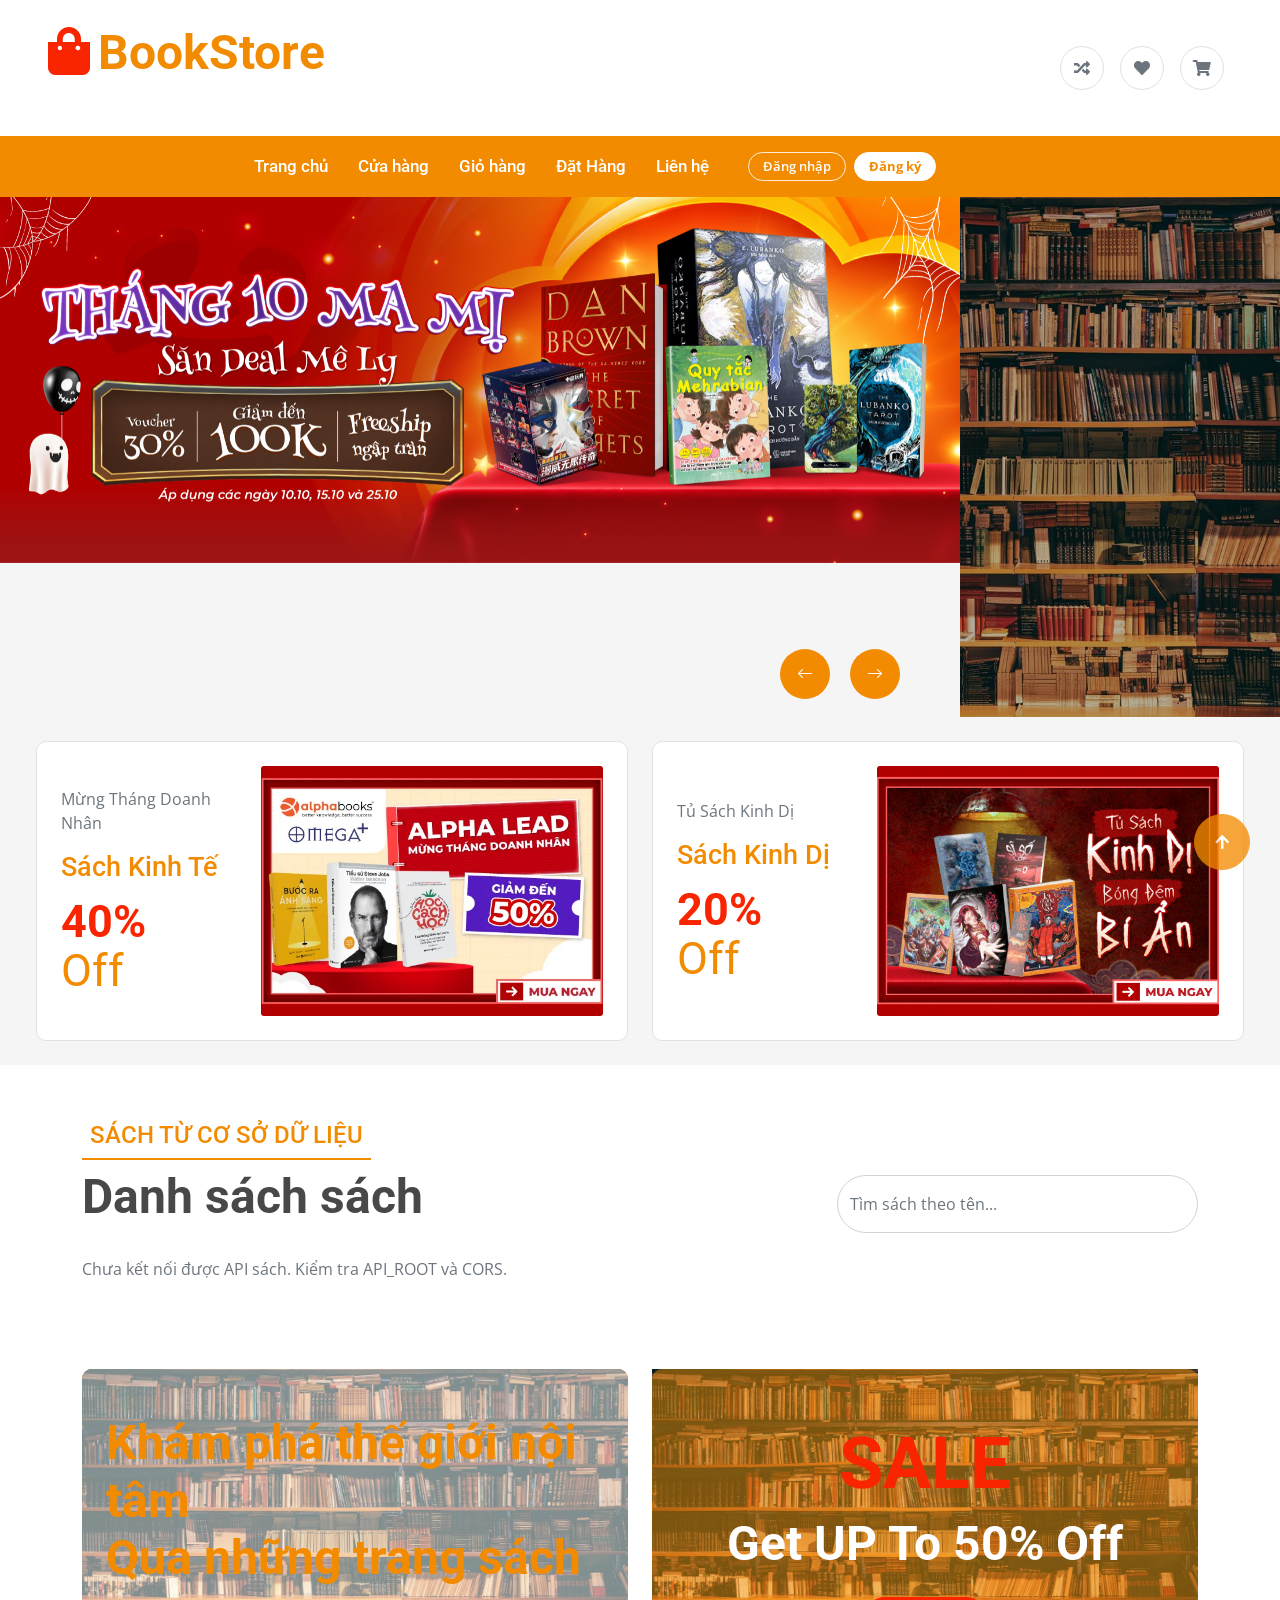
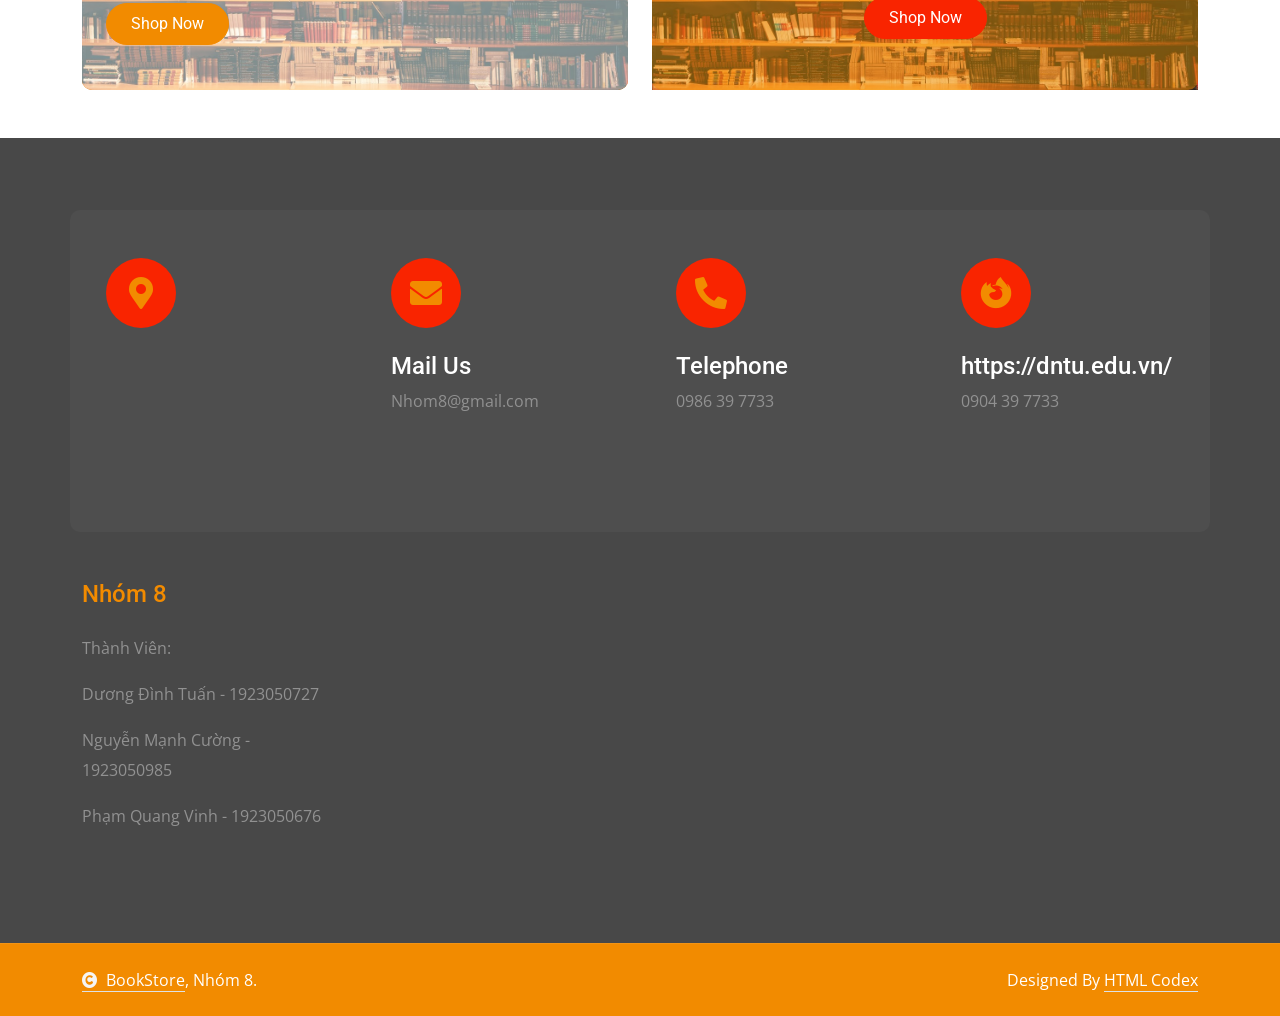
<file: Frontend/index.html>
<!DOCTYPE html>
<html lang="en">

    <head>
        <meta charset="utf-8">
        <title>BookStore</title>
        <meta content="width=device-width, initial-scale=1.0" name="viewport">
        <meta content="" name="keywords">
        <meta content="" name="description">

        <!-- Google Web Fonts -->
        <link rel="preconnect" href="https://fonts.googleapis.com">
        <link rel="preconnect" href="https://fonts.gstatic.com" crossorigin>
        <link href="https://fonts.googleapis.com/css2?family=Open+Sans:wght@400;500;600;700&family=Roboto:wght@400;500;700&display=swap" rel="stylesheet"> 

        <!-- Icon Font Stylesheet -->
        <link rel="stylesheet" href="https://use.fontawesome.com/releases/v5.15.4/css/all.css"/>
        <link href="https://cdn.jsdelivr.net/npm/bootstrap-icons@1.4.1/font/bootstrap-icons.css" rel="stylesheet">

        <!-- Libraries Stylesheet -->
        <link href="lib/animate/animate.min.css" rel="stylesheet">
        <link href="lib/owlcarousel/assets/owl.carousel.min.css" rel="stylesheet">


        <!-- Customized Bootstrap Stylesheet -->
        <link href="css/bootstrap.min.css" rel="stylesheet">

        <!-- Template Stylesheet -->
        <link href="css/style.css" rel="stylesheet">
    </head>

    <body>

        <!-- Spinner Start -->
        <div id="spinner" class="show bg-white position-fixed translate-middle w-100 vh-100 top-50 start-50 d-flex align-items-center justify-content-center">
            <div class="spinner-border text-primary" style="width: 3rem; height: 3rem;" role="status">
                <span class="sr-only">Loading...</span>
            </div>
        </div>
        <!-- Spinner End -->
        
        <div class="container-fluid px-5 py-4 d-none d-lg-block">
            <div class="row gx-0 align-items-center">

                <!-- Logo bên trái -->
                <div class="col-md-4 col-lg-3 text-start">
                    <a href="index.html" class="navbar-brand p-0">
                        <h1 class="display-5 text-primary m-0">
                            <i class="fas fa-shopping-bag text-secondary me-2"></i>BookStore
                        </h1>
                    </a>
                </div>

                <!-- Các biểu tượng bên phải -->
                <div class="col-md-8 col-lg-9">
                    <div class="d-flex align-items-center justify-content-end w-100">

                        <a href="#" class="text-muted d-flex align-items-center justify-content-center me-3">
                            <span class="rounded-circle btn-md-square border">
                                <i class="fas fa-random"></i>
                            </span>
                        </a>

                        <a href="favorites.html" class="text-muted d-flex align-items-center justify-content-center me-3">
                            <span class="rounded-circle btn-md-square border">
                                <i class="fas fa-heart"></i>
                            </span>
                        </a>

                        <a href="cart.html" class="text-muted d-flex align-items-center justify-content-center">
                            <span class="rounded-circle btn-md-square border">
                                <i class="fas fa-shopping-cart"></i>
                            </span>
                            <span class="text-dark ms-2"></span>
                        </a>

                    </div>
                </div>

            </div>
        </div>

        <!-- Topbar End -->

        <!-- Navbar & Hero Start -->
        <div class="container-fluid nav-bar p-0">
            <div class="row gx-0 bg-primary px-5 align-items-center">
                
                <div class="col-12 col-lg-9">
                    <nav class="navbar navbar-expand-lg navbar-light bg-primary ">
                        <a href="index.html" class="navbar-brand d-block d-lg-none">
                            <h1 class="display-5 text-secondary m-0"><i class="fas fa-shopping-bag text-white me-2"></i>Electro</h1>
                            <!-- <img src="img/logo.png" alt="Logo"> -->
                        </a>
                        <button class="navbar-toggler ms-auto" type="button" data-bs-toggle="collapse" data-bs-target="#navbarCollapse">
                            <span class="fa fa-bars fa-1x"></span>
                        </button>
                        <div class="collapse navbar-collapse" id="navbarCollapse">
                            <div class="navbar-nav ms-auto py-0">
                                <a href="index.html" class="nav-item nav-link active">Trang chủ</a>
                                <a href="shop.html" class="nav-item nav-link">Cửa hàng</a>
                                <a href="cart.html" class="nav-item nav-link">Giỏ hàng</a>
                                <a href="checkout.html" class="nav-item nav-link">Đặt Hàng</a>
                                <a href="contact.html" class="nav-item nav-link me-2">Liên hệ</a>                               
                            </div>
                        </div>
                    </nav>
                </div>
            </div>
        </div>
        <!-- Navbar & Hero End -->

            <!-- Carousel Start -->
            <div class="container-fluid carousel bg-light px-0">
                <div class="row g-0 align-items-stretch">

                    <!-- Banner lớn bên trái -->
                    <div class="col-12 col-lg-9">
                        <div class="header-carousel owl-carousel">

                            <!-- Slide 1 -->
                            <div class="header-carousel-item">
                                <a href="shop.html" class="banner-link">
                                    <img src="image/halloween.png"
                                        class="main-banner-image"
                                        alt="Khuyến mãi sách Halloween">
                                </a>
                            </div>

                            <!-- Slide 2 -->
                            <div class="header-carousel-item">
                                <a href="shop.html" class="banner-link">
                                    <img src="image/Naruto_Resize.png"
                                        class="main-banner-image"
                                        alt="Khuyến mãi sách Naruto">
                                </a>
                            </div>

                        </div>
                    </div>

                    <!-- Banner quảng cáo bên phải -->
                    <div class="col-12 col-lg-3">
                        <div class="carousel-header-banner">

                            <img src="image/ThuVien.jpg"
                                class="side-banner-image"
                                alt="Khuyến mãi đặc biệt">

                            <div class="carousel-banner">
                                <div class="carousel-banner-content text-center p-4">
                                    <a href="#" class="d-block mb-2"></a>
                                    <a href="#" class="d-block text-white fs-3">
                                        <br>
                                    </a>
                                    <del class="me-2 text-white fs-5"></del>
                                    <span class="text-primary fs-5"></span>
                                </div>

                                
                            </div>

                        </div>
                    </div>

                </div>
            </div>
            <!-- Carousel End -->


        


            <!-- Products Offer Start -->
            <div class="container-fluid bg-light py-4">
                <div class="container-fluid px-4">
                    <div class="row g-4">

                        <!-- Banner 1 -->
                        <div class="col-lg-6 wow fadeInLeft" data-wow-delay="0.2s">
                            <a href="shop.html"
                            class="offer-banner d-flex align-items-stretch border bg-white rounded">

                                <!-- Nội dung bên trái -->
                                <div class="offer-content">
                                    <p class="text-muted mb-3">
                                        Mừng Tháng Doanh Nhân
                                    </p>

                                    <h3 class="text-primary">Sách Kinh Tế</h3>

                                    <h1 class="offer-discount text-secondary mb-0">
                                        40%
                                        <span class="text-primary fw-normal">Off</span>
                                    </h1>
                                </div>

                                <!-- Ảnh bên phải -->
                                <div class="offer-image">
                                    <img src="image/banner1.png"
                                        alt="Sách trong thư viện">
                                </div>

                            </a>
                        </div>

                        <!-- Banner 2 -->
                        <div class="col-lg-6 wow fadeInRight" data-wow-delay="0.3s">
                            <a href="shop.html"
                            class="offer-banner d-flex align-items-stretch border bg-white rounded">

                                <!-- Nội dung bên trái -->
                                <div class="offer-content">
                                    <p class="text-muted mb-3">
                                        Tủ Sách Kinh Dị
                                    </p>

                                    <h3 class="text-primary">Sách Kinh Dị</h3>

                                    <h1 class="offer-discount text-secondary mb-0">
                                        20%
                                        <span class="text-primary fw-normal">Off</span>
                                    </h1>
                                </div>

                                <!-- Ảnh bên phải -->
                                <div class="offer-image">
                                    <img src="image/kinhdi.png"
                                        alt="Sách trong thư viện">
                                </div>

                            </a>
                        </div>

                    </div>
                </div>
            </div>
            <!-- Products Offer End -->



        <!-- Our Products Start: danh sach sach tu API/database -->
        <div>
            <div class="container py-5">
                <div class="row align-items-end g-3 mb-4">
                    <div class="col-lg-8">
                        <h4 class="text-primary border-bottom border-primary border-2 d-inline-block p-2 title-border-radius">SÁCH TỪ CƠ SỞ DỮ LIỆU</h4>
                        <h1 class="display-5 mb-2">Danh sách sách</h1>
                    </div>
                    <div class="col-lg-4">
                        <input id="api-book-search" class="form-control rounded-pill py-3" type="search" placeholder="Tìm sách theo tên..." aria-label="Tìm sách theo tên">
                    </div>
                </div>
                <p id="api-book-status" class="text-muted" role="status">Đang tải sách từ cơ sở dữ liệu...</p>
                <div id="api-books-home" class="row g-4"></div>
            </div>
        </div>
        <!-- Our Products End -->

        <!-- Product Banner Start -->
        <div class="container-fluid py-5">
            <div class="container">
                <div class="row g-4">
                    <div class="col-lg-6 wow fadeInLeft" data-wow-delay="0.1s">
                        <a href="#">
                            <div class="bg-primary rounded position-relative">
                                <img src="image/ThuVien.jpg" class="img-fluid w-100 rounded" alt="">
                                <div class="position-absolute top-0 start-0 w-100 h-100 d-flex flex-column justify-content-center rounded p-4" style="background: rgba(255, 255, 255, 0.5);">
                                    <h3 class="display-5 text-primary">Khám phá thế giới nội tâm <br> <span>Qua những trang sách</span></h3>
                                    <p class="fs-4 text-muted"></p>
                                    <a href="shop.html" class="btn btn-primary rounded-pill align-self-start py-2 px-4">Shop Now</a>
                                </div>
                            </div>
                        </a>
                    </div>
                    <div class="col-lg-6 wow fadeInRight" data-wow-delay="0.2s">
                        <a href="#">
                            <div class="text-center bg-primary rounded position-relative">
                                <img src="image/ThuVien.jpg" class="img-fluid w-100" alt="">
                                <div class="position-absolute top-0 start-0 w-100 h-100 d-flex flex-column justify-content-center rounded p-4" style="background: rgba(242, 139, 0, 0.5);">
                                    <h2 class="display-2 text-secondary">SALE</h2>
                                    <h4 class="display-5 text-white mb-4">Get UP To 50% Off</h4>
                                    <a href="shop.html" class="btn btn-secondary rounded-pill align-self-center py-2 px-4">Shop Now</a>
                                </div>
                            </div>
                        </a>
                    </div>
                </div>
            </div>
        </div>
        <!-- Product Banner End -->

        <!-- Các danh sách sản phẩm mẫu của template đã được thay bằng dữ liệu sách từ API ở phía trên. -->


        <!-- Footer Start -->
        <div class="container-fluid footer py-5 wow fadeIn" data-wow-delay="0.2s">
            <div class="container py-5">
                <div class="row g-4 rounded mb-5" style="background: rgba(255, 255, 255, .03);">
                    <div class="col-md-6 col-lg-6 col-xl-3">
                        <div class="rounded p-4">
                            <div class="rounded-circle bg-secondary d-flex align-items-center justify-content-center mb-4" style="width: 70px; height: 70px;">
                                <i class="fas fa-map-marker-alt fa-2x text-primary"></i>
                            </div>
                            <div>
                                 <iframe class="rounded w-100" 
                                style="height: 100%;" src="https://www.google.com/maps/embed?pb=!1m18!1m12!1m3!1d777.1748616097559!2d106.86914354915587!3d10.984803664528533!2m3!1f0!2f0!3f0!3m2!1i1024!2i768!4f13.1!3m3!1m2!1s0x3174ddb237f9dd59%3A0x3ff1538c511f05d7!2zVHLGsOG7nW5nIMSQ4bqhaSBI4buNYyBDw7RuZyBOZ2jhu4cgxJDhu5NuZyBOYWk!5e0!3m2!1svi!2s!4v1793100616523!5m2!1svi!2s" width="600" height="450" style="border:0;" allowfullscreen="" loading="lazy" referrerpolicy="strict-origin-when-cross-origin" 
                                loading="lazy" referrerpolicy="no-referrer-when-downgrade"></iframe>
                            </div>
                        </div>
                    </div>
                    <div class="col-md-6 col-lg-6 col-xl-3">
                        <div class="rounded p-4">
                            <div class="rounded-circle bg-secondary d-flex align-items-center justify-content-center mb-4" style="width: 70px; height: 70px;">
                                <i class="fas fa-envelope fa-2x text-primary"></i>
                            </div>
                            <div>
                                <h4 class="text-white">Mail Us</h4>
                                <p class="mb-2">Nhom8@gmail.com</p>
                            </div>
                        </div>
                    </div>
                    <div class="col-md-6 col-lg-6 col-xl-3">
                        <div class="rounded p-4">
                            <div class="rounded-circle bg-secondary d-flex align-items-center justify-content-center mb-4" style="width: 70px; height: 70px;">
                                <i class="fa fa-phone-alt fa-2x text-primary"></i>
                            </div>
                            <div>
                                <h4 class="text-white">Telephone</h4>
                                <p class="mb-2">0986 39 7733</p>
                            </div>
                        </div>
                    </div>
                    <div class="col-md-6 col-lg-6 col-xl-3">
                        <div class="rounded p-4">
                            <div class="rounded-circle bg-secondary d-flex align-items-center justify-content-center mb-4" style="width: 70px; height: 70px;">
                                <i class="fab fa-firefox-browser fa-2x text-primary"></i>
                            </div>
                            <div>
                                <h4 class="text-white">https://dntu.edu.vn/</h4>
                                <p class="mb-2">0904 39 7733</p>
                            </div>
                        </div>
                    </div>
                </div>
                <div class="row g-5">
                    <div class="col-md-6 col-lg-6 col-xl-3">
                        <div class="footer-item d-flex flex-column">
                            <div class="footer-item">
                                <h4 class="text-primary mb-4">Nhóm 8</h4>
                                <p class="mb-3">Thành Viên:</p>
                                <p>Dương Đình Tuấn - 1923050727</p>
                                <p>Nguyễn Mạnh Cường - 1923050985</p>
                                <p>Phạm Quang Vinh - 1923050676</p>
                                
                            </div>
                        </div>
                    </div>
                </div>
            </div>
        </div>
        <!-- Footer End -->

        
        <!-- Copyright Start -->
        <div class="container-fluid copyright py-4">
            <div class="container">
                <div class="row g-4 align-items-center">
                    <div class="col-md-6 text-center text-md-start mb-md-0">
                        <span class="text-white"><a href="#" class="border-bottom text-white"><i class="fas fa-copyright text-light me-2"></i>BookStore</a>, Nhóm 8.</span>
                    </div>
                    <div class="col-md-6 text-center text-md-end text-white">
                        
                        <!--/*** The author’s attribution link must remain intact in the template. ***/-->
                        <!--/*** If you wish to remove this credit link, please purchase the Pro Version . ***/-->
                        Designed By <a class="border-bottom text-white" href="https://htmlcodex.com">HTML Codex</a>
                    </div>
                </div>
            </div>
        </div>
        <!-- Copyright End -->


        <!-- Back to Top -->
        <a href="#" class="btn btn-primary btn-lg-square back-to-top"><i class="fa fa-arrow-up"></i></a>   

        
    <!-- JavaScript Libraries -->
    <script src="https://ajax.googleapis.com/ajax/libs/jquery/3.6.4/jquery.min.js"></script>
    <script src="https://cdn.jsdelivr.net/npm/bootstrap@5.0.0/dist/js/bootstrap.bundle.min.js"></script>
    <script src="lib/wow/wow.min.js"></script>
    <script src="lib/owlcarousel/owl.carousel.min.js"></script>
    

    <!-- Template Javascript -->
    <script src="js/main.js"></script>
        <script src="js/api-store.js"></script>
</body>

</html>
</file>
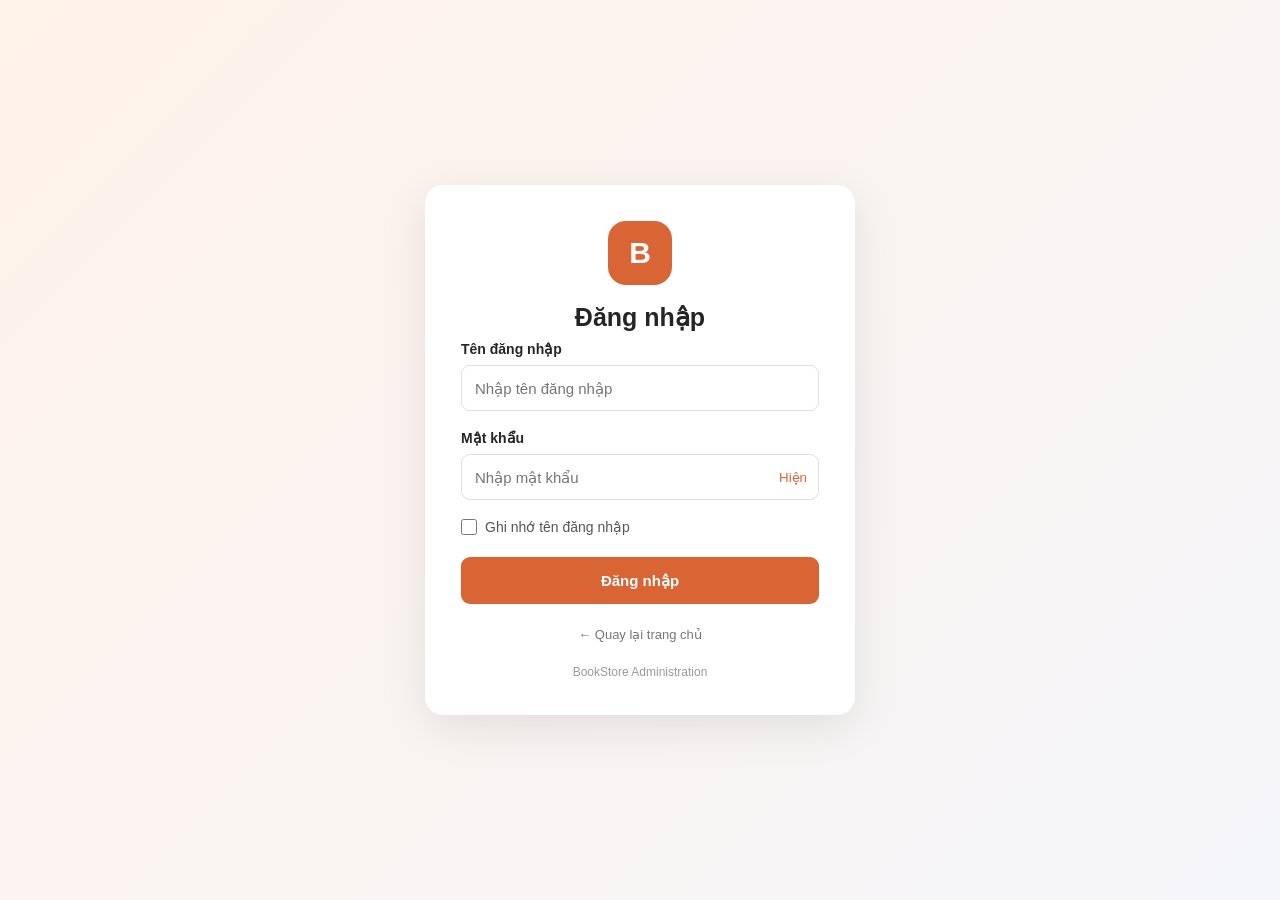
<file: Frontend/admin.html>
<!doctype html>
<html lang="vi">
<head>
  <meta charset="utf-8">
  <meta name="viewport" content="width=device-width,initial-scale=1">
  <title>Quản trị BookStore</title>
  <link rel="stylesheet" href="css/admin.css">\n  <style>
    .admin-chat-layout{display:grid;grid-template-columns:minmax(250px,320px) minmax(0,1fr);gap:18px;min-height:560px}
    .admin-chat-contacts,.admin-chat-conversation{min-width:0;display:flex;flex-direction:column;overflow:hidden}
    .admin-chat-panel-heading,.admin-chat-conversation-header{padding:18px;border-bottom:1px solid #e9edf3}
    .admin-chat-panel-heading{display:flex;align-items:center;justify-content:space-between;gap:10px}
    .admin-chat-panel-heading h3,.admin-chat-conversation-header h3{margin:0;font-size:16px}
    .admin-chat-panel-heading .muted,.admin-chat-conversation-header .muted{margin:5px 0 0;font-size:12px}
    .admin-chat-search{padding:12px;border-bottom:1px solid #e9edf3}
    .admin-chat-search input{width:100%;padding:10px 12px;border:1px solid #dce2ea;border-radius:8px}
    .admin-chat-contact-list{overflow:auto;max-height:620px}
    .admin-chat-contact{width:100%;display:flex;gap:11px;align-items:center;text-align:left;padding:14px;border:0;border-bottom:1px solid #eef1f5;background:#fff;cursor:pointer}
    .admin-chat-contact:hover,.admin-chat-contact.active{background:#f0f5ff}
    .admin-chat-avatar{width:40px;height:40px;flex:0 0 40px;border-radius:50%;display:grid;place-items:center;background:#e6edff;color:#3157b7;font-weight:700}
    .admin-chat-contact-text{min-width:0;flex:1}
    .admin-chat-contact-name{display:block;font-weight:600;color:#222;overflow:hidden;text-overflow:ellipsis;white-space:nowrap}
    .admin-chat-contact-preview{display:block;font-size:12px;color:#788292;margin-top:4px;overflow:hidden;text-overflow:ellipsis;white-space:nowrap}
    .admin-chat-contact-time{font-size:11px;color:#8b94a3;white-space:nowrap}
    .admin-chat-messages{flex:1;min-height:350px;max-height:520px;overflow:auto;padding:20px;background:#f8faff;display:flex;flex-direction:column;gap:12px}
    .admin-chat-message{max-width:78%;padding:10px 13px;border-radius:12px;background:#fff;border:1px solid #e6eaf1;align-self:flex-start;overflow-wrap:anywhere}
    .admin-chat-message.mine{align-self:flex-end;background:#e7efff;border-color:#d5e2ff}
    .admin-chat-message-sender{font-size:11px;font-weight:700;color:#3157b7;margin-bottom:4px}
    .admin-chat-message-body{white-space:pre-wrap}
    .admin-chat-message-time{display:block;font-size:10px;color:#7c8797;margin-top:6px;text-align:right}
    .admin-chat-send-form{display:flex;gap:10px;padding:14px;border-top:1px solid #e9edf3}
    .admin-chat-send-form input{flex:1;min-width:0;border:1px solid #dce2ea;border-radius:8px;padding:11px 12px}
    .admin-chat-send-form button{flex:0 0 auto}
    .admin-chat-empty{padding:24px;text-align:center;color:#8791a0;font-size:13px}
    @media(max-width:800px){.admin-chat-layout{grid-template-columns:1fr}.admin-chat-contact-list{max-height:260px}.admin-chat-messages{min-height:300px}}
  </style>
</head>
<body>
  <div class="admin-shell">
    <aside class="sidebar" id="sidebar">
      <a class="brand" href="index.html"><span class="brand-mark">B</span><span><b>BookStore</b><small>ADMIN CONSOLE</small></span></a>
      <div class="side-label">QUẢN LÝ CỬA HÀNG</div>
      <nav id="mainNav">
        <button class="nav-item active" data-view="dashboard"><span>▦</span>Tổng quan</button>
        <button class="nav-item" data-view="books"><span>▤</span>Sách</button>
        <button class="nav-item" data-view="genres"><span>◈</span>Thể loại</button>
        <button class="nav-item" data-view="authors"><span>✎</span>Tác giả</button>
        <button class="nav-item" data-view="publishers"><span>▣</span>Nhà xuất bản</button>
        <button class="nav-item" data-view="customers"><span>♙</span>Khách hàng</button>
        <button class="nav-item" data-view="orders"><span>▧</span>Hóa đơn</button>
        <button class="nav-item" data-view="messages"><span>✉</span>Tin nhắn</button>
      </nav>
      <div class="sidebar-bottom">
        <div class="admin-profile"><div class="avatar">A</div><div><b id="adminName">Quản trị viên</b><small>Administrator</small></div></div>
        <button id="logoutBtn" class="logout-btn">↪ Đăng xuất</button>
      </div>
    </aside>

    <main class="main-area">
      <header class="topbar">
        <button class="mobile-menu" id="mobileMenu" aria-label="Mở menu">☰</button>
        <div><span class="eyebrow">BOOKSTORE / ADMIN</span><h1 id="pageTitle">Tổng quan</h1></div>
        <div class="topbar-right"><span class="status-dot"></span><span>Đang kết nối API</span><button class="icon-button" id="refreshBtn" title="Tải lại dữ liệu">↻</button></div>
      </header>
      <section class="content">
        <div id="notice" class="notice" hidden></div>

        <section class="view active" id="view-dashboard">
          <div class="welcome-row"><div><h2>Xin chào, <span id="welcomeName">Admin</span> 👋</h2><p class="muted">Đây là tình hình hiện tại của cửa hàng sách.</p></div><button class="btn btn-outline" id="dashboardRefresh">↻ Làm mới dữ liệu</button></div>
          <div class="stats-grid">
            <article class="stat-card"><div class="stat-icon purple">▤</div><p>Tổng số sách</p><strong id="statBooks">—</strong><small>Danh mục sách trong API</small></article>
            <article class="stat-card"><div class="stat-icon blue">♙</div><p>Khách hàng</p><strong id="statCustomers">—</strong><small>Tài khoản được API trả về</small></article>
            <article class="stat-card"><div class="stat-icon orange">▧</div><p>Hóa đơn</p><strong id="statOrders">—</strong><small>Tổng hóa đơn trong hệ thống</small></article>
            <article class="stat-card"><div class="stat-icon green">₫</div><p>Đã thanh toán</p><strong id="statPaid">—</strong><small>Số hóa đơn đã thanh toán</small></article>
          </div>
          <div class="panel dashboard-panel"><div class="panel-heading"><div><h3>Thao tác nhanh</h3><p class="muted">Chọn một mục để bắt đầu quản lý dữ liệu.</p></div></div><div class="quick-actions">
            <button data-goto="books" class="quick-card"><span>＋</span><b>Quản lý sách</b><small>Thêm, sửa và xóa sách</small></button>
            <button data-goto="genres" class="quick-card"><span>◈</span><b>Thể loại</b><small>Quản lý danh mục thể loại</small></button>
            <button data-goto="customers" class="quick-card"><span>♙</span><b>Khách hàng</b><small>Xem tài khoản khách hàng</small></button>
            <button data-goto="orders" class="quick-card"><span>▧</span><b>Hóa đơn</b><small>Kiểm tra và cập nhật thanh toán</small></button>
          </div></div>
          <div class="panel"><div class="panel-heading"><div><h3>Hóa đơn gần đây</h3><p class="muted">Dữ liệu được lấy trực tiếp từ API.</p></div><button class="btn btn-sm btn-outline" data-goto="orders">Xem tất cả</button></div><div class="table-wrap"><table><thead><tr><th>Mã hóa đơn</th><th>Ngày lập</th><th>Tổng tiền</th><th>Thanh toán</th><th></th></tr></thead><tbody id="recentOrders"><tr><td colspan="5" class="empty-cell">Đang tải dữ liệu...</td></tr></tbody></table></div></div>
        </section>

        <section class="view" id="view-books">
          <div class="toolbar"><div class="search-box"><span>⌕</span><input id="bookSearch" placeholder="Tìm theo tên sách, tác giả..."></div><button class="btn btn-primary" id="addBookBtn">＋ Thêm sách</button></div>
          <div class="panel"><div class="table-wrap"><table><thead><tr><th>Sách</th><th>Thể loại</th><th>Tác giả</th><th>Nhà xuất bản</th><th>Giá bán</th><th>Thao tác</th></tr></thead><tbody id="booksTable"><tr><td colspan="6" class="empty-cell">Đang tải...</td></tr></tbody></table></div></div>
        </section>

        <section class="view" id="view-genres">
          <div class="toolbar"><div><h2>Danh sách thể loại</h2><p class="muted">Thêm, sửa hoặc xóa thể loại sách.</p></div><button class="btn btn-primary" id="addGenreBtn">＋ Thêm thể loại</button></div>
          <div class="panel"><div class="table-wrap"><table><thead><tr><th>Mã</th><th>Tên thể loại</th><th>Thao tác</th></tr></thead><tbody id="genresTable"><tr><td colspan="3" class="empty-cell">Đang tải...</td></tr></tbody></table></div></div>
        </section>

        <section class="view" id="view-authors">
          <div class="toolbar"><div><h2>Danh sách tác giả</h2><p class="muted">Quản lý thông tin tác giả.</p></div><button class="btn btn-primary" id="addAuthorBtn">＋ Thêm tác giả</button></div>
          <div class="panel"><div class="table-wrap"><table><thead><tr><th>Mã</th><th>Tên tác giả</th><th>Thao tác</th></tr></thead><tbody id="authorsTable"><tr><td colspan="3" class="empty-cell">Đang tải...</td></tr></tbody></table></div></div>
        </section>

        <section class="view" id="view-publishers">
          <div class="toolbar"><div><h2>Danh sách nhà xuất bản</h2><p class="muted">Quản lý tên và địa chỉ nhà xuất bản.</p></div><button class="btn btn-primary" id="addPublisherBtn">＋ Thêm nhà xuất bản</button></div>
          <div class="panel"><div class="table-wrap"><table><thead><tr><th>Mã</th><th>Tên nhà xuất bản</th><th>Địa chỉ</th><th>Thao tác</th></tr></thead><tbody id="publishersTable"><tr><td colspan="4" class="empty-cell">Đang tải...</td></tr></tbody></table></div></div>
        </section>

        <section class="view" id="view-customers">
          <div class="toolbar"><div><h2>Danh sách khách hàng</h2><p class="muted">Thông tin được đọc từ endpoint quản trị khách hàng.</p></div><div class="search-box"><span>⌕</span><input id="customerSearch" placeholder="Tìm tên, email, số điện thoại..."></div></div>
          <div class="panel"><div class="table-wrap"><table><thead><tr><th>Khách hàng</th><th>Email</th><th>Số điện thoại</th><th>Vai trò</th><th>Xác minh</th><th></th></tr></thead><tbody id="customersTable"><tr><td colspan="6" class="empty-cell">Đang tải...</td></tr></tbody></table></div></div>
        </section>

        <section class="view" id="view-orders">
          <div class="toolbar"><div><h2>Quản lý hóa đơn</h2><p class="muted">Xem chi tiết, sửa thông tin nhận hàng và trạng thái thanh toán.</p></div><div class="search-box"><span>⌕</span><input id="orderSearch" placeholder="Tìm mã hóa đơn, tên người nhận..."></div></div>
          <div class="panel"><div class="table-wrap"><table><thead><tr><th>Mã hóa đơn</th><th>Ngày lập</th><th>Người nhận</th><th>Tổng tiền</th><th>Thanh toán</th><th>Thao tác</th></tr></thead><tbody id="ordersTable"><tr><td colspan="6" class="empty-cell">Đang tải...</td></tr></tbody></table></div></div>
        </section>

        <section class="view" id="view-messages">
          <div class="toolbar">
            <div><h2>Tin nhắn khách hàng</h2><p class="muted">Chọn khách hàng đã trò chuyện để xem lịch sử và phản hồi.</p></div>
            <button class="btn btn-outline" id="refreshMessagesBtn">↻ Làm mới</button>
          </div>
          <div class="admin-chat-layout">
            <aside class="panel admin-chat-contacts">
              <div class="admin-chat-panel-heading"><h3>Cuộc trò chuyện</h3><span id="chatContactCount" class="muted">0 khách hàng</span></div>
              <div class="admin-chat-search"><input id="chatCustomerSearch" type="search" placeholder="Tìm khách hàng..."></div>
              <div id="adminChatContacts" class="admin-chat-contact-list"><div class="empty-cell">Đang tải cuộc trò chuyện...</div></div>
            </aside>
            <section class="panel admin-chat-conversation">
              <div class="admin-chat-conversation-header">
                <div><h3 id="adminChatPartnerName">Chọn một khách hàng</h3><p id="adminChatPartnerInfo" class="muted">Lịch sử tin nhắn sẽ hiển thị tại đây.</p></div>
              </div>
              <div id="adminChatMessages" class="admin-chat-messages"><div class="empty-cell">Chọn khách hàng ở danh sách bên trái.</div></div>
              <form id="adminChatSendForm" class="admin-chat-send-form">
                <input id="adminChatMessageInput" type="text" maxlength="2000" placeholder="Nhập tin nhắn trả lời..." autocomplete="off" disabled>
                <button id="adminChatSendBtn" type="submit" class="btn btn-primary" disabled>Gửi</button>
              </form>
            </section>
          </div>
        </section>
      </section>
    </main>
  </div>

  <div class="modal-backdrop" id="modalBackdrop" hidden><section class="modal" role="dialog" aria-modal="true" aria-labelledby="modalTitle"><div class="modal-header"><div><p class="eyebrow">BOOKSTORE ADMIN</p><h2 id="modalTitle">Chỉnh sửa</h2></div><button class="icon-button" id="closeModal" aria-label="Đóng">×</button></div><div id="modalBody"></div></section></div>
  <script src="js/admin.js"></script>
</body>
</html>
</file>
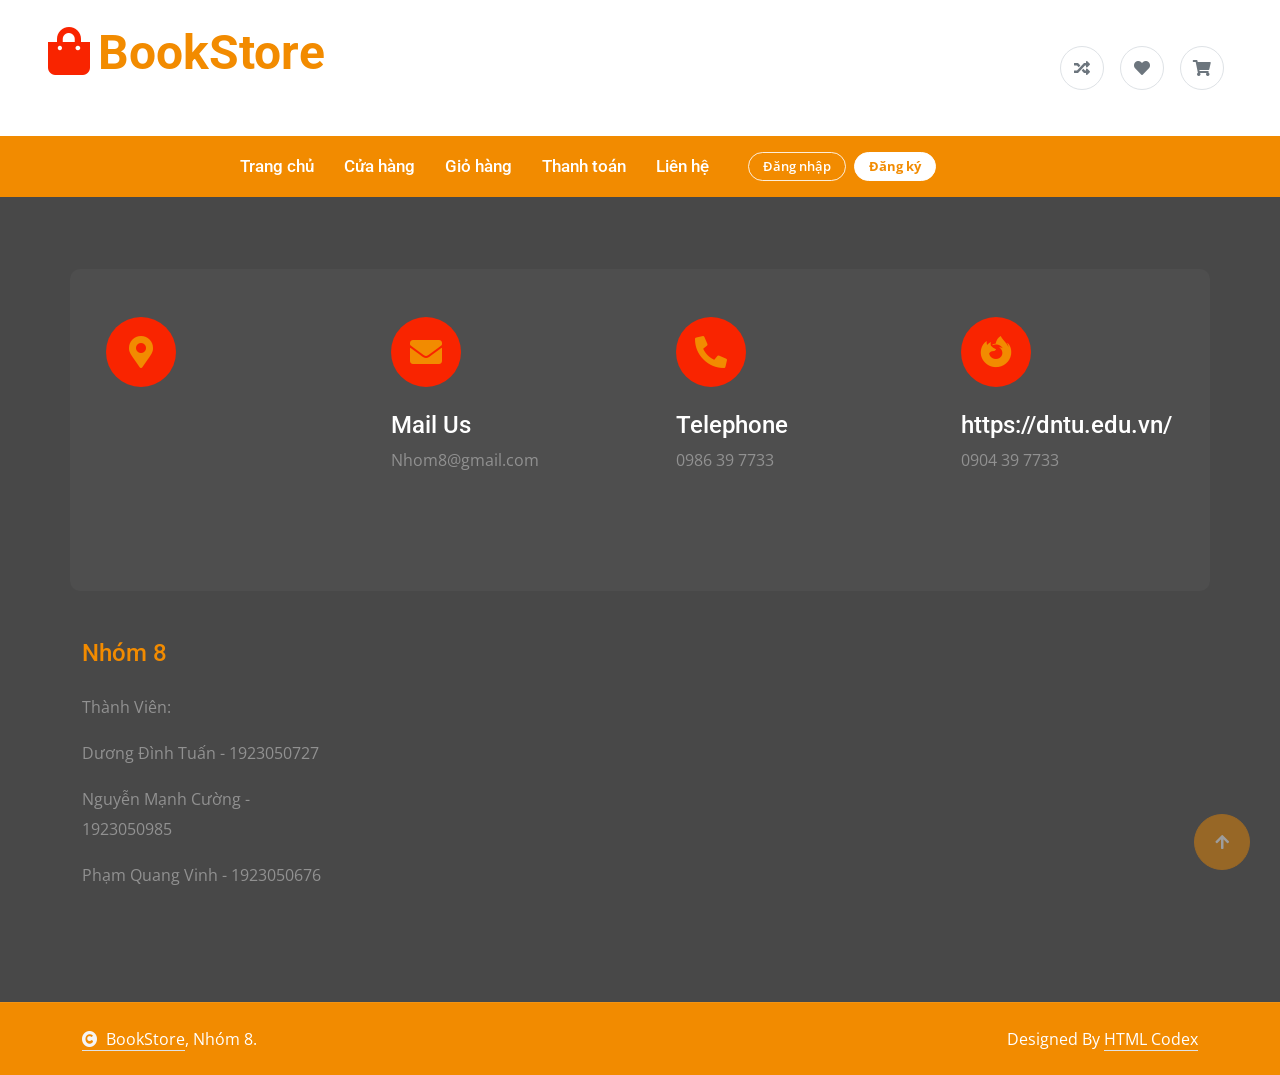
<file: Frontend/book.html>
<!DOCTYPE html>
<html lang="en">

    <head>
        <meta charset="utf-8">
        <title>Electro - Electronics Website Template</title>
        <meta content="width=device-width, initial-scale=1.0" name="viewport">
        <meta content="" name="keywords">
        <meta content="" name="description">

        <!-- Google Web Fonts -->
        <link rel="preconnect" href="https://fonts.googleapis.com">
        <link rel="preconnect" href="https://fonts.gstatic.com" crossorigin>
        <link href="https://fonts.googleapis.com/css2?family=Open+Sans:wght@400;500;600;700&family=Roboto:wght@400;500;700&display=swap" rel="stylesheet"> 

        <!-- Icon Font Stylesheet -->
        <link rel="stylesheet" href="https://use.fontawesome.com/releases/v5.15.4/css/all.css"/>
        <link href="https://cdn.jsdelivr.net/npm/bootstrap-icons@1.4.1/font/bootstrap-icons.css" rel="stylesheet">

        <!-- Libraries Stylesheet -->
        <link href="lib/animate/animate.min.css" rel="stylesheet">
        <link href="lib/owlcarousel/assets/owl.carousel.min.css" rel="stylesheet">


        <!-- Customized Bootstrap Stylesheet -->
        <link href="css/bootstrap.min.css" rel="stylesheet">

        <!-- Template Stylesheet -->
        <link href="css/style.css" rel="stylesheet">
    </head>

    <body>

        <!-- Spinner Start -->
        <div id="spinner" class="show bg-white position-fixed translate-middle w-100 vh-100 top-50 start-50 d-flex align-items-center justify-content-center">
            <div class="spinner-border text-primary" style="width: 3rem; height: 3rem;" role="status">
                <span class="sr-only">Loading...</span>
            </div>
        </div>
        <!-- Spinner End -->


        <!-- Topbar Start -->
        <div class="container-fluid px-5 py-4 d-none d-lg-block">
            <div class="row gx-0 align-items-center">

                <!-- Logo bên trái -->
                <div class="col-md-4 col-lg-3 text-start">
                    <a href="index.html" class="navbar-brand p-0">
                        <h1 class="display-5 text-primary m-0">
                            <i class="fas fa-shopping-bag text-secondary me-2"></i>BookStore
                        </h1>
                    </a>
                </div>

                <!-- Các biểu tượng bên phải -->
                <div class="col-md-8 col-lg-9">
                    <div class="d-flex align-items-center justify-content-end w-100">

                        <a href="#" class="text-muted d-flex align-items-center justify-content-center me-3">
                            <span class="rounded-circle btn-md-square border">
                                <i class="fas fa-random"></i>
                            </span>
                        </a>

                        <a href="favorites.html" class="text-muted d-flex align-items-center justify-content-center me-3">
                            <span class="rounded-circle btn-md-square border">
                                <i class="fas fa-heart"></i>
                            </span>
                        </a>

                        <a href="cart.html" class="text-muted d-flex align-items-center justify-content-center">
                            <span class="rounded-circle btn-md-square border">
                                <i class="fas fa-shopping-cart"></i>
                            </span>
                            <span class="text-dark ms-2"></span>
                        </a>

                    </div>
                </div>

            </div>
        </div>

        <!-- Topbar End -->

        <!-- Navbar & Hero Start -->
        <div class="container-fluid nav-bar p-0">
            <div class="row gx-0 bg-primary px-5 align-items-center">
                <div class="col-12 col-lg-9">
                    <nav class="navbar navbar-expand-lg navbar-light bg-primary ">
                        <a href="" class="navbar-brand d-block d-lg-none">
                            <h1 class="display-5 text-secondary m-0"><i class="fas fa-shopping-bag text-white me-2"></i>Electro</h1>
                            <!-- <img src="img/logo.png" alt="Logo"> -->
                        </a>
                        <button class="navbar-toggler ms-auto" type="button" data-bs-toggle="collapse" data-bs-target="#navbarCollapse">
                            <span class="fa fa-bars fa-1x"></span>
                        </button>
                        <div class="collapse navbar-collapse" id="navbarCollapse">
                            <div class="navbar-nav ms-auto py-0">
                                <a href="index.html" class="nav-item nav-link">Trang chủ</a>
                                <a href="shop.html" class="nav-item nav-link active">Cửa hàng</a>
                                <a href="cart.html" class="nav-item nav-link">Giỏ hàng</a>
                                <a href="checkout.html" class="nav-item nav-link">Thanh toán</a>
                                <a href="contact.html" class="nav-item nav-link me-2">Liên hệ</a>
                            
                            </div>
                    </nav>
                </div>
            </div>
        </div>
        <!-- Navbar & Hero End -->
  <!-- Footer Start -->
        <div class="container-fluid footer py-5 wow fadeIn" data-wow-delay="0.2s">
            <div class="container py-5">
                <div class="row g-4 rounded mb-5" style="background: rgba(255, 255, 255, .03);">
                    <div class="col-md-6 col-lg-6 col-xl-3">
                        <div class="rounded p-4">
                            <div class="rounded-circle bg-secondary d-flex align-items-center justify-content-center mb-4" style="width: 70px; height: 70px;">
                                <i class="fas fa-map-marker-alt fa-2x text-primary"></i>
                            </div>
                            <div>
                                 <iframe class="rounded w-100" 
                                style="height: 100%;" src="https://www.google.com/maps/embed?pb=!1m18!1m12!1m3!1d777.1748616097559!2d106.86914354915587!3d10.984803664528533!2m3!1f0!2f0!3f0!3m2!1i1024!2i768!4f13.1!3m3!1m2!1s0x3174ddb237f9dd59%3A0x3ff1538c511f05d7!2zVHLGsOG7nW5nIMSQ4bqhaSBI4buNYyBDw7RuZyBOZ2jhu4cgxJDhu5NuZyBOYWk!5e0!3m2!1svi!2s!4v1793100616523!5m2!1svi!2s" width="600" height="450" style="border:0;" allowfullscreen="" loading="lazy" referrerpolicy="strict-origin-when-cross-origin" 
                                loading="lazy" referrerpolicy="no-referrer-when-downgrade"></iframe>
                            </div>
                        </div>
                    </div>
                    <div class="col-md-6 col-lg-6 col-xl-3">
                        <div class="rounded p-4">
                            <div class="rounded-circle bg-secondary d-flex align-items-center justify-content-center mb-4" style="width: 70px; height: 70px;">
                                <i class="fas fa-envelope fa-2x text-primary"></i>
                            </div>
                            <div>
                                <h4 class="text-white">Mail Us</h4>
                                <p class="mb-2">Nhom8@gmail.com</p>
                            </div>
                        </div>
                    </div>
                    <div class="col-md-6 col-lg-6 col-xl-3">
                        <div class="rounded p-4">
                            <div class="rounded-circle bg-secondary d-flex align-items-center justify-content-center mb-4" style="width: 70px; height: 70px;">
                                <i class="fa fa-phone-alt fa-2x text-primary"></i>
                            </div>
                            <div>
                                <h4 class="text-white">Telephone</h4>
                                <p class="mb-2">0986 39 7733</p>
                            </div>
                        </div>
                    </div>
                    <div class="col-md-6 col-lg-6 col-xl-3">
                        <div class="rounded p-4">
                            <div class="rounded-circle bg-secondary d-flex align-items-center justify-content-center mb-4" style="width: 70px; height: 70px;">
                                <i class="fab fa-firefox-browser fa-2x text-primary"></i>
                            </div>
                            <div>
                                <h4 class="text-white">https://dntu.edu.vn/</h4>
                                <p class="mb-2">0904 39 7733</p>
                            </div>
                        </div>
                    </div>
                </div>
                <div class="row g-5">
                    <div class="col-md-6 col-lg-6 col-xl-3">
                        <div class="footer-item d-flex flex-column">
                            <div class="footer-item">
                                <h4 class="text-primary mb-4">Nhóm 8</h4>
                                <p class="mb-3">Thành Viên:</p>
                                <p>Dương Đình Tuấn - 1923050727</p>
                                <p>Nguyễn Mạnh Cường - 1923050985</p>
                                <p>Phạm Quang Vinh - 1923050676</p>
                                
                            </div>
                        </div>
                    </div>
                </div>
            </div>
        </div>
        <!-- Footer End -->

        
        <!-- Copyright Start -->
        <div class="container-fluid copyright py-4">
            <div class="container">
                <div class="row g-4 align-items-center">
                    <div class="col-md-6 text-center text-md-start mb-md-0">
                        <span class="text-white"><a href="#" class="border-bottom text-white"><i class="fas fa-copyright text-light me-2"></i>BookStore</a>, Nhóm 8.</span>
                    </div>
                    <div class="col-md-6 text-center text-md-end text-white">
                        
                        <!--/*** The author’s attribution link must remain intact in the template. ***/-->
                        <!--/*** If you wish to remove this credit link, please purchase the Pro Version . ***/-->
                        Designed By <a class="border-bottom text-white" href="https://htmlcodex.com">HTML Codex</a>
                    </div>
                </div>
            </div>
        </div>
        <!-- Copyright End -->


        <!-- Back to Top -->
        <a href="#" class="btn btn-primary btn-lg-square back-to-top"><i class="fa fa-arrow-up"></i></a>   

        
    <!-- JavaScript Libraries -->
    <script src="https://ajax.googleapis.com/ajax/libs/jquery/3.6.4/jquery.min.js"></script>
    <script src="https://cdn.jsdelivr.net/npm/bootstrap@5.0.0/dist/js/bootstrap.bundle.min.js"></script>
    <script src="lib/wow/wow.min.js"></script>
    <script src="lib/owlcarousel/owl.carousel.min.js"></script>
    

    <!-- Template Javascript -->
    <script src="js/main.js"></script>
        <script src="js/api-store.js"></script>
</body>

</html>
</file>
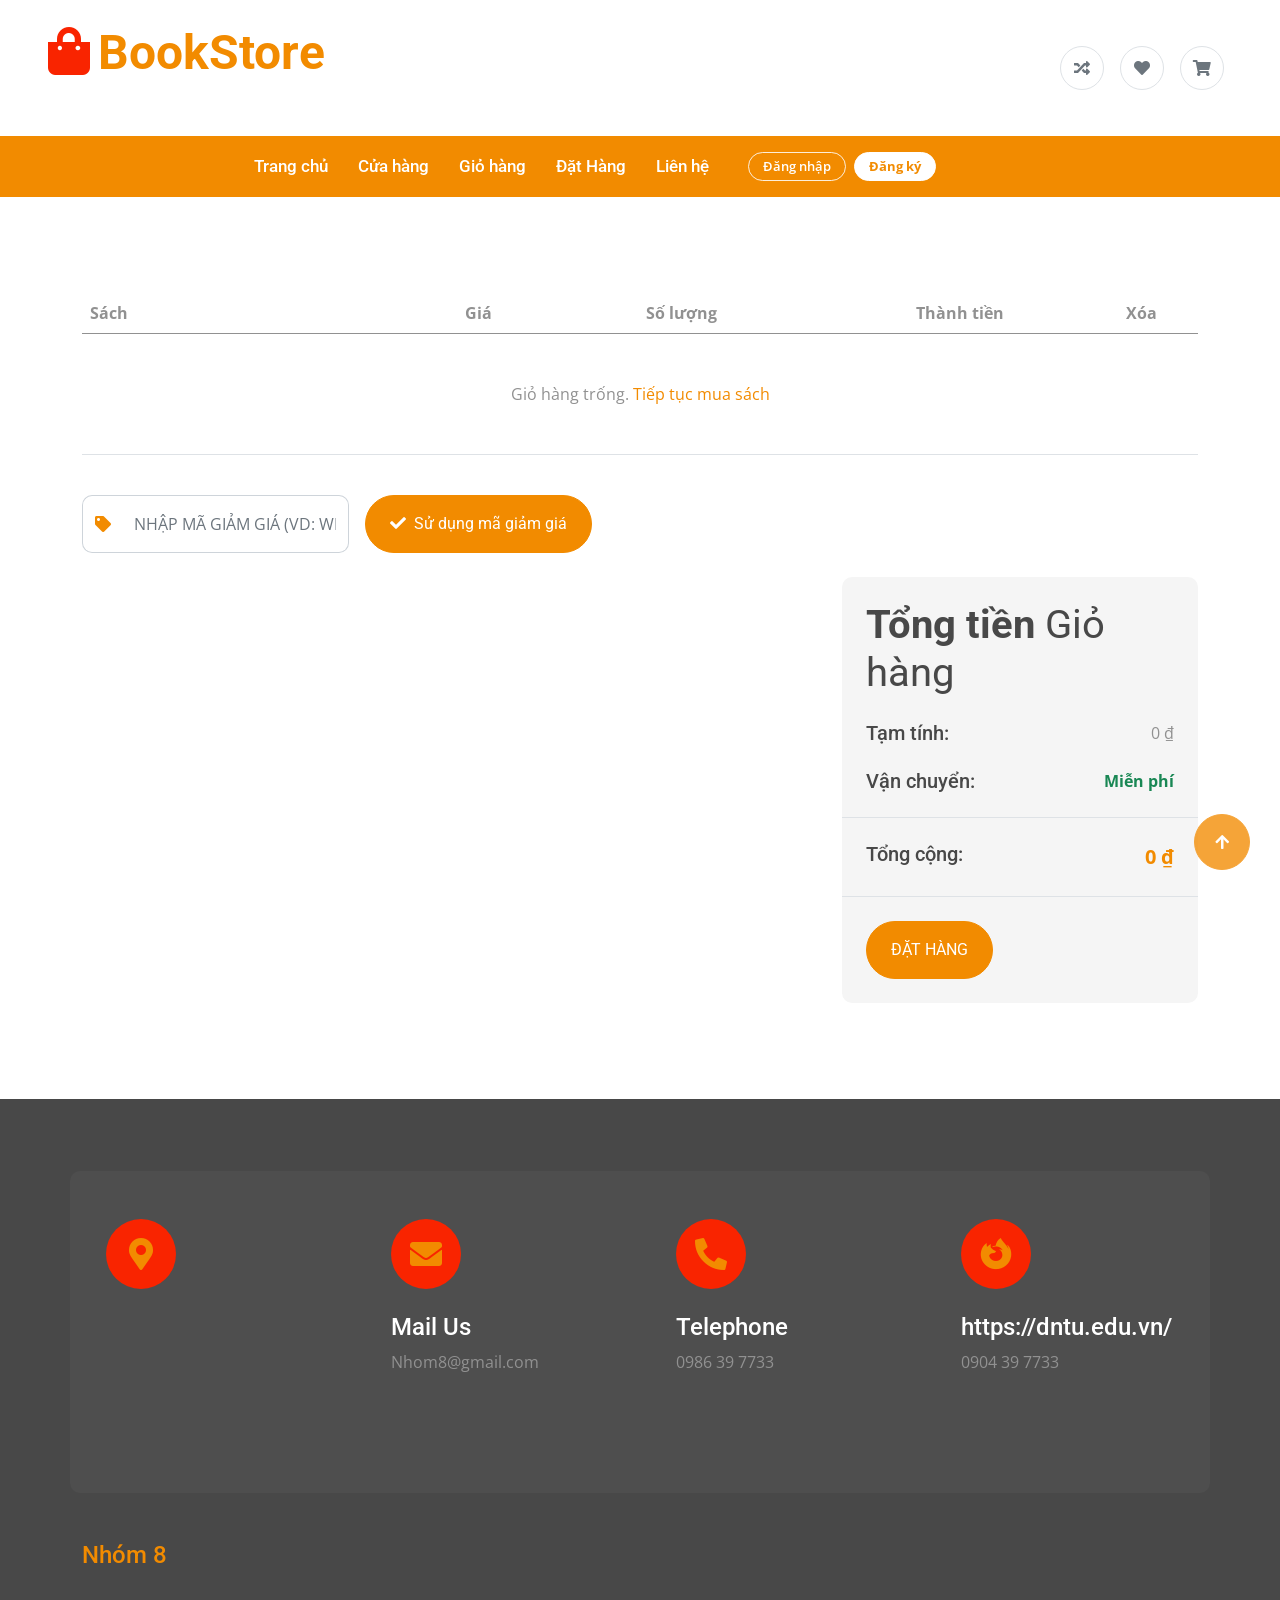
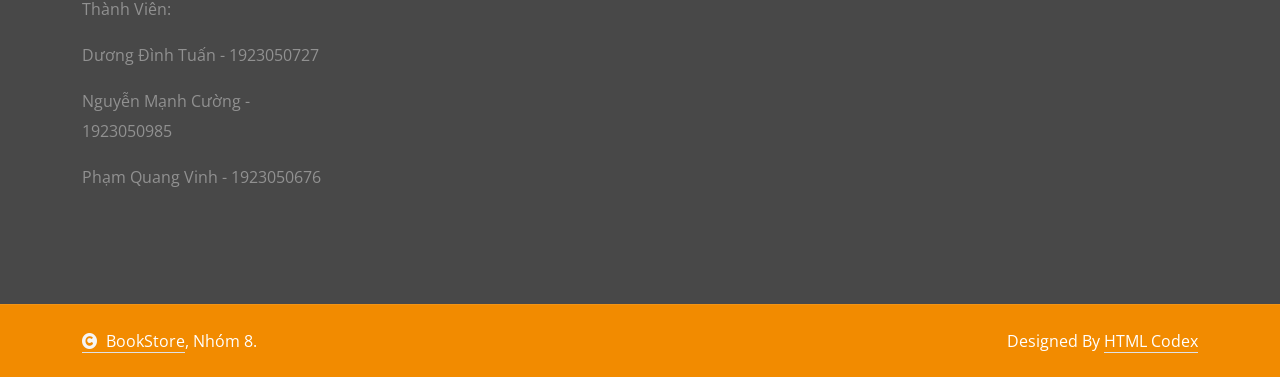
<file: Frontend/cart.html>
<!DOCTYPE html>
<html lang="en">

<head>
    <meta charset="utf-8">
    <title>Electro - Electronics Website Template</title>
    <meta content="width=device-width, initial-scale=1.0" name="viewport">
    <meta content="" name="keywords">
    <meta content="" name="description">

    <!-- Google Web Fonts -->
    <link rel="preconnect" href="https://fonts.googleapis.com">
    <link rel="preconnect" href="https://fonts.gstatic.com" crossorigin>
    <link
        href="https://fonts.googleapis.com/css2?family=Open+Sans:wght@400;500;600;700&family=Roboto:wght@400;500;700&display=swap"
        rel="stylesheet">

    <!-- Icon Font Stylesheet -->
    <link rel="stylesheet" href="https://use.fontawesome.com/releases/v5.15.4/css/all.css" />
    <link href="https://cdn.jsdelivr.net/npm/bootstrap-icons@1.4.1/font/bootstrap-icons.css" rel="stylesheet">

    <!-- Libraries Stylesheet -->
    <link href="lib/animate/animate.min.css" rel="stylesheet">
    <link href="lib/owlcarousel/assets/owl.carousel.min.css" rel="stylesheet">


    <!-- Customized Bootstrap Stylesheet -->
    <link href="css/bootstrap.min.css" rel="stylesheet">

    <!-- Template Stylesheet -->
    <link href="css/style.css" rel="stylesheet">
</head>

<body>

    <!-- Spinner Start -->
    <div id="spinner"
        class="show bg-white position-fixed translate-middle w-100 vh-100 top-50 start-50 d-flex align-items-center justify-content-center">
        <div class="spinner-border text-primary" style="width: 3rem; height: 3rem;" role="status">
            <span class="sr-only">Loading...</span>
        </div>
    </div>
    <!-- Spinner End -->


    <div class="container-fluid px-5 py-4 d-none d-lg-block">
        <div class="row gx-0 align-items-center">

            <!-- Logo bên trái -->
            <div class="col-md-4 col-lg-3 text-start">
                <a href="index.html" class="navbar-brand p-0">
                    <h1 class="display-5 text-primary m-0">
                        <i class="fas fa-shopping-bag text-secondary me-2"></i>BookStore
                    </h1>
                </a>
            </div>

            <!-- Các biểu tượng bên phải -->
            <div class="col-md-8 col-lg-9">
                <div class="d-flex align-items-center justify-content-end w-100">

                    <a href="#" class="text-muted d-flex align-items-center justify-content-center me-3">
                        <span class="rounded-circle btn-md-square border">
                            <i class="fas fa-random"></i>
                        </span>
                    </a>

                    <a href="favorites.html" class="text-muted d-flex align-items-center justify-content-center me-3">
                        <span class="rounded-circle btn-md-square border">
                            <i class="fas fa-heart"></i>
                        </span>
                    </a>

                    <a href="cart.html" class="text-muted d-flex align-items-center justify-content-center">
                        <span class="rounded-circle btn-md-square border">
                            <i class="fas fa-shopping-cart"></i>
                        </span>
                        <span class="text-dark ms-2"></span>
                    </a>

                </div>
            </div>

        </div>
    </div>

    <!-- Topbar End -->

    <!-- Navbar & Hero Start -->
    <div class="container-fluid nav-bar p-0">
        <div class="row gx-0 bg-primary px-5 align-items-center">
            <div class="col-12 col-lg-9">
                <nav class="navbar navbar-expand-lg navbar-light bg-primary ">
                    <a href="" class="navbar-brand d-block d-lg-none">
                        <h1 class="display-5 text-secondary m-0"><i
                                class="fas fa-shopping-bag text-white me-2"></i>Electro</h1>
                        <!-- <img src="img/logo.png" alt="Logo"> -->
                    </a>
                    <button class="navbar-toggler ms-auto" type="button" data-bs-toggle="collapse"
                        data-bs-target="#navbarCollapse">
                        <span class="fa fa-bars fa-1x"></span>
                    </button>
                    <div class="collapse navbar-collapse" id="navbarCollapse">
                        <div class="navbar-nav ms-auto py-0">
                            <a href="index.html" class="nav-item nav-link">Trang chủ</a>
                            <a href="shop.html" class="nav-item nav-link">Cửa hàng</a>
                            <a href="cart.html" class="nav-item nav-link active">Giỏ hàng</a>
                            <a href="checkout.html" class="nav-item nav-link">Đặt Hàng</a>
                            <a href="contact.html" class="nav-item nav-link me-2">Liên hệ</a>

                        </div>
                </nav>
            </div>
        </div>
    </div>
    <!-- Navbar & Hero End -->

    <!-- Cart Page Start -->
    <div class="container-fluid py-5">
        <div class="container py-5">
            <div class="table-responsive">
                <table class="table">
                    <thead>
                        <tr>
                            <th style="min-width: 250px;">Sách</th>
                            <th style="min-width: 120px;">Giá</th>
                            <th style="min-width: 180px;">Số lượng</th>
                            <th style="min-width: 140px;">Thành tiền</th>
                            <th style="width: 80px;">Xóa</th>
                        </tr>
                    </thead>

                    <tbody id="api-cart-body">
                        <tr>
                            <td colspan="5" class="text-center">
                                Đang tải giỏ hàng...
                            </td>
                        </tr>
                    </tbody>
                </table>
            </div>
            <div class="mt-4 mb-4">
                <div class="row align-items-center g-3">
                    <div class="col-auto">
                        <div class="input-group" style="max-width: 340px;">
                            <span class="input-group-text bg-white border-end-0"><i class="fas fa-tag text-primary"></i></span>
                            <input type="text" id="api-coupon-code" class="form-control border-start-0 py-3 text-uppercase" placeholder="Nhập mã giảm giá (VD: WELCOME10, VIP15, FLASH50, SUMMER20)">
                        </div>
                    </div>
                    <div class="col-auto">
                        <button class="btn btn-primary rounded-pill px-4 py-3" id="api-apply-coupon-btn" type="button">
                            <i class="fas fa-check me-1"></i> Sử dụng mã giảm giá
                        </button>
                        <button class="btn btn-outline-danger rounded-pill px-3 py-3 ms-2" id="api-remove-coupon-btn" type="button" style="display: none;">
                            <i class="fas fa-times me-1"></i> Bỏ mã
                        </button>
                    </div>
                </div>
                <div id="api-coupon-message" class="mt-2 small fw-semibold" style="display: none;"></div>
            </div>
            <div class="row g-4 justify-content-end">
                <div class="col-8"></div>
                <div class="col-sm-8 col-md-7 col-lg-6 col-xl-4">
                    <div class="bg-light rounded">
                        <div class="p-4">
                            <h1 class="display-6 mb-4">Tổng tiền <span class="fw-normal">Giỏ hàng</span></h1>
                            <div class="d-flex justify-content-between mb-4">
                                <h5 class="mb-0 me-4">Tạm tính:</h5>
                                <p class="mb-0 fw-semibold" id="api-cart-subtotal">0 ₫</p>
                            </div>
                            <div class="d-flex justify-content-between mb-4 text-success" id="api-cart-discount-row" style="display: none !important;">
                                <h5 class="mb-0 me-4 text-success">
                                    Giảm giá <span id="api-cart-discount-badge" class="badge bg-success ms-1">0%</span>:
                                </h5>
                                <p class="mb-0 fw-bold text-success" id="api-cart-discount">-0 ₫</p>
                            </div>
                            <div class="d-flex justify-content-between">
                                <h5 class="mb-0 me-4">Vận chuyển:</h5>
                                <div>
                                    <p class="mb-0 text-success fw-bold">Miễn phí</p>
                                </div>
                            </div>
                        </div>
                        <div class="py-4 mb-4 border-top border-bottom d-flex justify-content-between">
                            <h5 class="mb-0 ps-4 me-4">Tổng cộng:</h5>
                            <p class="mb-0 pe-4 fw-bold fs-5 text-primary" id="api-cart-total">0 ₫</p>
                        </div>
                        <a href="checkout.html" class="btn btn-primary rounded-pill px-4 py-3 text-uppercase mb-4 ms-4">
                            Đặt Hàng
                        </a>
                    </div>
                </div>
            </div>
        </div>
    </div>
    <!-- Cart Page End -->

    <!-- Footer Start -->
    <div class="container-fluid footer py-5 wow fadeIn" data-wow-delay="0.2s">
        <div class="container py-5">
            <div class="row g-4 rounded mb-5" style="background: rgba(255, 255, 255, .03);">
                <div class="col-md-6 col-lg-6 col-xl-3">
                    <div class="rounded p-4">
                        <div class="rounded-circle bg-secondary d-flex align-items-center justify-content-center mb-4"
                            style="width: 70px; height: 70px;">
                            <i class="fas fa-map-marker-alt fa-2x text-primary"></i>
                        </div>
                        <div>
                                 <iframe class="rounded w-100" 
                                style="height: 100%;" src="https://www.google.com/maps/embed?pb=!1m18!1m12!1m3!1d777.1748616097559!2d106.86914354915587!3d10.984803664528533!2m3!1f0!2f0!3f0!3m2!1i1024!2i768!4f13.1!3m3!1m2!1s0x3174ddb237f9dd59%3A0x3ff1538c511f05d7!2zVHLGsOG7nW5nIMSQ4bqhaSBI4buNYyBDw7RuZyBOZ2jhu4cgxJDhu5NuZyBOYWk!5e0!3m2!1svi!2s!4v1793100616523!5m2!1svi!2s" width="600" height="450" style="border:0;" allowfullscreen="" loading="lazy" referrerpolicy="strict-origin-when-cross-origin" 
                                loading="lazy" referrerpolicy="no-referrer-when-downgrade"></iframe>
                            </div>
                    </div>
                </div>
                <div class="col-md-6 col-lg-6 col-xl-3">
                    <div class="rounded p-4">
                        <div class="rounded-circle bg-secondary d-flex align-items-center justify-content-center mb-4"
                            style="width: 70px; height: 70px;">
                            <i class="fas fa-envelope fa-2x text-primary"></i>
                        </div>
                        <div>
                            <h4 class="text-white">Mail Us</h4>
                            <p class="mb-2">Nhom8@gmail.com</p>
                        </div>
                    </div>
                </div>
                <div class="col-md-6 col-lg-6 col-xl-3">
                    <div class="rounded p-4">
                        <div class="rounded-circle bg-secondary d-flex align-items-center justify-content-center mb-4"
                            style="width: 70px; height: 70px;">
                            <i class="fa fa-phone-alt fa-2x text-primary"></i>
                        </div>
                        <div>
                            <h4 class="text-white">Telephone</h4>
                            <p class="mb-2">0986 39 7733</p>
                        </div>
                    </div>
                </div>
                <div class="col-md-6 col-lg-6 col-xl-3">
                    <div class="rounded p-4">
                        <div class="rounded-circle bg-secondary d-flex align-items-center justify-content-center mb-4"
                            style="width: 70px; height: 70px;">
                            <i class="fab fa-firefox-browser fa-2x text-primary"></i>
                        </div>
                        <div>
                            <h4 class="text-white">https://dntu.edu.vn/</h4>
                            <p class="mb-2">0904 39 7733</p>
                        </div>
                    </div>
                </div>
            </div>
            <div class="row g-5">
                <div class="col-md-6 col-lg-6 col-xl-3">
                    <div class="footer-item d-flex flex-column">
                        <div class="footer-item">
                            <h4 class="text-primary mb-4">Nhóm 8</h4>
                            <p class="mb-3">Thành Viên:</p>
                            <p>Dương Đình Tuấn - 1923050727</p>
                            <p>Nguyễn Mạnh Cường - 1923050985</p>
                            <p>Phạm Quang Vinh - 1923050676</p>

                        </div>
                    </div>
                </div>
            </div>
        </div>
    </div>
    <!-- Footer End -->


    <!-- Copyright Start -->
    <div class="container-fluid copyright py-4">
        <div class="container">
            <div class="row g-4 align-items-center">
                <div class="col-md-6 text-center text-md-start mb-md-0">
                    <span class="text-white"><a href="#" class="border-bottom text-white"><i
                                class="fas fa-copyright text-light me-2"></i>BookStore</a>, Nhóm 8.</span>
                </div>
                <div class="col-md-6 text-center text-md-end text-white">

                    <!--/*** The author’s attribution link must remain intact in the template. ***/-->
                    <!--/*** If you wish to remove this credit link, please purchase the Pro Version . ***/-->
                    Designed By <a class="border-bottom text-white" href="https://htmlcodex.com">HTML Codex</a>
                </div>
            </div>
        </div>
    </div>
    <!-- Copyright End -->


    <!-- Back to Top -->
    <a href="#" class="btn btn-primary btn-lg-square back-to-top"><i class="fa fa-arrow-up"></i></a>


    <!-- JavaScript Libraries -->
    <script src="https://ajax.googleapis.com/ajax/libs/jquery/3.6.4/jquery.min.js"></script>
    <script src="https://cdn.jsdelivr.net/npm/bootstrap@5.0.0/dist/js/bootstrap.bundle.min.js"></script>
    <script src="lib/wow/wow.min.js"></script>
    <script src="lib/owlcarousel/owl.carousel.min.js"></script>


    <!-- Template Javascript -->
    <script src="js/main.js"></script>
    <script src="js/api-store.js"></script>
</body>

</html>
</file>
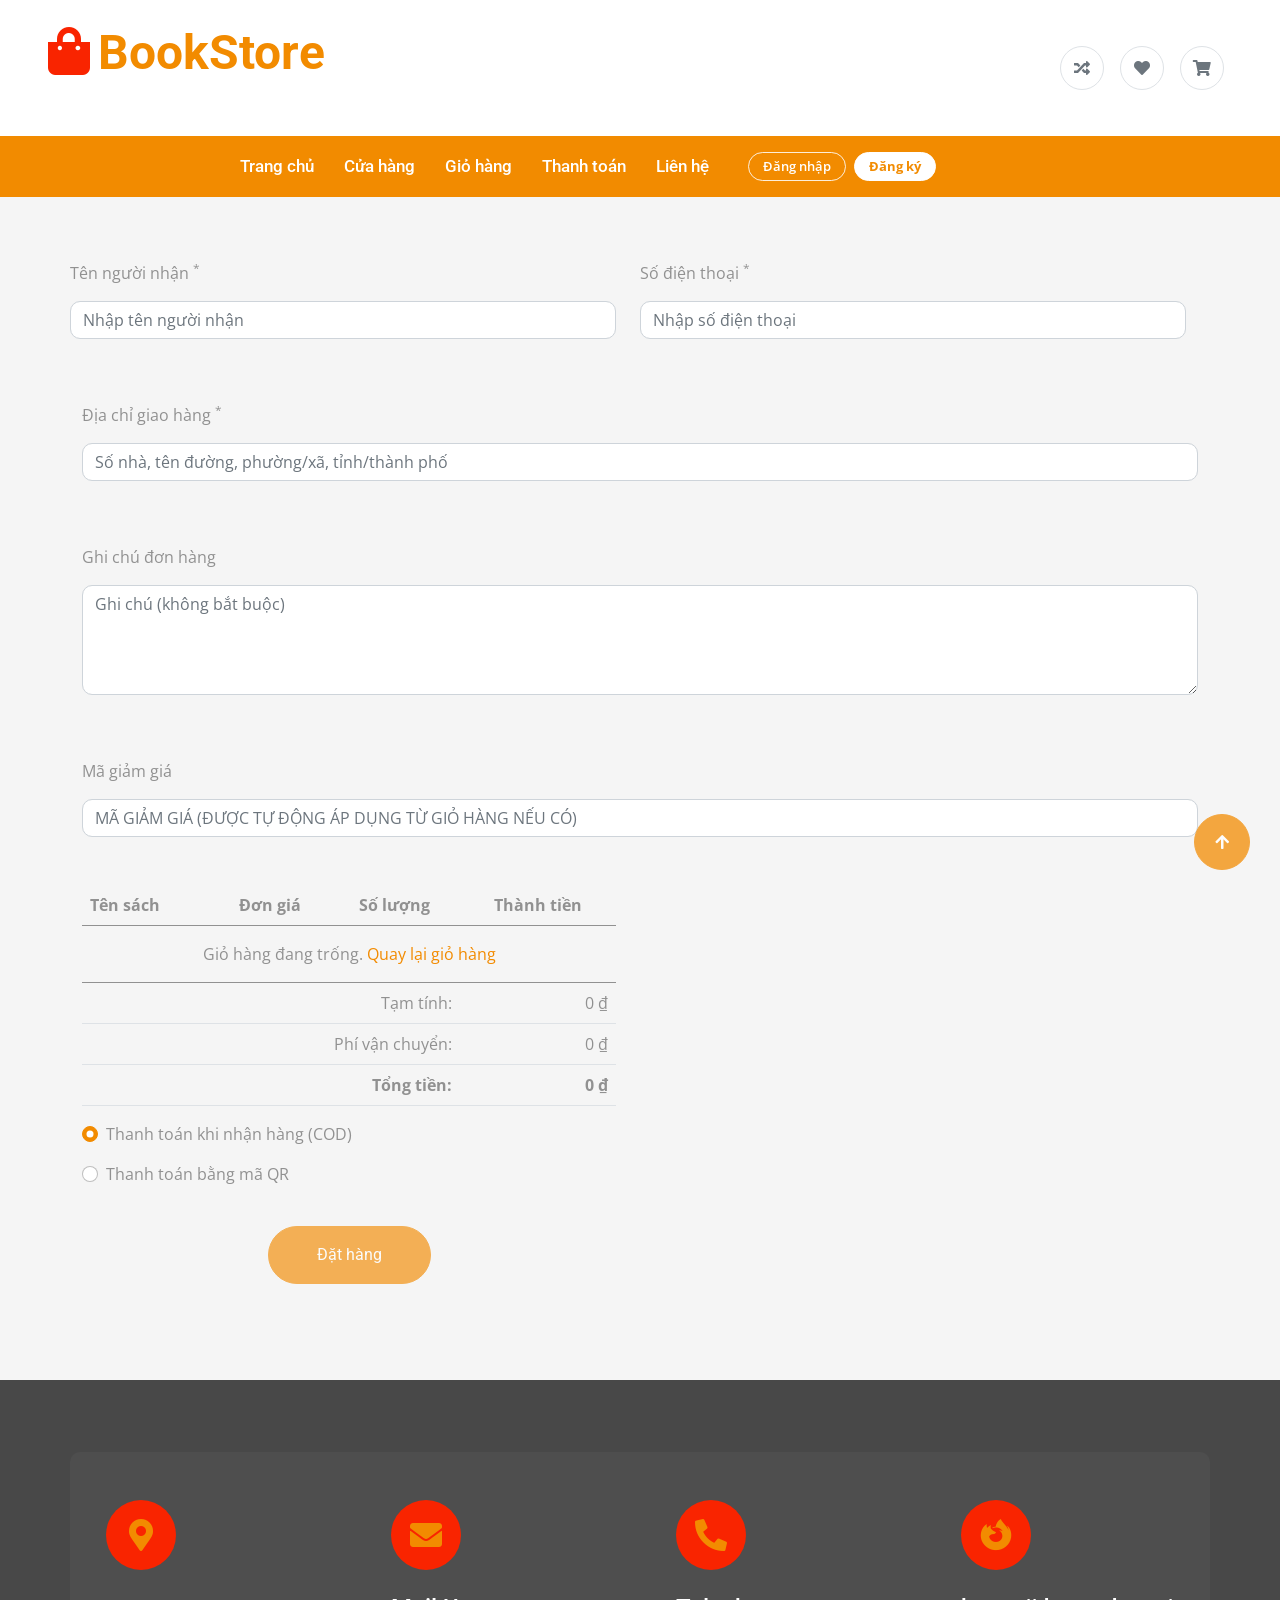
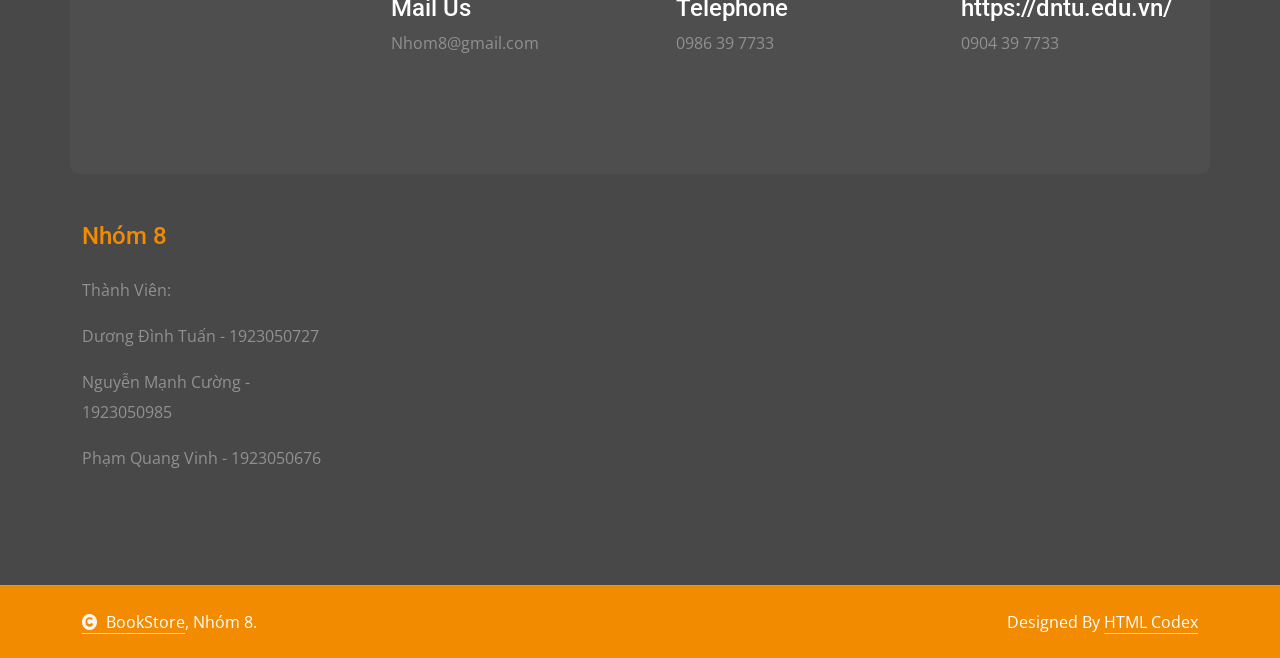
<file: Frontend/checkout.html>
<!DOCTYPE html>
<html lang="en">

    <head>
        <meta charset="utf-8">
        <title>Electro - Electronics Website Template</title>
        <meta content="width=device-width, initial-scale=1.0" name="viewport">
        <meta content="" name="keywords">
        <meta content="" name="description">

        <!-- Google Web Fonts -->
        <link rel="preconnect" href="https://fonts.googleapis.com">
        <link rel="preconnect" href="https://fonts.gstatic.com" crossorigin>
        <link href="https://fonts.googleapis.com/css2?family=Open+Sans:wght@400;500;600;700&family=Roboto:wght@400;500;700&display=swap" rel="stylesheet"> 

        <!-- Icon Font Stylesheet -->
        <link rel="stylesheet" href="https://use.fontawesome.com/releases/v5.15.4/css/all.css"/>
        <link href="https://cdn.jsdelivr.net/npm/bootstrap-icons@1.4.1/font/bootstrap-icons.css" rel="stylesheet">

        <!-- Libraries Stylesheet -->
        <link href="lib/animate/animate.min.css" rel="stylesheet">
        <link href="lib/owlcarousel/assets/owl.carousel.min.css" rel="stylesheet">


        <!-- Customized Bootstrap Stylesheet -->
        <link href="css/bootstrap.min.css" rel="stylesheet">

        <!-- Template Stylesheet -->
        <link href="css/style.css" rel="stylesheet">
    </head>

    <body>

        <!-- Spinner Start -->
        <div id="spinner" class="show bg-white position-fixed translate-middle w-100 vh-100 top-50 start-50 d-flex align-items-center justify-content-center">
            <div class="spinner-border text-primary" style="width: 3rem; height: 3rem;" role="status">
                <span class="sr-only">Loading...</span>
            </div>
        </div>
        <!-- Spinner End -->


        <div class="container-fluid px-5 py-4 d-none d-lg-block">
            <div class="row gx-0 align-items-center">

                <!-- Logo bên trái -->
                <div class="col-md-4 col-lg-3 text-start">
                    <a href="index.html" class="navbar-brand p-0">
                        <h1 class="display-5 text-primary m-0">
                            <i class="fas fa-shopping-bag text-secondary me-2"></i>BookStore
                        </h1>
                    </a>
                </div>

                <!-- Các biểu tượng bên phải -->
                <div class="col-md-8 col-lg-9">
                    <div class="d-flex align-items-center justify-content-end w-100">

                        <a href="#" class="text-muted d-flex align-items-center justify-content-center me-3">
                            <span class="rounded-circle btn-md-square border">
                                <i class="fas fa-random"></i>
                            </span>
                        </a>

                        <a href="favorites.html" class="text-muted d-flex align-items-center justify-content-center me-3">
                            <span class="rounded-circle btn-md-square border">
                                <i class="fas fa-heart"></i>
                            </span>
                        </a>

                        <a href="cart.html" class="text-muted d-flex align-items-center justify-content-center">
                            <span class="rounded-circle btn-md-square border">
                                <i class="fas fa-shopping-cart"></i>
                            </span>
                            <span class="text-dark ms-2"></span>
                        </a>

                    </div>
                </div>

            </div>
        </div>

        <!-- Topbar End -->

        <!-- Navbar & Hero Start -->
        <div class="container-fluid nav-bar p-0">
            <div class="row gx-0 bg-primary px-5 align-items-center">
                <div class="col-12 col-lg-9">
                    <nav class="navbar navbar-expand-lg navbar-light bg-primary ">
                        <a href="" class="navbar-brand d-block d-lg-none">
                            <h1 class="display-5 text-secondary m-0"><i class="fas fa-shopping-bag text-white me-2"></i>Electro</h1>
                            <!-- <img src="img/logo.png" alt="Logo"> -->
                        </a>
                        <button class="navbar-toggler ms-auto" type="button" data-bs-toggle="collapse" data-bs-target="#navbarCollapse">
                            <span class="fa fa-bars fa-1x"></span>
                        </button>
                        <div class="collapse navbar-collapse" id="navbarCollapse">
                            <div class="navbar-nav ms-auto py-0">
                                <a href="index.html" class="nav-item nav-link">Trang chủ</a>
                                <a href="shop.html" class="nav-item nav-link">Cửa hàng</a>
                                <a href="cart.html" class="nav-item nav-link">Giỏ hàng</a>
                                <a href="checkout.html" class="nav-item nav-link active">Thanh toán</a>
                                <a href="contact.html" class="nav-item nav-link me-2">Liên hệ</a>
                            
                            </div>
                    </nav>
                </div>
            </div>
        </div>

        <!-- Single Page Header End -->

    


        <!-- Checkout Page Start -->
        <div class="container-fluid bg-light overflow-hidden py-5">
            <div class="container py-5">
                <form action="#">
                    <div class="row g-5">
                        
                        <div class="row">
                            <div class="col-md-12 col-lg-6">
                                <div class="form-item w-100">
                                    <label class="form-label my-3" for="TenNguoiNhan">
                                        Tên người nhận <sup>*</sup>
                                    </label>
                                    <input
                                        type="text"
                                        class="form-control"
                                        id="TenNguoiNhan"
                                        name="TenNguoiNhan"
                                        placeholder="Nhập tên người nhận"
                                        required>
                                </div>
                            </div>

                            <div class="col-md-12 col-lg-6">
                                <div class="form-item w-100">
                                    <label class="form-label my-3" for="SoDienThoai">
                                        Số điện thoại <sup>*</sup>
                                    </label>
                                    <input
                                        type="tel"
                                        class="form-control"
                                        id="SoDienThoai"
                                        name="SoDienThoai"
                                        placeholder="Nhập số điện thoại"
                                        required>
                                </div>
                            </div>
                        </div>

                        <div class="form-item">
                            <label class="form-label my-3" for="DiaChi">
                                Địa chỉ giao hàng <sup>*</sup>
                            </label>
                            <input
                                type="text"
                                class="form-control"
                                id="DiaChi"
                                name="DiaChi"
                                placeholder="Số nhà, tên đường, phường/xã, tỉnh/thành phố"
                                required>
                        </div>

                        <div class="form-item">
                            <label class="form-label my-3" for="GhiChu">
                                Ghi chú đơn hàng
                            </label>
                            <textarea
                                id="GhiChu"
                                name="GhiChu"
                                class="form-control"
                                rows="4"
                                placeholder="Ghi chú (không bắt buộc)"></textarea>
                        </div>

                        <div class="form-item">
                            <label class="form-label my-3" for="MaGiamGia">
                                Mã giảm giá
                            </label>
                            <input
                                type="text"
                                id="MaGiamGia"
                                name="MaGiamGia"
                                class="form-control text-uppercase"
                                placeholder="Mã giảm giá (được tự động áp dụng từ giỏ hàng nếu có)">
                        </div>

                        <div class="col-md-12 col-lg-6 col-xl-6 wow fadeInUp" data-wow-delay="0.3s">
                            <div class="table-responsive">
                                

                                <table class="table">
                                    <thead>
                                        <tr class="text-center">
                                            <th scope="col" class="text-start">Tên sách</th>
                                            <th scope="col">Đơn giá</th>
                                            <th scope="col">Số lượng</th>
                                            <th scope="col">Thành tiền</th>
                                        </tr>
                                    </thead>

                                    <tbody id="api-checkout-items">
                                        <tr>
                                            <td colspan="4" class="text-center">
                                                Đang tải giỏ hàng...
                                            </td>
                                        </tr>
                                    </tbody>

                                    <tfoot>
                                        <tr>
                                            <td colspan="3" class="text-end">Tạm tính:</td>
                                            <td id="api-checkout-subtotal" class="text-end">0 ₫</td>
                                        </tr>
                                        <tr id="api-checkout-discount-row" style="display: none;">
                                            <td colspan="3" class="text-end text-success">Giảm giá (<span id="api-checkout-discount-badge">0%</span>):</td>
                                            <td id="api-checkout-discount" class="text-end text-success fw-bold">-0 ₫</td>
                                        </tr>
                                        <tr>
                                            <td colspan="3" class="text-end">Phí vận chuyển:</td>
                                            <td id="api-checkout-shipping" class="text-end">0 ₫</td>
                                        </tr>
                                        <tr>
                                            <td colspan="3" class="text-end fw-bold">Tổng tiền:</td>
                                            <td id="api-checkout-total" class="text-end fw-bold">0 ₫</td>
                                        </tr>
                                    </tfoot>
                                </table>

                            </div>
                            
                                
                                <div class="form-check mb-3">
                                    <input
                                        class="form-check-input"
                                        type="radio"
                                        id="payment-cod"
                                        name="paymentMethod"
                                        value="COD"
                                        checked>
                                    <label class="form-check-label" for="payment-cod">
                                        Thanh toán khi nhận hàng (COD)
                                    </label>
                                </div>

                                <div class="form-check mb-3">
                                    <input
                                        class="form-check-input"
                                        type="radio"
                                        id="payment-qr"
                                        name="paymentMethod"
                                        value="QR">
                                    <label class="form-check-label" for="payment-qr">
                                        Thanh toán bằng mã QR
                                    </label>
                                </div>

                                <div id="api-qr-section" class="text-center my-3" hidden>
                                    <p>Quét mã QR để thanh toán</p>
                                    <img
                                        id="api-qr-image"
                                        alt="Mã QR thanh toán"
                                        style="max-width:300px;width:100%">
                                </div>

                                <div id="api-payment-result" class="mt-3"></div>

                                <div class="row g-4 text-center align-items-center justify-content-center pt-4">
                                    <div class="col-12">
                                        <button
                                            id="api-place-order"
                                            type="button"
                                            class="btn btn-primary rounded-pill py-3 px-5">
                                            Đặt hàng
                                        </button>
                                    </div>
                                </div>

                        </div>
                    </div>
                </form>
            </div>
        </div>
        <!-- Checkout Page End -->

          <!-- Footer Start -->
        <div class="container-fluid footer py-5 wow fadeIn" data-wow-delay="0.2s">
            <div class="container py-5">
                <div class="row g-4 rounded mb-5" style="background: rgba(255, 255, 255, .03);">
                    <div class="col-md-6 col-lg-6 col-xl-3">
                        <div class="rounded p-4">
                            <div class="rounded-circle bg-secondary d-flex align-items-center justify-content-center mb-4" style="width: 70px; height: 70px;">
                                <i class="fas fa-map-marker-alt fa-2x text-primary"></i>
                            </div>
                            <div>
                                 <iframe class="rounded w-100" 
                                style="height: 100%;" src="https://www.google.com/maps/embed?pb=!1m18!1m12!1m3!1d777.1748616097559!2d106.86914354915587!3d10.984803664528533!2m3!1f0!2f0!3f0!3m2!1i1024!2i768!4f13.1!3m3!1m2!1s0x3174ddb237f9dd59%3A0x3ff1538c511f05d7!2zVHLGsOG7nW5nIMSQ4bqhaSBI4buNYyBDw7RuZyBOZ2jhu4cgxJDhu5NuZyBOYWk!5e0!3m2!1svi!2s!4v1793100616523!5m2!1svi!2s" width="600" height="450" style="border:0;" allowfullscreen="" loading="lazy" referrerpolicy="strict-origin-when-cross-origin" 
                                loading="lazy" referrerpolicy="no-referrer-when-downgrade"></iframe>
                            </div>
                        </div>
                    </div>
                    <div class="col-md-6 col-lg-6 col-xl-3">
                        <div class="rounded p-4">
                            <div class="rounded-circle bg-secondary d-flex align-items-center justify-content-center mb-4" style="width: 70px; height: 70px;">
                                <i class="fas fa-envelope fa-2x text-primary"></i>
                            </div>
                            <div>
                                <h4 class="text-white">Mail Us</h4>
                                <p class="mb-2">Nhom8@gmail.com</p>
                            </div>
                        </div>
                    </div>
                    <div class="col-md-6 col-lg-6 col-xl-3">
                        <div class="rounded p-4">
                            <div class="rounded-circle bg-secondary d-flex align-items-center justify-content-center mb-4" style="width: 70px; height: 70px;">
                                <i class="fa fa-phone-alt fa-2x text-primary"></i>
                            </div>
                            <div>
                                <h4 class="text-white">Telephone</h4>
                                <p class="mb-2">0986 39 7733</p>
                            </div>
                        </div>
                    </div>
                    <div class="col-md-6 col-lg-6 col-xl-3">
                        <div class="rounded p-4">
                            <div class="rounded-circle bg-secondary d-flex align-items-center justify-content-center mb-4" style="width: 70px; height: 70px;">
                                <i class="fab fa-firefox-browser fa-2x text-primary"></i>
                            </div>
                            <div>
                                <h4 class="text-white">https://dntu.edu.vn/</h4>
                                <p class="mb-2">0904 39 7733</p>
                            </div>
                        </div>
                    </div>
                </div>
                <div class="row g-5">
                    <div class="col-md-6 col-lg-6 col-xl-3">
                        <div class="footer-item d-flex flex-column">
                            <div class="footer-item">
                                <h4 class="text-primary mb-4">Nhóm 8</h4>
                                <p class="mb-3">Thành Viên:</p>
                                <p>Dương Đình Tuấn - 1923050727</p>
                                <p>Nguyễn Mạnh Cường - 1923050985</p>
                                <p>Phạm Quang Vinh - 1923050676</p>
                                
                            </div>
                        </div>
                    </div>
                </div>
            </div>
        </div>
        <!-- Footer End -->

        
        <!-- Copyright Start -->
        <div class="container-fluid copyright py-4">
            <div class="container">
                <div class="row g-4 align-items-center">
                    <div class="col-md-6 text-center text-md-start mb-md-0">
                        <span class="text-white"><a href="#" class="border-bottom text-white"><i class="fas fa-copyright text-light me-2"></i>BookStore</a>, Nhóm 8.</span>
                    </div>
                    <div class="col-md-6 text-center text-md-end text-white">
                        
                        <!--/*** The author’s attribution link must remain intact in the template. ***/-->
                        <!--/*** If you wish to remove this credit link, please purchase the Pro Version . ***/-->
                        Designed By <a class="border-bottom text-white" href="https://htmlcodex.com">HTML Codex</a>
                    </div>
                </div>
            </div>
        </div>
        <!-- Copyright End -->


        <!-- Back to Top -->
        <a href="#" class="btn btn-primary btn-lg-square back-to-top"><i class="fa fa-arrow-up"></i></a>   

        
    <!-- JavaScript Libraries -->
    <script src="https://ajax.googleapis.com/ajax/libs/jquery/3.6.4/jquery.min.js"></script>
    <script src="https://cdn.jsdelivr.net/npm/bootstrap@5.0.0/dist/js/bootstrap.bundle.min.js"></script>
    <script src="lib/wow/wow.min.js"></script>
    <script src="lib/owlcarousel/owl.carousel.min.js"></script>
    

    <!-- Template Javascript -->
    <script src="js/main.js"></script>
        <script src="js/api-store.js"></script>
    
</body>

</html>
</file>
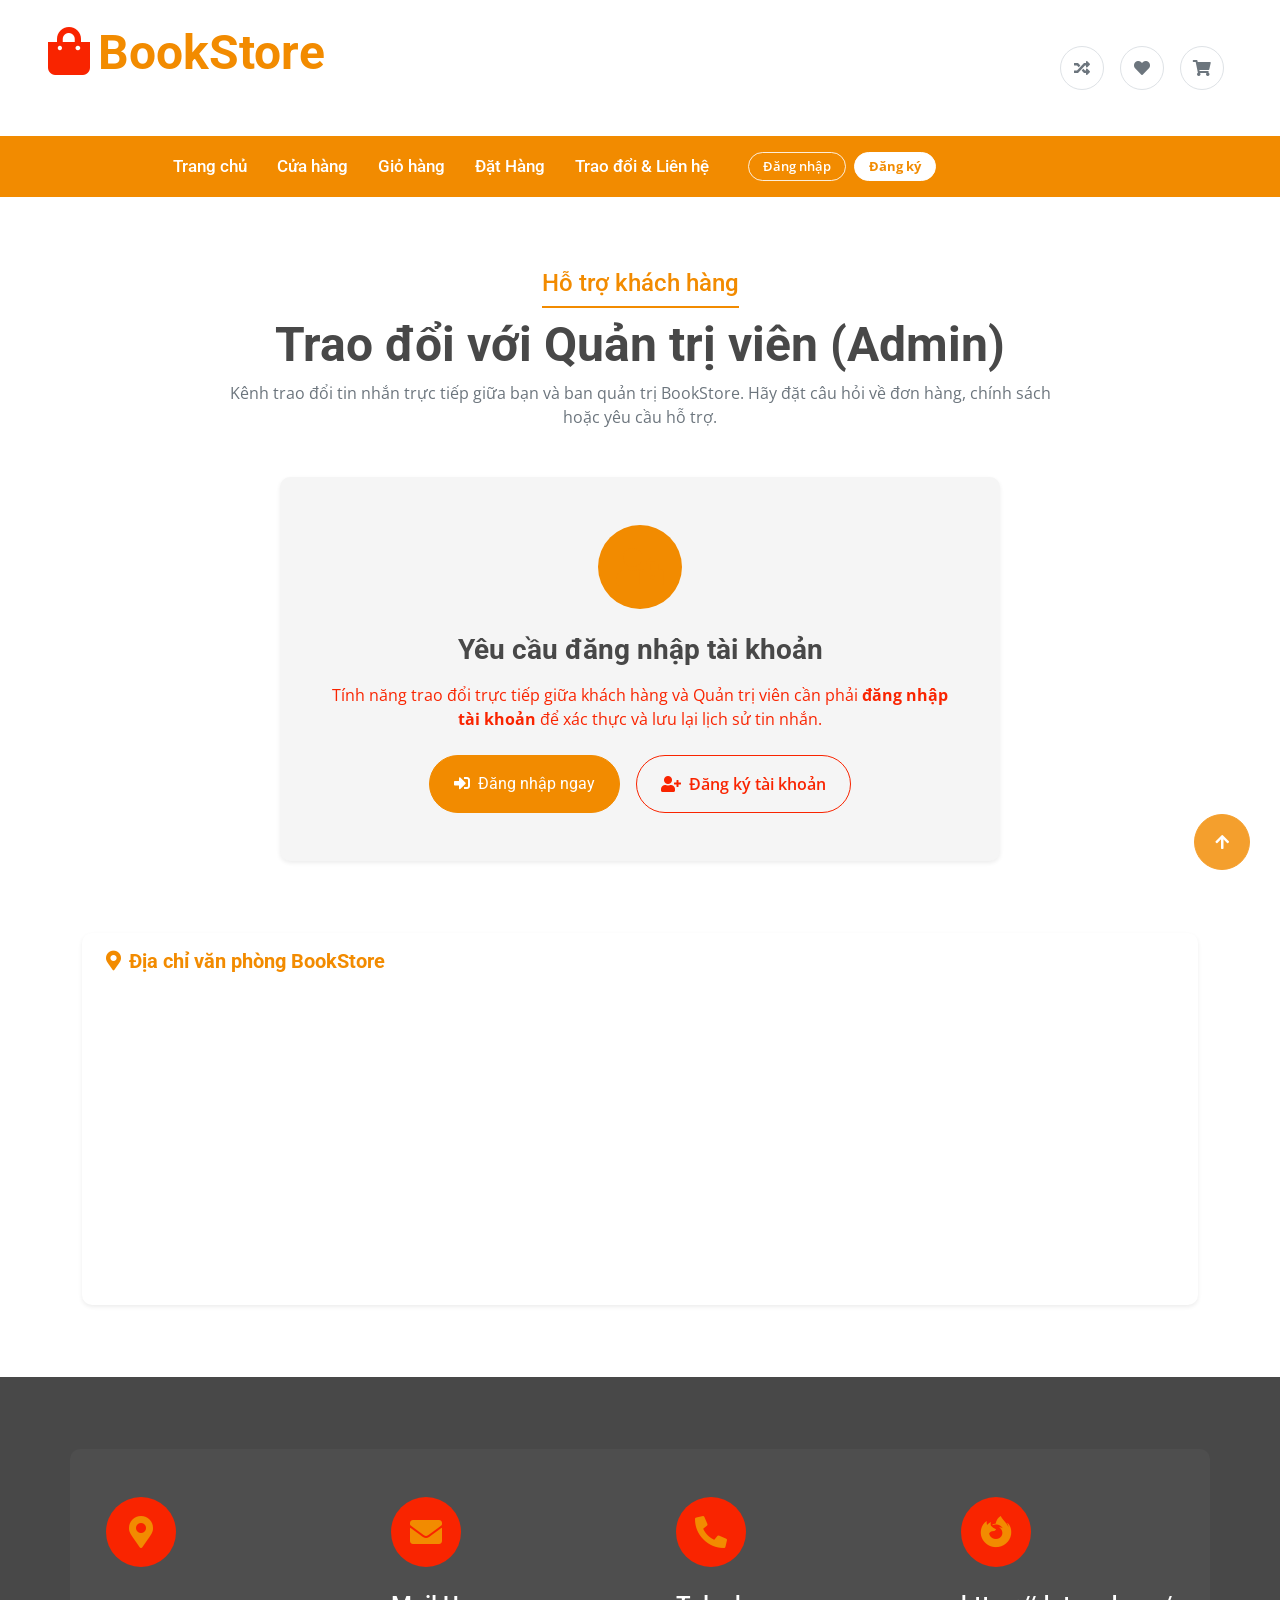
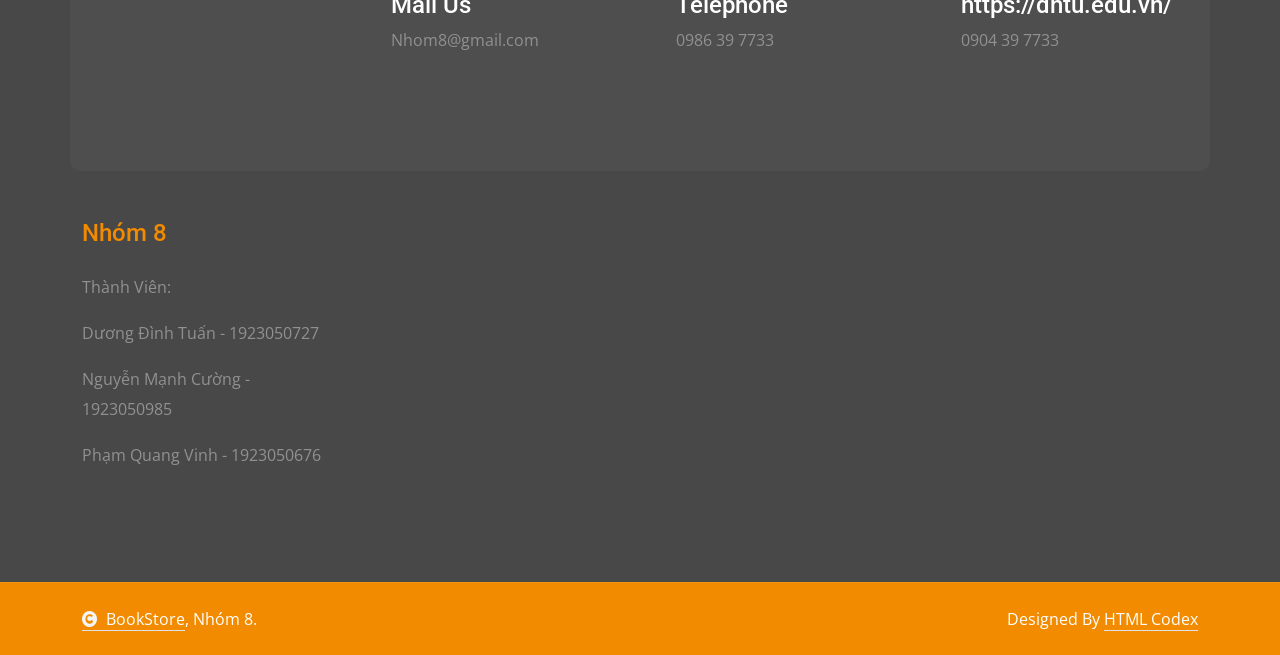
<file: Frontend/contact.html>
<!DOCTYPE html>
<html lang="en">

    <head>
        <meta charset="utf-8">
        <title>BookStore - Trao đổi với Quản trị viên</title>
        <meta content="width=device-width, initial-scale=1.0" name="viewport">
        <meta content="" name="keywords">
        <meta content="" name="description">

        <!-- Google Web Fonts -->
        <link rel="preconnect" href="https://fonts.googleapis.com">
        <link rel="preconnect" href="https://fonts.gstatic.com" crossorigin>
        <link href="https://fonts.googleapis.com/css2?family=Open+Sans:wght@400;500;600;700&family=Roboto:wght@400;500;700&display=swap" rel="stylesheet"> 

        <!-- Icon Font Stylesheet -->
        <link rel="stylesheet" href="https://use.fontawesome.com/releases/v5.15.4/css/all.css"/>
        <link href="https://cdn.jsdelivr.net/npm/bootstrap-icons@1.4.1/font/bootstrap-icons.css" rel="stylesheet">

        <!-- Libraries Stylesheet -->
        <link href="lib/animate/animate.min.css" rel="stylesheet">
        <link href="lib/owlcarousel/assets/owl.carousel.min.css" rel="stylesheet">


        <!-- Customized Bootstrap Stylesheet -->
        <link href="css/bootstrap.min.css" rel="stylesheet">

        <!-- Template Stylesheet -->
        <link href="css/style.css" rel="stylesheet">
    </head>

    <body>

        <!-- Spinner Start -->
        <div id="spinner" class="show bg-white position-fixed translate-middle w-100 vh-100 top-50 start-50 d-flex align-items-center justify-content-center">
            <div class="spinner-border text-primary" style="width: 3rem; height: 3rem;" role="status">
                <span class="sr-only">Loading...</span>
            </div>
        </div>
        <!-- Spinner End -->


        <div class="container-fluid px-5 py-4 d-none d-lg-block">
            <div class="row gx-0 align-items-center">

                <!-- Logo bên trái -->
                <div class="col-md-4 col-lg-3 text-start">
                    <a href="index.html" class="navbar-brand p-0">
                        <h1 class="display-5 text-primary m-0">
                            <i class="fas fa-shopping-bag text-secondary me-2"></i>BookStore
                        </h1>
                    </a>
                </div>

                <!-- Các biểu tượng bên phải -->
                <div class="col-md-8 col-lg-9">
                    <div class="d-flex align-items-center justify-content-end w-100">

                        <a href="#" class="text-muted d-flex align-items-center justify-content-center me-3">
                            <span class="rounded-circle btn-md-square border">
                                <i class="fas fa-random"></i>
                            </span>
                        </a>

                        <a href="favorites.html" class="text-muted d-flex align-items-center justify-content-center me-3">
                            <span class="rounded-circle btn-md-square border">
                                <i class="fas fa-heart"></i>
                            </span>
                        </a>

                        <a href="cart.html" class="text-muted d-flex align-items-center justify-content-center">
                            <span class="rounded-circle btn-md-square border">
                                <i class="fas fa-shopping-cart"></i>
                            </span>
                            <span class="text-dark ms-2"></span>
                        </a>

                    </div>
                </div>

            </div>
        </div>

        <!-- Topbar End -->

        <!-- Navbar & Hero Start -->
        <div class="container-fluid nav-bar p-0">
            <div class="row gx-0 bg-primary px-5 align-items-center">
                <div class="col-12 col-lg-9">
                    <nav class="navbar navbar-expand-lg navbar-light bg-primary ">
                        <a href="" class="navbar-brand d-block d-lg-none">
                            <h1 class="display-5 text-secondary m-0"><i class="fas fa-shopping-bag text-white me-2"></i>Electro</h1>
                            <!-- <img src="img/logo.png" alt="Logo"> -->
                        </a>
                        <button class="navbar-toggler ms-auto" type="button" data-bs-toggle="collapse" data-bs-target="#navbarCollapse">
                            <span class="fa fa-bars fa-1x"></span>
                        </button>
                        <div class="collapse navbar-collapse" id="navbarCollapse">
                            <div class="navbar-nav ms-auto py-0">
                                <a href="index.html" class="nav-item nav-link">Trang chủ</a>
                                <a href="shop.html" class="nav-item nav-link">Cửa hàng</a>
                                <a href="cart.html" class="nav-item nav-link">Giỏ hàng</a>
                                <a href="checkout.html" class="nav-item nav-link">Đặt Hàng</a>
                                <a href="contact.html" class="nav-item nav-link me-2 active">Trao đổi & Liên hệ</a>
                            
                            </div>
                    </nav>
                </div>
            </div>
        </div>
        <!-- Navbar & Hero End -->
       
        <!-- Chat / Contact Section Start -->
        <div class="container-fluid contact py-5">
            <div class="container py-4">
                <!-- Header Title -->
                <div class="text-center mx-auto mb-5 wow fadeInUp" data-wow-delay="0.1s" style="max-width: 850px;">
                    <h4 class="text-primary border-bottom border-primary border-2 d-inline-block pb-2">Hỗ trợ khách hàng</h4>
                    <h1 class="display-5 mb-2">Trao đổi với Quản trị viên (Admin)</h1>
                    <p class="fs-6 text-muted">Kênh trao đổi tin nhắn trực tiếp giữa bạn và ban quản trị BookStore. Hãy đặt câu hỏi về đơn hàng, chính sách hoặc yêu cầu hỗ trợ.</p>
                </div>

                <!-- VIEW 1: Khi chưa đăng nhập (Bắt buộc đăng nhập mới sử dụng được) -->
                <div id="chat-guest-view" class="bg-light rounded p-5 shadow-sm text-center mx-auto my-4 wow fadeInUp" data-wow-delay="0.2s" style="max-width: 720px; display: none;">
                    <div class="mb-4">
                        <span class="rounded-circle bg-primary bg-opacity-10 d-inline-flex align-items-center justify-content-center text-primary" style="width: 84px; height: 84px; font-size: 38px;">
                            <i class="fas fa-user-lock"></i>
                        </span>
                    </div>
                    <h3 class="fw-bold mb-3">Yêu cầu đăng nhập tài khoản</h3>
                    <p class="text-secondary mb-4 fs-6">
                        Tính năng trao đổi trực tiếp giữa khách hàng và Quản trị viên cần phải <strong>đăng nhập tài khoản</strong> để xác thực và lưu lại lịch sử tin nhắn.
                    </p>
                    <div class="d-flex justify-content-center flex-wrap gap-3">
                        <a href="login.html" class="btn btn-primary rounded-pill px-4 py-3">
                            <i class="fas fa-sign-in-alt me-2"></i>Đăng nhập ngay
                        </a>
                        <a href="register.html" class="btn btn-outline-secondary rounded-pill px-4 py-3">
                            <i class="fas fa-user-plus me-2"></i>Đăng ký tài khoản
                        </a>
                    </div>
                </div>

                <!-- VIEW 2: Khi đã đăng nhập (Giao diện Chat trực tuyến) -->
                <div id="chat-auth-view" class="wow fadeInUp" data-wow-delay="0.2s" style="display: none;">
                    <div class="row g-4">
                        <!-- Sidebar thông tin hỗ trợ -->
                        <div class="col-lg-4">
                            <!-- Card Quản trị viên -->
                            <div class="card border-0 shadow-sm rounded-4 p-4 mb-4 bg-white">
                                <div class="d-flex align-items-center mb-3">
                                    <div class="position-relative me-3">
                                        <div class="rounded-circle bg-primary text-white d-flex align-items-center justify-content-center fw-bold" style="width: 56px; height: 56px; font-size: 22px;">
                                            <i class="fas fa-user-shield"></i>
                                        </div>
                                        <span class="position-absolute bottom-0 end-0 bg-success border border-white rounded-circle" style="width: 14px; height: 14px;"></span>
                                    </div>
                                    <div>
                                        <h5 class="mb-0 fw-bold">Admin BookStore</h5>
                                        <span class="badge bg-success text-white px-2 py-1 small">
                                            <i class="fas fa-circle fa-xs me-1"></i>Trực tuyến
                                        </span>
                                    </div>
                                </div>
                                <p class="text-muted small mb-3">
                                    Ban quản trị sẽ phản hồi mọi yêu cầu, câu hỏi liên quan đến mua sách, mã giảm giá và giao vận.
                                </p>
                                <div class="border-top pt-3">
                                    <div class="d-flex align-items-center mb-2 small text-secondary">
                                        <i class="fas fa-envelope text-primary me-2" style="width: 16px;"></i>
                                        <span>nhom8@gmail.com</span>
                                    </div>
                                    <div class="d-flex align-items-center mb-2 small text-secondary">
                                        <i class="fas fa-phone-alt text-primary me-2" style="width: 16px;"></i>
                                        <span>0986 39 7733</span>
                                    </div>
                                    <div class="d-flex align-items-center small text-secondary">
                                        <i class="fas fa-clock text-primary me-2" style="width: 16px;"></i>
                                        <span>8:00 - 22:00 hàng ngày</span>
                                    </div>
                                </div>
                            </div>

                            <!-- Card Thông tin người dùng hiện tại -->
                            <div class="card border-0 shadow-sm rounded-4 p-4 bg-white">
                                <h6 class="fw-bold mb-3 text-secondary">
                                    <i class="fas fa-user-circle text-primary me-2"></i>Tài khoản của bạn
                                </h6>
                                <div class="d-flex align-items-center">
                                    <div class="rounded-circle bg-secondary text-white d-flex align-items-center justify-content-center fw-bold me-3" style="width: 44px; height: 44px;">
                                        <i class="fas fa-user"></i>
                                    </div>
                                    <div class="overflow-hidden">
                                        <div class="fw-bold text-truncate" id="chat-current-user-name">Người dùng</div>
                                        <small class="text-muted text-truncate d-block" id="chat-current-user-info">ID: —</small>
                                    </div>
                                </div>
                                <!-- Nếu là Admin thì có thể chuyển đổi khách hàng để chat -->
                                <div id="chat-admin-selector-box" class="mt-3 pt-3 border-top" style="display: none;">
                                    <label class="form-label small fw-bold text-primary mb-1">
                                        <i class="fas fa-users me-1"></i>Chọn khách hàng để trả lời:
                                    </label>
                                    <select id="chat-customer-select" class="form-select form-select-sm">
                                        <option value="">Đang tải danh sách khách hàng...</option>
                                    </select>
                                </div>
                            </div>
                        </div>

                        <!-- Khung trò chuyện Chat -->
                        <div class="col-lg-8">
                            <div class="card border-0 shadow-sm rounded-4 overflow-hidden bg-white d-flex flex-column" style="height: 620px;">
                                <!-- Chat Header -->
                                <div class="card-header bg-white border-bottom p-3 d-flex align-items-center justify-content-between">
                                    <div class="d-flex align-items-center">
                                        <div class="rounded-circle bg-primary text-white d-flex align-items-center justify-content-center me-3" style="width: 42px; height: 42px;">
                                            <i class="fas fa-comments"></i>
                                        </div>
                                        <div>
                                            <h6 class="mb-0 fw-bold" id="chat-header-title">Hộp thoại hỗ trợ</h6>
                                            <small class="text-muted" id="chat-header-subtitle">Đang trò chuyện cùng Quản trị viên</small>
                                        </div>
                                    </div>
                                    <button id="chat-refresh-btn" type="button" class="btn btn-sm btn-outline-primary rounded-pill px-3">
                                        <i class="fas fa-sync-alt me-1"></i>Làm mới
                                    </button>
                                </div>

                                <!-- Chat Body (Danh sách tin nhắn) -->
                                <div id="chat-messages-container" class="card-body p-4 overflow-auto flex-grow-1" style="background-color: #f8f9fa; display: flex; flex-direction: column; gap: 12px;">
                                    <div class="text-center py-5 text-muted">
                                        <div class="spinner-border spinner-border-sm text-primary mb-2" role="status"></div>
                                        <div>Đang tải cuộc trò chuyện...</div>
                                    </div>
                                </div>

                                <!-- Chat Footer (Nhập tin nhắn & gửi) -->
                                <div class="card-footer bg-white border-top p-3">
                                    <form id="chat-send-form" class="d-flex align-items-center gap-2">
                                        <input type="text" id="chat-message-input" class="form-control rounded-pill py-2 px-3" placeholder="Nhập tin nhắn trao đổi với Admin..." autocomplete="off">
                                        <button type="submit" id="chat-send-btn" class="btn btn-primary rounded-pill px-4 py-2 text-nowrap d-flex align-items-center">
                                            <span>Gửi</span>
                                            <i class="fas fa-paper-plane ms-2"></i>
                                        </button>
                                    </form>
                                    <div class="text-muted small mt-1 ps-2" style="font-size: 12px;">
                                        Nhấn <b>Enter</b> để gửi tin nhắn nhanh
                                    </div>
                                </div>
                            </div>
                        </div>
                    </div>
                </div>

                <!-- Google Maps & Chi nhánh phụ trợ phía dưới -->
                <div class="row g-4 mt-5">
                    <div class="col-12">
                        <div class="card border-0 shadow-sm rounded-4 overflow-hidden p-3 bg-white">
                            <h5 class="fw-bold mb-3 ps-2 text-primary"><i class="fas fa-map-marker-alt me-2"></i>Địa chỉ văn phòng BookStore</h5>
                            <div style="height: 300px; border-radius: 12px; overflow: hidden;">
                                <iframe class="w-100 h-100" 
                                    src="https://www.google.com/maps/embed?pb=!1m18!1m12!1m3!1d777.1748616097559!2d106.86914354915587!3d10.984803664528533!2m3!1f0!2f0!3f0!3m2!1i1024!2i768!4f13.1!3m3!1m2!1s0x3174ddb237f9dd59%3A0x3ff1538c511f05d7!2zVHLGsOG7nW5nIMSQ4bqhaSBI4buNYyBDw7RuZyBOZ2jhu4cgxJDhu5NuZyBOYWk!5e0!3m2!1svi!2s!4v1793100616523!5m2!1svi!2s" 
                                    style="border:0;" allowfullscreen="" loading="lazy" referrerpolicy="no-referrer-when-downgrade"></iframe>
                            </div>
                        </div>
                    </div>
                </div>

            </div>
        </div>
        <!-- Chat / Contact Section End -->

         <!-- Footer Start -->
        <div class="container-fluid footer py-5 wow fadeIn" data-wow-delay="0.2s">
            <div class="container py-5">
                <div class="row g-4 rounded mb-5" style="background: rgba(255, 255, 255, .03);">
                    <div class="col-md-6 col-lg-6 col-xl-3">
                        <div class="rounded p-4">
                            <div class="rounded-circle bg-secondary d-flex align-items-center justify-content-center mb-4" style="width: 70px; height: 70px;">
                                <i class="fas fa-map-marker-alt fa-2x text-primary"></i>
                            </div>
                            <div>
                                 <iframe class="rounded w-100" 
                                style="height: 100%;" src="https://www.google.com/maps/embed?pb=!1m18!1m12!1m3!1d777.1748616097559!2d106.86914354915587!3d10.984803664528533!2m3!1f0!2f0!3f0!3m2!1i1024!2i768!4f13.1!3m3!1m2!1s0x3174ddb237f9dd59%3A0x3ff1538c511f05d7!2zVHLGsOG7nW5nIMSQ4bqhaSBI4buNYyBDw7RuZyBOZ2jhu4cgxJDhu5NuZyBOYWk!5e0!3m2!1svi!2s!4v1793100616523!5m2!1svi!2s" width="600" height="450" style="border:0;" allowfullscreen="" loading="lazy" referrerpolicy="strict-origin-when-cross-origin" 
                                loading="lazy" referrerpolicy="no-referrer-when-downgrade"></iframe>
                            </div>
                        </div>
                    </div>
                    <div class="col-md-6 col-lg-6 col-xl-3">
                        <div class="rounded p-4">
                            <div class="rounded-circle bg-secondary d-flex align-items-center justify-content-center mb-4" style="width: 70px; height: 70px;">
                                <i class="fas fa-envelope fa-2x text-primary"></i>
                            </div>
                            <div>
                                <h4 class="text-white">Mail Us</h4>
                                <p class="mb-2">Nhom8@gmail.com</p>
                            </div>
                        </div>
                    </div>
                    <div class="col-md-6 col-lg-6 col-xl-3">
                        <div class="rounded p-4">
                            <div class="rounded-circle bg-secondary d-flex align-items-center justify-content-center mb-4" style="width: 70px; height: 70px;">
                                <i class="fa fa-phone-alt fa-2x text-primary"></i>
                            </div>
                            <div>
                                <h4 class="text-white">Telephone</h4>
                                <p class="mb-2">0986 39 7733</p>
                            </div>
                        </div>
                    </div>
                    <div class="col-md-6 col-lg-6 col-xl-3">
                        <div class="rounded p-4">
                            <div class="rounded-circle bg-secondary d-flex align-items-center justify-content-center mb-4" style="width: 70px; height: 70px;">
                                <i class="fab fa-firefox-browser fa-2x text-primary"></i>
                            </div>
                            <div>
                                <h4 class="text-white">https://dntu.edu.vn/</h4>
                                <p class="mb-2">0904 39 7733</p>
                            </div>
                        </div>
                    </div>
                </div>
                <div class="row g-5">
                    <div class="col-md-6 col-lg-6 col-xl-3">
                        <div class="footer-item d-flex flex-column">
                            <div class="footer-item">
                                <h4 class="text-primary mb-4">Nhóm 8</h4>
                                <p class="mb-3">Thành Viên:</p>
                                <p>Dương Đình Tuấn - 1923050727</p>
                                <p>Nguyễn Mạnh Cường - 1923050985</p>
                                <p>Phạm Quang Vinh - 1923050676</p>
                                
                            </div>
                        </div>
                    </div>
                </div>
            </div>
        </div>
        <!-- Footer End -->

        
        <!-- Copyright Start -->
        <div class="container-fluid copyright py-4">
            <div class="container">
                <div class="row g-4 align-items-center">
                    <div class="col-md-6 text-center text-md-start mb-md-0">
                        <span class="text-white"><a href="#" class="border-bottom text-white"><i class="fas fa-copyright text-light me-2"></i>BookStore</a>, Nhóm 8.</span>
                    </div>
                    <div class="col-md-6 text-center text-md-end text-white">
                        
                        <!--/*** The author’s attribution link must remain intact in the template. ***/-->
                        <!--/*** If you wish to remove this credit link, please purchase the Pro Version . ***/-->
                        Designed By <a class="border-bottom text-white" href="https://htmlcodex.com">HTML Codex</a>
                    </div>
                </div>
            </div>
        </div>
        <!-- Copyright End -->

        <!-- Back to Top -->
        <a href="#" class="btn btn-primary btn-lg-square back-to-top"><i class="fa fa-arrow-up"></i></a>   

        
    <!-- JavaScript Libraries -->
    <script src="https://ajax.googleapis.com/ajax/libs/jquery/3.6.4/jquery.min.js"></script>
    <script src="https://cdn.jsdelivr.net/npm/bootstrap@5.0.0/dist/js/bootstrap.bundle.min.js"></script>
    <script src="lib/wow/wow.min.js"></script>
    <script src="lib/owlcarousel/owl.carousel.min.js"></script>
    

    <!-- Template Javascript -->
    <script src="js/main.js"></script>
        <script src="js/api-store.js"></script>
</body>

</html>
</file>
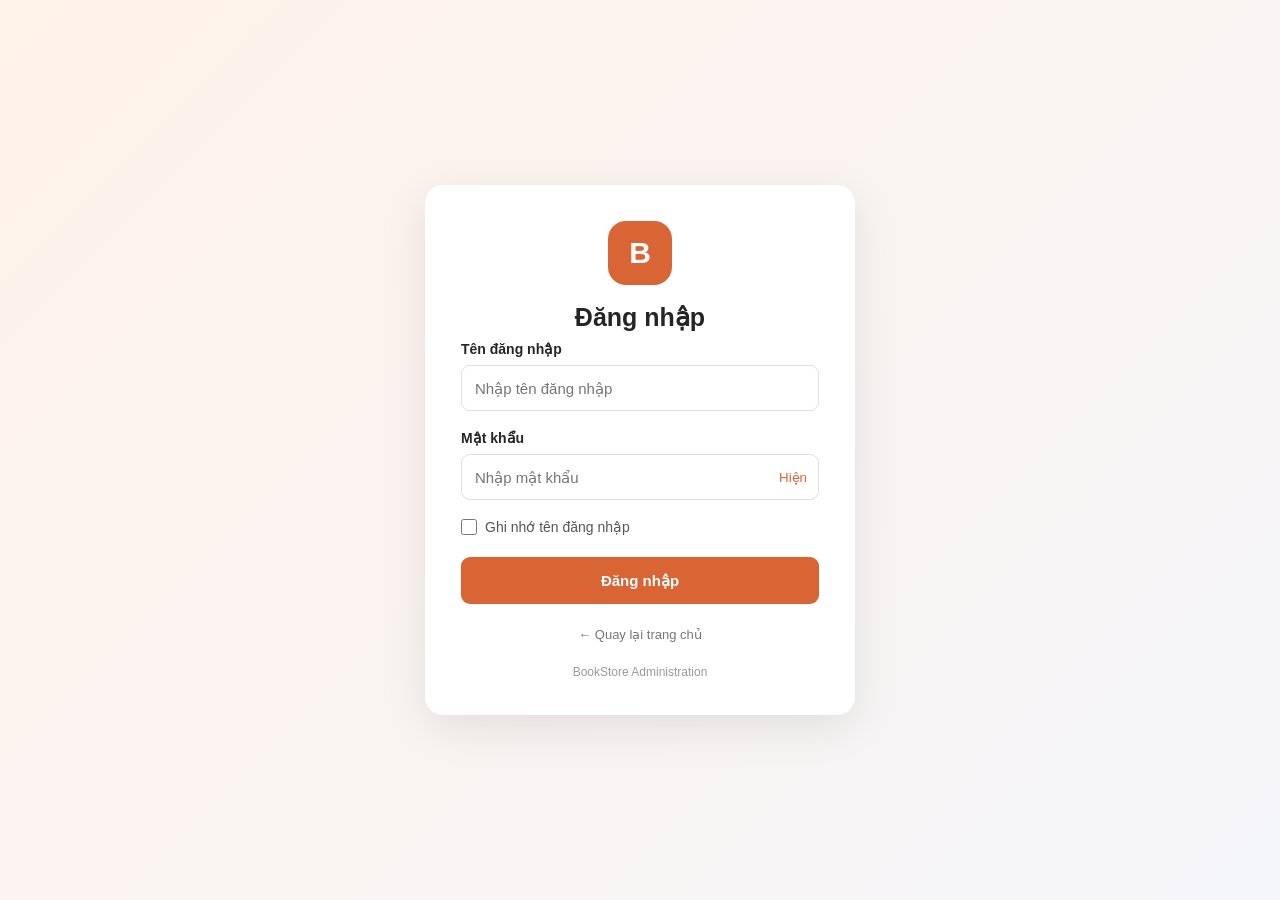
<file: Frontend/login.html>
<!DOCTYPE html>
<html lang="vi">
<head>
    <meta charset="UTF-8">
    <meta name="viewport" content="width=device-width, initial-scale=1.0">
    <title>Đăng nhập</title>
    <style>
        * {
            box-sizing: border-box;
            margin: 0;
            padding: 0;
        }

        body {
            font-family: Arial, Helvetica, sans-serif;
            min-height: 100vh;
            display: flex;
            align-items: center;
            justify-content: center;
            padding: 20px;
            background: linear-gradient(135deg, #fff2e9, #f4f5f9);
            color: #252525;
        }

        .login-container {
            width: 100%;
            max-width: 430px;
            padding: 36px;
            background: #fff;
            border-radius: 18px;
            box-shadow: 0 12px 45px rgba(0, 0, 0, 0.09);
        }

        .logo {
            width: 64px;
            height: 64px;
            margin: 0 auto 18px;
            display: flex;
            align-items: center;
            justify-content: center;
            border-radius: 18px;
            background: #d96535;
            color: #fff;
            font-size: 30px;
            font-weight: bold;
        }

        h1 {
            text-align: center;
            font-size: 25px;
            margin-bottom: 9px;
        }

        .subtitle {
            text-align: center;
            color: #777;
            font-size: 14px;
            margin-bottom: 28px;
            line-height: 1.5;
        }

        .field {
            margin-bottom: 19px;
        }

        label {
            display: block;
            font-size: 14px;
            font-weight: 600;
            margin-bottom: 8px;
        }

        input {
            width: 100%;
            height: 46px;
            padding: 0 13px;
            border: 1px solid #dedede;
            border-radius: 9px;
            outline: none;
            font-size: 15px;
            background: #fff;
        }

        input:focus {
            border-color: #d96535;
            box-shadow: 0 0 0 3px rgba(217, 101, 53, 0.12);
        }

        .password-wrapper {
            position: relative;
        }

        .password-wrapper input {
            padding-right: 65px;
        }

        .toggle-password {
            position: absolute;
            top: 0;
            right: 0;
            height: 46px;
            padding: 0 12px;
            border: none;
            background: transparent;
            color: #d96535;
            cursor: pointer;
        }

        .remember-row {
            display: flex;
            align-items: center;
            gap: 8px;
            margin-bottom: 22px;
            font-size: 13px;
            color: #555;
        }

        .remember-row input {
            width: 16px;
            height: 16px;
            accent-color: #d96535;
        }

        .remember-row label {
            margin: 0;
            font-weight: normal;
            cursor: pointer;
        }

        .submit-btn {
            width: 100%;
            height: 47px;
            border: none;
            border-radius: 9px;
            background: #d96535;
            color: white;
            font-size: 15px;
            font-weight: bold;
            cursor: pointer;
            transition: background 0.2s;
        }

        .submit-btn:hover {
            background: #bd5127;
        }

        .submit-btn:disabled {
            opacity: 0.65;
            cursor: not-allowed;
        }

        .message {
            display: none;
            padding: 12px;
            margin-bottom: 18px;
            border-radius: 8px;
            font-size: 13px;
            line-height: 1.5;
            overflow-wrap: anywhere;
        }

        .message.error {
            display: block;
            color: #a42323;
            background: #fff0f0;
            border: 1px solid #ffd4d4;
        }

        .message.success {
            display: block;
            color: #176b39;
            background: #edfff3;
            border: 1px solid #c9f1d7;
        }

        .back-link {
            display: block;
            text-align: center;
            margin-top: 23px;
            color: #777;
            font-size: 13px;
            text-decoration: none;
        }

        .back-link:hover {
            color: #d96535;
        }

        .footer {
            margin-top: 23px;
            text-align: center;
            font-size: 12px;
            color: #999;
        }

        @media (max-width: 480px) {
            .login-container {
                padding: 27px 22px;
            }
        }
    </style>
</head>
<body>
    <main class="login-container">
        <div class="logo">B</div>

        <h1>Đăng nhập </h1>
       

        <div id="message" class="message" role="alert"></div>

        <form id="loginForm">
            <div class="field">
                <label for="username">Tên đăng nhập</label>
                <input
                    id="username"
                    name="username"
                    type="text"
                    placeholder="Nhập tên đăng nhập"
                    autocomplete="username"
                    required
                >
            </div>

            <div class="field">
                <label for="password">Mật khẩu</label>
                <div class="password-wrapper">
                    <input
                        id="password"
                        name="password"
                        type="password"
                        placeholder="Nhập mật khẩu"
                        autocomplete="current-password"
                        required
                    >
                    <button
                        type="button"
                        id="togglePassword"
                        class="toggle-password"
                    >
                        Hiện
                    </button>
                </div>
            </div>

            <div class="remember-row">
                <input type="checkbox" id="rememberUsername">
                <label for="rememberUsername">Ghi nhớ tên đăng nhập</label>
            </div>

            <button type="submit" id="submitBtn" class="submit-btn">
                Đăng nhập
            </button>
        </form>

        <a class="back-link" href="index.html">
            ← Quay lại trang chủ
        </a>

        <div class="footer">
            BookStore Administration
        </div>
    </main>

    <script>
        'use strict';

        const API_ROOT = (
            localStorage.getItem('API_ROOT') || 'https://localhost:7091'
        ).replace(/\/+$/, '');

        const LOGIN_URL = API_ROOT + '/api/KhachHang/login';
        const LOGOUT_URL = API_ROOT + '/api/KhachHang/logout';

        const form = document.getElementById('loginForm');
        const usernameInput = document.getElementById('username');
        const passwordInput = document.getElementById('password');
        const submitBtn = document.getElementById('submitBtn');
        const message = document.getElementById('message');
        const rememberUsername = document.getElementById('rememberUsername');

        function showMessage(text, type = 'error') {
            message.textContent = text;
            message.className = 'message ' + type;
        }

        function getValue(obj, ...keys) {
            for (const key of keys) {
                if (obj && obj[key] !== undefined && obj[key] !== null) {
                    return obj[key];
                }
            }

            return null;
        }

        function getResponseData(body) {
            return getValue(body, 'data', 'Data') ?? body;
        }

        function getRole(user) {
            return getValue(user, 'role', 'Role');
        }

        function getCustomerName(user) {
            return getValue(user, 'tenKhachHang', 'TenKhachHang') || '';
        }

        function clearAdminSession() {
            sessionStorage.removeItem('bookstore-admin-user');
        }

        document.getElementById('togglePassword').addEventListener('click', () => {
            const isPassword = passwordInput.type === 'password';
            passwordInput.type = isPassword ? 'text' : 'password';
            document.getElementById('togglePassword').textContent =
                isPassword ? 'Ẩn' : 'Hiện';
        });

        const savedUsername = localStorage.getItem('bookstore-admin-username');

        if (savedUsername) {
            usernameInput.value = savedUsername;
            rememberUsername.checked = true;
        }

        form.addEventListener('submit', async (event) => {
            event.preventDefault();

            const username = usernameInput.value.trim();
            const password = passwordInput.value;

            if (!username || !password) {
                showMessage('Vui lòng nhập đầy đủ tên đăng nhập và mật khẩu.');
                return;
            }

            submitBtn.disabled = true;
            submitBtn.textContent = 'Đang đăng nhập...';
            message.className = 'message';
            clearAdminSession();

            try {
                const response = await fetch(LOGIN_URL, {
                    method: 'POST',
                    credentials: 'include',
                    headers: {
                        'Content-Type': 'application/json',
                        'Accept': 'application/json'
                    },
                    body: JSON.stringify({
                        UserName: username,
                        Password: password
                    })
                });

                const raw = await response.text();
                let body;

                try {
                    body = raw ? JSON.parse(raw) : {};
                } catch {
                    body = {};
                }

                if (!response.ok) {
                    throw new Error(
                        getValue(body, 'message', 'Message', 'title') ||
                        `Đăng nhập thất bại (HTTP ${response.status}).`
                    );
                }

                if (
                    getValue(body, 'success', 'Success') === false
                ) {
                    throw new Error(
                        getValue(body, 'message', 'Message') ||
                        'Tên đăng nhập hoặc mật khẩu không đúng.'
                    );
                }



const user = getResponseData(body);
const role = String(getRole(user) || '').toLowerCase();

if (!user || typeof user !== 'object') {
    throw new Error('API không trả về thông tin tài khoản.');
}

// Lưu thông tin người dùng cho toàn bộ hệ thống (cả api-store.js và trang admin)
sessionStorage.setItem('apiq-user', JSON.stringify(user));
localStorage.setItem('bookstore-user', JSON.stringify(user));

// Đồng bộ giỏ hàng vãng lai vào tài khoản nếu có
const customerId = user.maKhachHang ?? user.MaKhachHang ?? user.id;
if (customerId) {
    try {
        await fetch(`${API_ROOT}/api/cart/guest/to-db/${customerId}`, {
            method: 'POST',
            credentials: 'include'
        });
        sessionStorage.removeItem('apiq-guest-cart');
    } catch (e) {
        console.warn('Lỗi đồng bộ giỏ hàng vãng lai:', e);
    }
}

if (role === 'admin') {
    sessionStorage.setItem(
        'bookstore-admin-user',
        JSON.stringify(user)
    );
    window.location.href = 'admin.html';
} else {
    sessionStorage.removeItem('bookstore-admin-user');
    window.location.href = 'shop.html';
}


            } catch (error) {
                console.error('Lỗi đăng nhập:', error);

                let errorMessage = error.message ||
                    'Đã xảy ra lỗi khi đăng nhập.';

                if (error instanceof TypeError) {
                    errorMessage =
                        'Không kết nối được API. Hãy kiểm tra API có đang chạy, chứng chỉ HTTPS và CORS.';
                }

                showMessage(errorMessage);
            } finally {
                submitBtn.disabled = false;
                submitBtn.textContent = 'Đăng nhập';
            }
        });

        const savedUser = localStorage.getItem('bookstore-user');

let currentUser = null;

try {
    currentUser = savedUser ? JSON.parse(savedUser) : null;
} catch {
    currentUser = null;
}

if (currentUser) {
    console.log('Thông tin tài khoản từ API:', currentUser);

    const maKhachHang =
        currentUser.maKhachHang ??
        currentUser.MaKhachHang;

    const tenKhachHang =
        currentUser.tenKhachHang ??
        currentUser.TenKhachHang ??
        currentUser.userName ??
        currentUser.UserName;

    console.log('Mã khách hàng:', maKhachHang);
    console.log('Tên khách hàng:', tenKhachHang);
}
    </script>
</body>
</html>
</file>
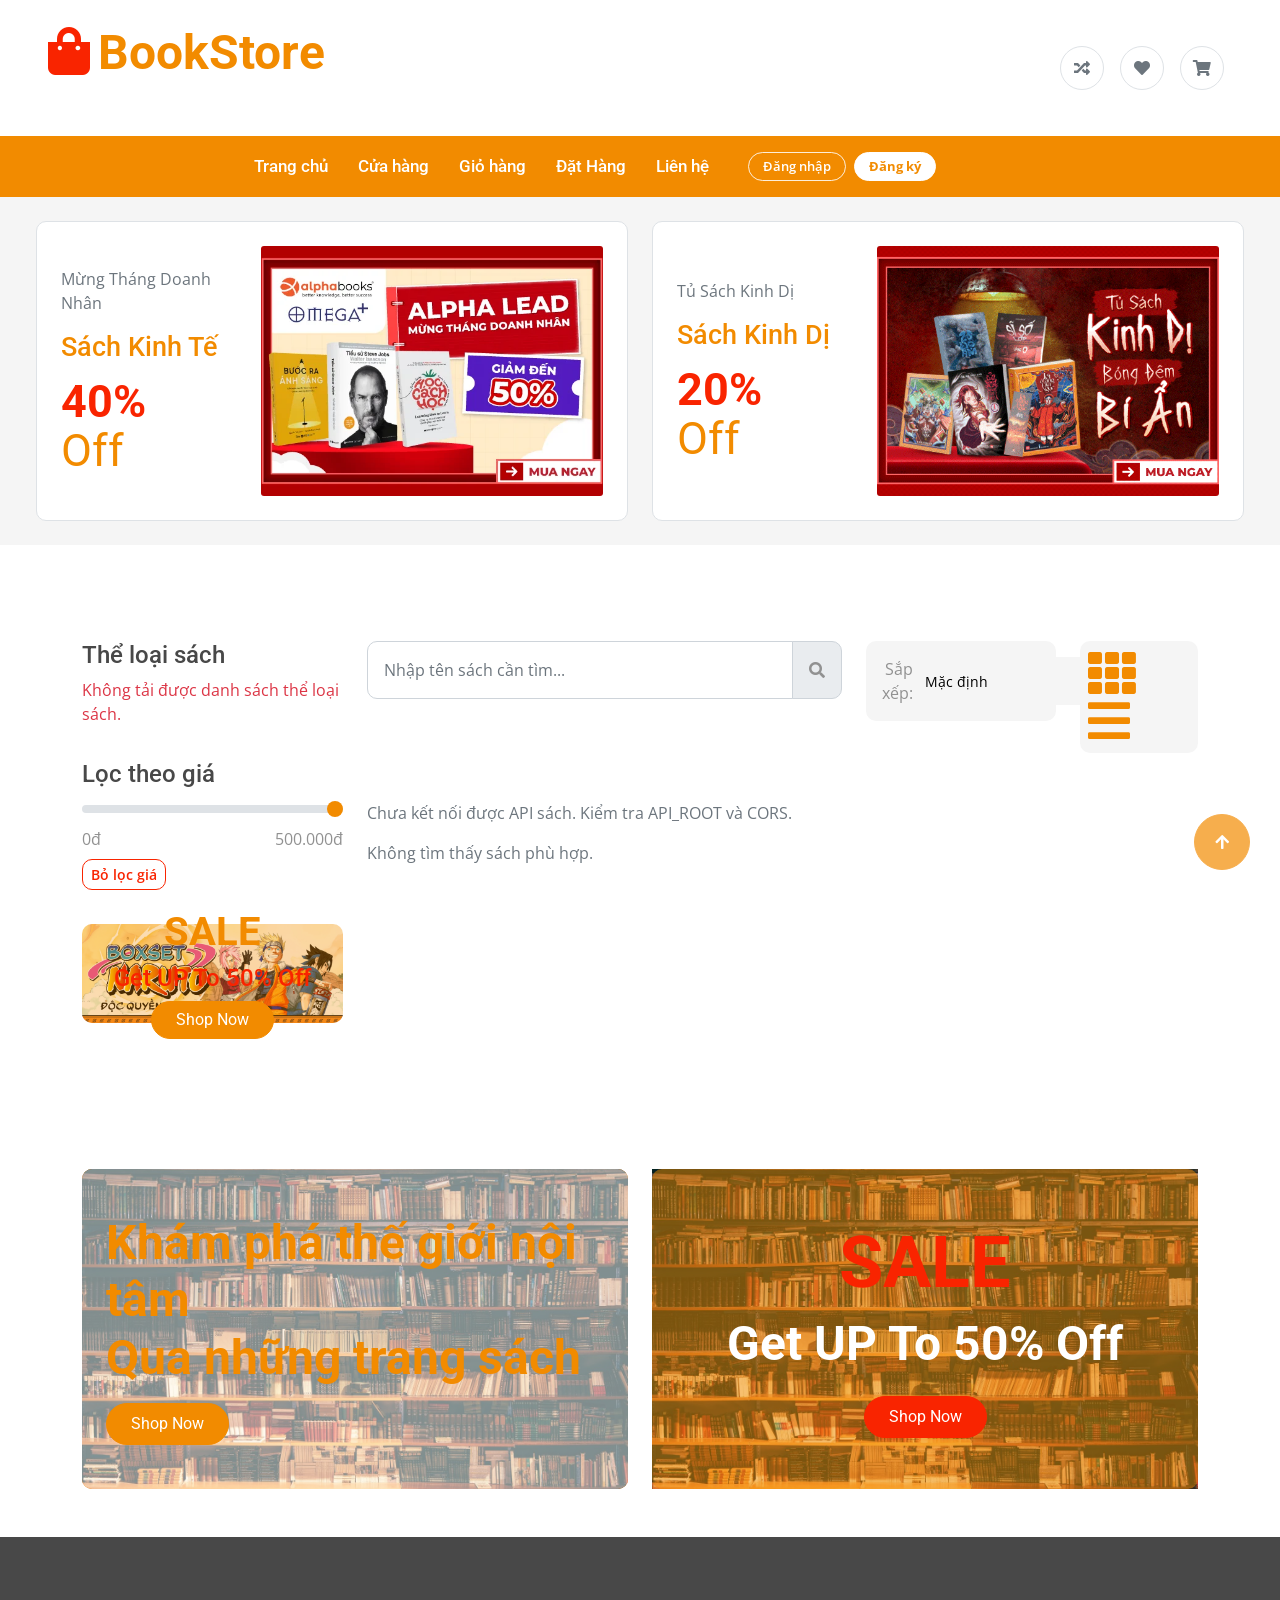
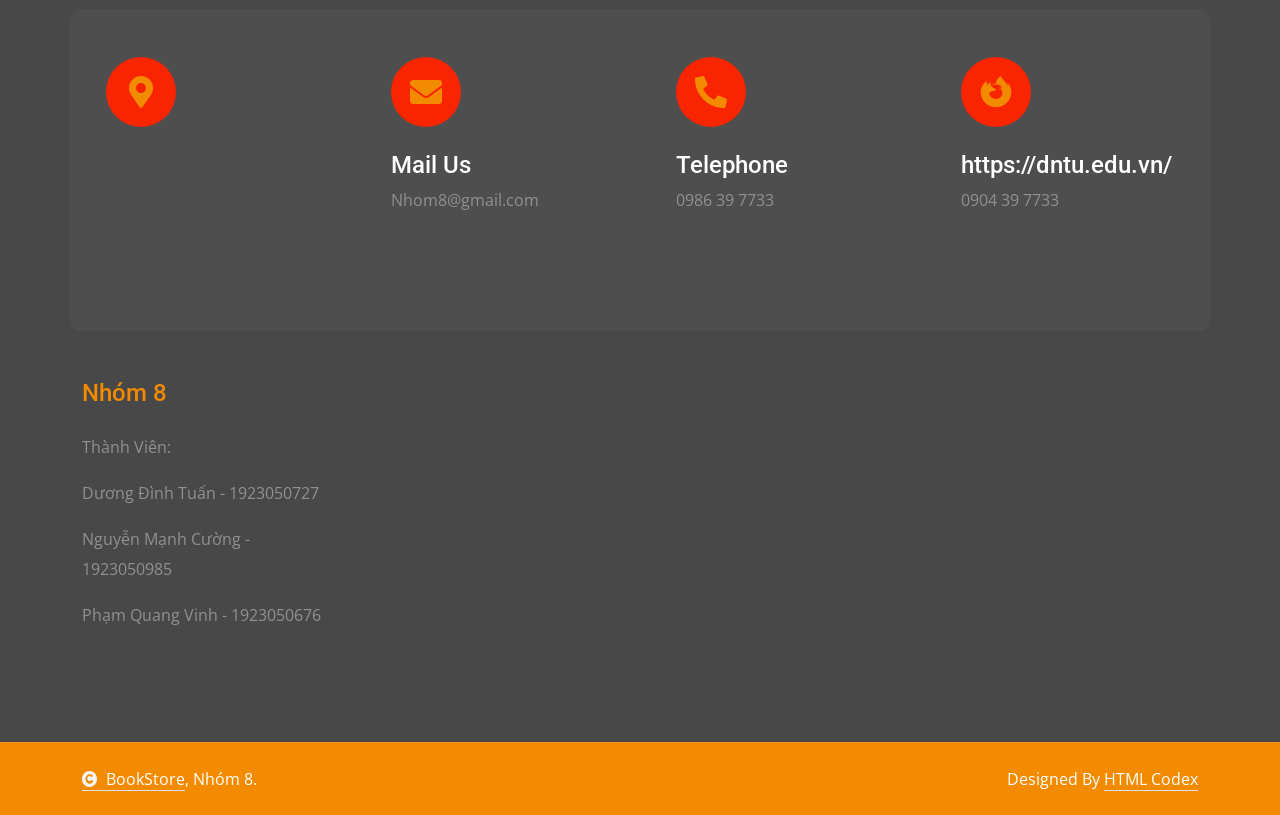
<file: Frontend/shop.html>
<!DOCTYPE html>
<html lang="en">

    <head>
        <meta charset="utf-8">
        <title>Electro - Electronics Website Template</title>
        <meta content="width=device-width, initial-scale=1.0" name="viewport">
        <meta content="" name="keywords">
        <meta content="" name="description">

        <!-- Google Web Fonts -->
        <link rel="preconnect" href="https://fonts.googleapis.com">
        <link rel="preconnect" href="https://fonts.gstatic.com" crossorigin>
        <link href="https://fonts.googleapis.com/css2?family=Open+Sans:wght@400;500;600;700&family=Roboto:wght@400;500;700&display=swap" rel="stylesheet"> 

        <!-- Icon Font Stylesheet -->
        <link rel="stylesheet" href="https://use.fontawesome.com/releases/v5.15.4/css/all.css"/>
        <link href="https://cdn.jsdelivr.net/npm/bootstrap-icons@1.4.1/font/bootstrap-icons.css" rel="stylesheet">

        <!-- Libraries Stylesheet -->
        <link href="lib/animate/animate.min.css" rel="stylesheet">
        <link href="lib/owlcarousel/assets/owl.carousel.min.css" rel="stylesheet">


        <!-- Customized Bootstrap Stylesheet -->
        <link href="css/bootstrap.min.css" rel="stylesheet">

        <!-- Template Stylesheet -->
        <link href="css/style.css" rel="stylesheet">
    </head>

    <body>

        <!-- Spinner Start -->
        <div id="spinner" class="show bg-white position-fixed translate-middle w-100 vh-100 top-50 start-50 d-flex align-items-center justify-content-center">
            <div class="spinner-border text-primary" style="width: 3rem; height: 3rem;" role="status">
                <span class="sr-only">Loading...</span>
            </div>
        </div>
        <!-- Spinner End -->


        <div class="container-fluid px-5 py-4 d-none d-lg-block">
            <div class="row gx-0 align-items-center">

                <!-- Logo bên trái -->
                <div class="col-md-4 col-lg-3 text-start">
                    <a href="index.html" class="navbar-brand p-0">
                        <h1 class="display-5 text-primary m-0">
                            <i class="fas fa-shopping-bag text-secondary me-2"></i>BookStore
                        </h1>
                    </a>
                </div>

                <!-- Các biểu tượng bên phải -->
                <div class="col-md-8 col-lg-9">
                    <div class="d-flex align-items-center justify-content-end w-100">

                        <a href="#" class="text-muted d-flex align-items-center justify-content-center me-3">
                            <span class="rounded-circle btn-md-square border">
                                <i class="fas fa-random"></i>
                            </span>
                        </a>

                        <a href="favorites.html" class="text-muted d-flex align-items-center justify-content-center me-3">
                            <span class="rounded-circle btn-md-square border">
                                <i class="fas fa-heart"></i>
                            </span>
                        </a>

                        <a href="cart.html" class="text-muted d-flex align-items-center justify-content-center">
                            <span class="rounded-circle btn-md-square border">
                                <i class="fas fa-shopping-cart"></i>
                            </span>
                            <span class="text-dark ms-2"></span>
                        </a>

                    </div>
                </div>

            </div>
        </div>

        <!-- Topbar End -->

        <!-- Navbar & Hero Start -->
        <div class="container-fluid nav-bar p-0">
            <div class="row gx-0 bg-primary px-5 align-items-center">
                <div class="col-12 col-lg-9">
                    <nav class="navbar navbar-expand-lg navbar-light bg-primary ">
                        <a href="" class="navbar-brand d-block d-lg-none">
                            <h1 class="display-5 text-secondary m-0"><i class="fas fa-shopping-bag text-white me-2"></i>Electro</h1>
                            <!-- <img src="img/logo.png" alt="Logo"> -->
                        </a>
                        <button class="navbar-toggler ms-auto" type="button" data-bs-toggle="collapse" data-bs-target="#navbarCollapse">
                            <span class="fa fa-bars fa-1x"></span>
                        </button>
                        <div class="collapse navbar-collapse" id="navbarCollapse">
                            <div class="navbar-nav ms-auto py-0">
                                <a href="index.html" class="nav-item nav-link">Trang chủ</a>
                                <a href="shop.html" class="nav-item nav-link active">Cửa hàng</a>
                                <a href="cart.html" class="nav-item nav-link">Giỏ hàng</a>
                                <a href="checkout.html" class="nav-item nav-link">Đặt Hàng</a>
                                <a href="contact.html" class="nav-item nav-link me-2">Liên hệ</a>
                            
                            </div>
                    </nav>
                </div>
            </div>
        </div>
        <!-- Navbar & Hero End -->

        <!-- Products Offer Start -->
            <div class="container-fluid bg-light py-4">
                <div class="container-fluid px-4">
                    <div class="row g-4">

                        <!-- Banner 1 -->
                        <div class="col-lg-6 wow fadeInLeft" data-wow-delay="0.2s">
                            <a href="shop.html"
                            class="offer-banner d-flex align-items-stretch border bg-white rounded">

                                <!-- Nội dung bên trái -->
                                <div class="offer-content">
                                    <p class="text-muted mb-3">
                                        Mừng Tháng Doanh Nhân
                                    </p>

                                    <h3 class="text-primary">Sách Kinh Tế</h3>

                                    <h1 class="offer-discount text-secondary mb-0">
                                        40%
                                        <span class="text-primary fw-normal">Off</span>
                                    </h1>
                                </div>

                                <!-- Ảnh bên phải -->
                                <div class="offer-image">
                                    <img src="image/banner1.png"
                                        alt="Sách trong thư viện">
                                </div>

                            </a>
                        </div>

                        <!-- Banner 2 -->
                        <div class="col-lg-6 wow fadeInRight" data-wow-delay="0.3s">
                            <a href="shop.html"
                            class="offer-banner d-flex align-items-stretch border bg-white rounded">

                                <!-- Nội dung bên trái -->
                                <div class="offer-content">
                                    <p class="text-muted mb-3">
                                        Tủ Sách Kinh Dị
                                    </p>

                                    <h3 class="text-primary">Sách Kinh Dị</h3>

                                    <h1 class="offer-discount text-secondary mb-0">
                                        20%
                                        <span class="text-primary fw-normal">Off</span>
                                    </h1>
                                </div>

                                <!-- Ảnh bên phải -->
                                <div class="offer-image">
                                    <img src="image/kinhdi.png"
                                        alt="Sách trong thư viện">
                                </div>

                            </a>
                        </div>

                    </div>
                </div>
            </div>
            <!-- Products Offer End -->


        <!-- Shop Page Start -->
        <div class="container-fluid shop py-5">
            <div class="container py-5">
                <div class="row g-4">
                    <div class="col-lg-3 wow fadeInUp" data-wow-delay="0.1s">
                        
                        <div class="product-categories mb-4">
                            <h4>Thể loại sách</h4>

                            <ul class="list-unstyled" id="api-book-categories">
                                <li>
                                    <div class="categories-item">
                                        <a href="shop.html"
                                        class="text-dark"
                                        data-category="">
                                            <i class="fas fa-book text-secondary me-2"></i>
                                            Tất cả sách
                                        </a>
                                        <span></span>
                                    </div>
                                </li>
                            </ul>
                        </div>

                        
                            <div class="price mb-4">
                                <h4 class="mb-2">Lọc theo giá</h4>

                                <input
                                    type="range"
                                    class="form-range w-100"
                                    id="rangeInput"
                                    name="rangeInput"
                                    min="0"
                                    max="500000"
                                    step="10000"
                                    value="500000"
                                >

                                <div class="d-flex justify-content-between">
                                    <span>0đ</span>
                                    <output id="amount" for="rangeInput">500.000đ</output>
                                </div>

                                <button type="button" id="reset-price-filter"
                                        class="btn btn-sm btn-outline-secondary mt-2">
                                    Bỏ lọc giá
                                </button>
                            </div>

                        
                        
                        <a href="#">
                            <div class="position-relative">
                                <img src="image/Naruto_Resize.png" class="img-fluid w-100 rounded" alt="Image">
                                <div class="text-center position-absolute d-flex flex-column align-items-center justify-content-center rounded p-4" style="width: 100%; height: 100%; top: 0; right: 0; background: rgba(242, 139, 0, 0.3);">
                                    <h5 class="display-6 text-primary">SALE</h5>
                                    <h4 class="text-secondary">Get UP To 50% Off</h4>
                                    <a href="shop.html" class="btn btn-primary rounded-pill px-4">Shop Now</a>
                                </div>
                            </div>
                        </a>
                        
                    </div>
                    <div class="col-lg-9 wow fadeInUp" data-wow-delay="0.1s">
                    
                        <div class="row g-4">
                            <div class="col-xl-7">
                                <div class="input-group w-100 mx-auto d-flex">
                                    <input type="search"
                                        id="api-book-search"
                                        class="form-control p-3"
                                        placeholder="Nhập tên sách cần tìm..."
                                        aria-label="Tìm sách theo tên">
                                    <span id="search-icon-1" class="input-group-text p-3"><i class="fa fa-search"></i></span>
                                </div>
                            </div>
                            <div class="col-xl-3 text-end">
                                <div class="bg-light ps-3 py-3 rounded d-flex justify-content-between">
                                    <label for="book-sort">Sắp xếp:</label>

                                    <select id="book-sort" name="book-sort"
                                            class="border-0 form-select-sm bg-light me-3">

                                        <option value="default">Mặc định</option>
                                        <option value="name-asc">Tên sách A - Z</option>
                                        <option value="name-desc">Tên sách Z - A</option>
                                        <option value="price-asc">Giá thấp đến cao</option>
                                        <option value="price-desc">Giá cao đến thấp</option>
                                        <option value="quantity-desc">Số lượng nhiều đến ít</option>
                                        <option value="year-desc">Năm xuất bản mới nhất</option>
                                    </select>
                                </div>
                            </div>
                            <div class="col-lg-4 col-xl-2">
                                 <ul class="nav nav-pills d-inline-flex text-center py-2 px-2 rounded bg-light mb-4">
                                    <li class="nav-item me-4">
                                        <a class="bg-light active" href="#" id="book-grid-view">
                                            <i class="fas fa-th fa-3x text-primary"></i>
                                        </a>
                                    </li>
                                    <li class="nav-item">
                                        <a class="bg-light" href="#" id="book-list-view">
                                            <i class="fas fa-bars fa-3x text-primary"></i>
                                        </a>
                                    </li>
                                </ul>
                            </div>
                        </div>
                        <div class="tab-content">
                            <div id="tab-5" class="tab-pane fade show p-0 active">
                                <div class="row g-4 product">
                                    <div class="container-fluid product py-5">
                                        
                                    </div>
                                </div>
                            </div>
                        </div>
                    </div>
                </div>
            </div>
        </div>
        <!-- Shop Page End -->

        <!-- Product Banner Start -->
        <div class="container-fluid py-5">
            <div class="container">
                <div class="row g-4">
                    <div class="col-lg-6 wow fadeInLeft" data-wow-delay="0.1s">
                        <a href="#">
                            <div class="bg-primary rounded position-relative">
                                <img src="image/ThuVien.jpg" class="img-fluid w-100 rounded" alt="">
                                <div class="position-absolute top-0 start-0 w-100 h-100 d-flex flex-column justify-content-center rounded p-4" style="background: rgba(255, 255, 255, 0.5);">
                                    <h3 class="display-5 text-primary">Khám phá thế giới nội tâm <br> <span>Qua những trang sách</span></h3>
                                    <p class="fs-4 text-muted"></p>
                                    <a href="shop.html" class="btn btn-primary rounded-pill align-self-start py-2 px-4">Shop Now</a>
                                </div>
                            </div>
                        </a>
                    </div>
                    <div class="col-lg-6 wow fadeInRight" data-wow-delay="0.2s">
                        <a href="#">
                            <div class="text-center bg-primary rounded position-relative">
                                <img src="image/ThuVien.jpg" class="img-fluid w-100" alt="">
                                <div class="position-absolute top-0 start-0 w-100 h-100 d-flex flex-column justify-content-center rounded p-4" style="background: rgba(242, 139, 0, 0.5);">
                                    <h2 class="display-2 text-secondary">SALE</h2>
                                    <h4 class="display-5 text-white mb-4">Get UP To 50% Off</h4>
                                    <a href="shop.html" class="btn btn-secondary rounded-pill align-self-center py-2 px-4">Shop Now</a>
                                </div>
                            </div>
                        </a>
                    </div>
                </div>
            </div>
        </div>
        <!-- Product Banner End -->

          <!-- Footer Start -->
        <div class="container-fluid footer py-5 wow fadeIn" data-wow-delay="0.2s">
            <div class="container py-5">
                <div class="row g-4 rounded mb-5" style="background: rgba(255, 255, 255, .03);">
                    <div class="col-md-6 col-lg-6 col-xl-3">
                        <div class="rounded p-4">
                            <div class="rounded-circle bg-secondary d-flex align-items-center justify-content-center mb-4" style="width: 70px; height: 70px;">
                                <i class="fas fa-map-marker-alt fa-2x text-primary"></i>
                            </div>
                            <div>
                                 <iframe class="rounded w-100" 
                                style="height: 100%;" src="https://www.google.com/maps/embed?pb=!1m18!1m12!1m3!1d777.1748616097559!2d106.86914354915587!3d10.984803664528533!2m3!1f0!2f0!3f0!3m2!1i1024!2i768!4f13.1!3m3!1m2!1s0x3174ddb237f9dd59%3A0x3ff1538c511f05d7!2zVHLGsOG7nW5nIMSQ4bqhaSBI4buNYyBDw7RuZyBOZ2jhu4cgxJDhu5NuZyBOYWk!5e0!3m2!1svi!2s!4v1793100616523!5m2!1svi!2s" width="600" height="450" style="border:0;" allowfullscreen="" loading="lazy" referrerpolicy="strict-origin-when-cross-origin" 
                                loading="lazy" referrerpolicy="no-referrer-when-downgrade"></iframe>
                            </div>
                        </div>
                    </div>
                    <div class="col-md-6 col-lg-6 col-xl-3">
                        <div class="rounded p-4">
                            <div class="rounded-circle bg-secondary d-flex align-items-center justify-content-center mb-4" style="width: 70px; height: 70px;">
                                <i class="fas fa-envelope fa-2x text-primary"></i>
                            </div>
                            <div>
                                <h4 class="text-white">Mail Us</h4>
                                <p class="mb-2">Nhom8@gmail.com</p>
                            </div>
                        </div>
                    </div>
                    <div class="col-md-6 col-lg-6 col-xl-3">
                        <div class="rounded p-4">
                            <div class="rounded-circle bg-secondary d-flex align-items-center justify-content-center mb-4" style="width: 70px; height: 70px;">
                                <i class="fa fa-phone-alt fa-2x text-primary"></i>
                            </div>
                            <div>
                                <h4 class="text-white">Telephone</h4>
                                <p class="mb-2">0986 39 7733</p>
                            </div>
                        </div>
                    </div>
                    <div class="col-md-6 col-lg-6 col-xl-3">
                        <div class="rounded p-4">
                            <div class="rounded-circle bg-secondary d-flex align-items-center justify-content-center mb-4" style="width: 70px; height: 70px;">
                                <i class="fab fa-firefox-browser fa-2x text-primary"></i>
                            </div>
                            <div>
                                <h4 class="text-white">https://dntu.edu.vn/</h4>
                                <p class="mb-2">0904 39 7733</p>
                            </div>
                        </div>
                    </div>
                </div>
                <div class="row g-5">
                    <div class="col-md-6 col-lg-6 col-xl-3">
                        <div class="footer-item d-flex flex-column">
                            <div class="footer-item">
                                <h4 class="text-primary mb-4">Nhóm 8</h4>
                                <p class="mb-3">Thành Viên:</p>
                                <p>Dương Đình Tuấn - 1923050727</p>
                                <p>Nguyễn Mạnh Cường - 1923050985</p>
                                <p>Phạm Quang Vinh - 1923050676</p>
                                
                            </div>
                        </div>
                    </div>
                </div>
            </div>
        </div>
        <!-- Footer End -->

        
        <!-- Copyright Start -->
        <div class="container-fluid copyright py-4">
            <div class="container">
                <div class="row g-4 align-items-center">
                    <div class="col-md-6 text-center text-md-start mb-md-0">
                        <span class="text-white"><a href="#" class="border-bottom text-white"><i class="fas fa-copyright text-light me-2"></i>BookStore</a>, Nhóm 8.</span>
                    </div>
                    <div class="col-md-6 text-center text-md-end text-white">
                        
                        <!--/*** The author’s attribution link must remain intact in the template. ***/-->
                        <!--/*** If you wish to remove this credit link, please purchase the Pro Version . ***/-->
                        Designed By <a class="border-bottom text-white" href="https://htmlcodex.com">HTML Codex</a>
                    </div>
                </div>
            </div>
        </div>
        <!-- Copyright End -->
        <!-- Back to Top -->
        <a href="#" class="btn btn-primary btn-lg-square back-to-top"><i class="fa fa-arrow-up"></i></a>   

        
    <!-- JavaScript Libraries -->
    <script src="https://ajax.googleapis.com/ajax/libs/jquery/3.6.4/jquery.min.js"></script>
    <script src="https://cdn.jsdelivr.net/npm/bootstrap@5.0.0/dist/js/bootstrap.bundle.min.js"></script>
    <script src="lib/wow/wow.min.js"></script>
    <script src="lib/owlcarousel/owl.carousel.min.js"></script>
    

    <!-- Template Javascript -->
    <script src="js/main.js"></script>
        <script src="js/api-store.js"></script>
</body>

</html>
</file>
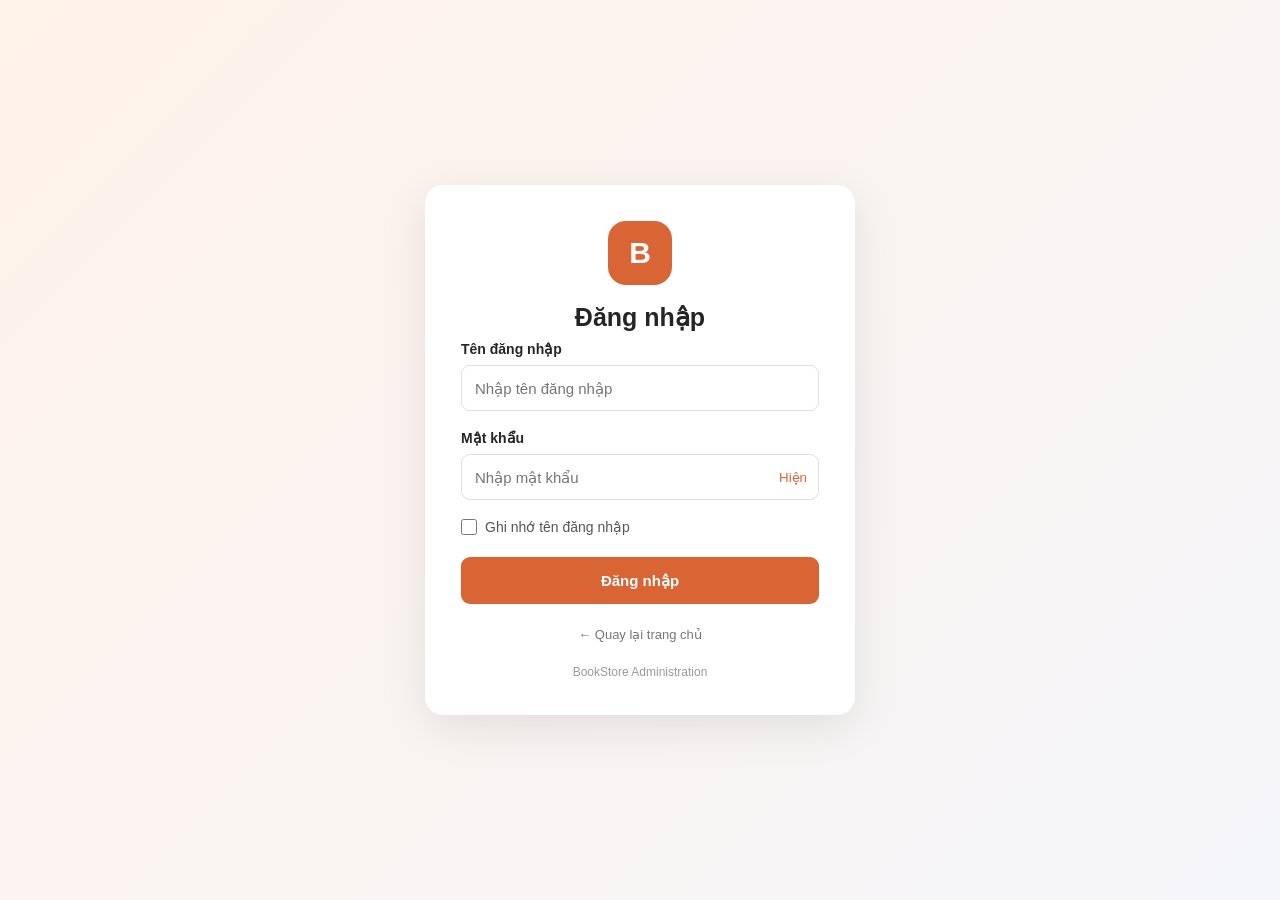
<file: TMDT/Frontend/admin.html>
<!doctype html>
<html lang="vi">
<head>
  <meta charset="utf-8">
  <meta name="viewport" content="width=device-width,initial-scale=1">
  <title>Quản trị BookStore</title>
  <link rel="stylesheet" href="css/admin.css">
</head>
<body>
  <div class="admin-shell">
    <aside class="sidebar" id="sidebar">
      <a class="brand" href="index.html"><span class="brand-mark">B</span><span><b>BookStore</b><small>ADMIN CONSOLE</small></span></a>
      <div class="side-label">QUẢN LÝ CỬA HÀNG</div>
      <nav id="mainNav">
        <button class="nav-item active" data-view="dashboard"><span>▦</span>Tổng quan</button>
        <button class="nav-item" data-view="books"><span>▤</span>Sách</button>
        <button class="nav-item" data-view="genres"><span>◈</span>Thể loại</button>
        <button class="nav-item" data-view="authors"><span>✎</span>Tác giả</button>
        <button class="nav-item" data-view="publishers"><span>▣</span>Nhà xuất bản</button>
        <button class="nav-item" data-view="customers"><span>♙</span>Khách hàng</button>
        <button class="nav-item" data-view="orders"><span>▧</span>Hóa đơn</button>
      </nav>
      <div class="sidebar-bottom">
        <div class="admin-profile"><div class="avatar">A</div><div><b id="adminName">Quản trị viên</b><small>Administrator</small></div></div>
        <button id="logoutBtn" class="logout-btn">↪ Đăng xuất</button>
      </div>
    </aside>

    <main class="main-area">
      <header class="topbar">
        <button class="mobile-menu" id="mobileMenu" aria-label="Mở menu">☰</button>
        <div><span class="eyebrow">BOOKSTORE / ADMIN</span><h1 id="pageTitle">Tổng quan</h1></div>
        <div class="topbar-right"><span class="status-dot"></span><span>Đang kết nối API</span><button class="icon-button" id="refreshBtn" title="Tải lại dữ liệu">↻</button></div>
      </header>
      <section class="content">
        <div id="notice" class="notice" hidden></div>

        <section class="view active" id="view-dashboard">
          <div class="welcome-row"><div><h2>Xin chào, <span id="welcomeName">Admin</span> 👋</h2><p class="muted">Đây là tình hình hiện tại của cửa hàng sách.</p></div><button class="btn btn-outline" id="dashboardRefresh">↻ Làm mới dữ liệu</button></div>
          <div class="stats-grid">
            <article class="stat-card"><div class="stat-icon purple">▤</div><p>Tổng số sách</p><strong id="statBooks">—</strong><small>Danh mục sách trong API</small></article>
            <article class="stat-card"><div class="stat-icon blue">♙</div><p>Khách hàng</p><strong id="statCustomers">—</strong><small>Tài khoản được API trả về</small></article>
            <article class="stat-card"><div class="stat-icon orange">▧</div><p>Hóa đơn</p><strong id="statOrders">—</strong><small>Tổng hóa đơn trong hệ thống</small></article>
            <article class="stat-card"><div class="stat-icon green">₫</div><p>Đã thanh toán</p><strong id="statPaid">—</strong><small>Số hóa đơn đã thanh toán</small></article>
          </div>
          <div class="panel dashboard-panel"><div class="panel-heading"><div><h3>Thao tác nhanh</h3><p class="muted">Chọn một mục để bắt đầu quản lý dữ liệu.</p></div></div><div class="quick-actions">
            <button data-goto="books" class="quick-card"><span>＋</span><b>Quản lý sách</b><small>Thêm, sửa và xóa sách</small></button>
            <button data-goto="genres" class="quick-card"><span>◈</span><b>Thể loại</b><small>Quản lý danh mục thể loại</small></button>
            <button data-goto="customers" class="quick-card"><span>♙</span><b>Khách hàng</b><small>Xem tài khoản khách hàng</small></button>
            <button data-goto="orders" class="quick-card"><span>▧</span><b>Hóa đơn</b><small>Kiểm tra và cập nhật thanh toán</small></button>
          </div></div>
          <div class="panel"><div class="panel-heading"><div><h3>Hóa đơn gần đây</h3><p class="muted">Dữ liệu được lấy trực tiếp từ API.</p></div><button class="btn btn-sm btn-outline" data-goto="orders">Xem tất cả</button></div><div class="table-wrap"><table><thead><tr><th>Mã hóa đơn</th><th>Ngày lập</th><th>Tổng tiền</th><th>Thanh toán</th><th></th></tr></thead><tbody id="recentOrders"><tr><td colspan="5" class="empty-cell">Đang tải dữ liệu...</td></tr></tbody></table></div></div>
        </section>

        <section class="view" id="view-books">
          <div class="toolbar"><div class="search-box"><span>⌕</span><input id="bookSearch" placeholder="Tìm theo tên sách, tác giả..."></div><button class="btn btn-primary" id="addBookBtn">＋ Thêm sách</button></div>
          <div class="panel"><div class="table-wrap"><table><thead><tr><th>Sách</th><th>Thể loại</th><th>Tác giả</th><th>Nhà xuất bản</th><th>Giá bán</th><th>Thao tác</th></tr></thead><tbody id="booksTable"><tr><td colspan="6" class="empty-cell">Đang tải...</td></tr></tbody></table></div></div>
        </section>

        <section class="view" id="view-genres">
          <div class="toolbar"><div><h2>Danh sách thể loại</h2><p class="muted">Thêm, sửa hoặc xóa thể loại sách.</p></div><button class="btn btn-primary" id="addGenreBtn">＋ Thêm thể loại</button></div>
          <div class="panel"><div class="table-wrap"><table><thead><tr><th>Mã</th><th>Tên thể loại</th><th>Thao tác</th></tr></thead><tbody id="genresTable"><tr><td colspan="3" class="empty-cell">Đang tải...</td></tr></tbody></table></div></div>
        </section>

        <section class="view" id="view-authors">
          <div class="toolbar"><div><h2>Danh sách tác giả</h2><p class="muted">Quản lý thông tin tác giả.</p></div><button class="btn btn-primary" id="addAuthorBtn">＋ Thêm tác giả</button></div>
          <div class="panel"><div class="table-wrap"><table><thead><tr><th>Mã</th><th>Tên tác giả</th><th>Thao tác</th></tr></thead><tbody id="authorsTable"><tr><td colspan="3" class="empty-cell">Đang tải...</td></tr></tbody></table></div></div>
        </section>

        <section class="view" id="view-publishers">
          <div class="toolbar"><div><h2>Danh sách nhà xuất bản</h2><p class="muted">Quản lý tên và địa chỉ nhà xuất bản.</p></div><button class="btn btn-primary" id="addPublisherBtn">＋ Thêm nhà xuất bản</button></div>
          <div class="panel"><div class="table-wrap"><table><thead><tr><th>Mã</th><th>Tên nhà xuất bản</th><th>Địa chỉ</th><th>Thao tác</th></tr></thead><tbody id="publishersTable"><tr><td colspan="4" class="empty-cell">Đang tải...</td></tr></tbody></table></div></div>
        </section>

        <section class="view" id="view-customers">
          <div class="toolbar"><div><h2>Danh sách khách hàng</h2><p class="muted">Thông tin được đọc từ endpoint quản trị khách hàng.</p></div><div class="search-box"><span>⌕</span><input id="customerSearch" placeholder="Tìm tên, email, số điện thoại..."></div></div>
          <div class="panel"><div class="table-wrap"><table><thead><tr><th>Khách hàng</th><th>Email</th><th>Số điện thoại</th><th>Vai trò</th><th>Xác minh</th><th></th></tr></thead><tbody id="customersTable"><tr><td colspan="6" class="empty-cell">Đang tải...</td></tr></tbody></table></div></div>
        </section>

        <section class="view" id="view-orders">
          <div class="toolbar"><div><h2>Quản lý hóa đơn</h2><p class="muted">Xem chi tiết, sửa thông tin nhận hàng và trạng thái thanh toán.</p></div><div class="search-box"><span>⌕</span><input id="orderSearch" placeholder="Tìm mã hóa đơn, tên người nhận..."></div></div>
          <div class="panel"><div class="table-wrap"><table><thead><tr><th>Mã hóa đơn</th><th>Ngày lập</th><th>Người nhận</th><th>Tổng tiền</th><th>Thanh toán</th><th>Thao tác</th></tr></thead><tbody id="ordersTable"><tr><td colspan="6" class="empty-cell">Đang tải...</td></tr></tbody></table></div></div>
        </section>
      </section>
    </main>
  </div>

  <div class="modal-backdrop" id="modalBackdrop" hidden><section class="modal" role="dialog" aria-modal="true" aria-labelledby="modalTitle"><div class="modal-header"><div><p class="eyebrow">BOOKSTORE ADMIN</p><h2 id="modalTitle">Chỉnh sửa</h2></div><button class="icon-button" id="closeModal" aria-label="Đóng">×</button></div><div id="modalBody"></div></section></div>
  <script src="js/admin.js"></script>
</body>
</html>
</file>
<file: Frontend/css/style.css>
/*** Spinner Start ***/
/*** Spinner ***/
#spinner {
    opacity: 0;
    visibility: hidden;
    transition: opacity .5s ease-out, visibility 0s linear .5s;
    z-index: 99999;
}

#spinner.show {
    transition: opacity .5s ease-out, visibility 0s linear 0s;
    visibility: visible;
    opacity: 1;
}
/*** Spinner End ***/

.back-to-top {
    position: fixed;
    right: 30px;
    bottom: 30px;
    display: flex;
    width: 45px;
    height: 45px;
    align-items: center;
    justify-content: center;
    transition: 0.5s;
    z-index: 99;
}

/*** Button Start ***/
.btn {
    font-weight: 600;
    transition: .5s;
}

.btn-square {
    width: 32px;
    height: 32px;
}

.btn-sm-square {
    width: 34px;
    height: 34px;
}

.btn-md-square {
    width: 44px;
    height: 44px;
}

.btn-lg-square {
    width: 56px;
    height: 56px;
}

.btn-square,
.btn-sm-square,
.btn-md-square,
.btn-lg-square {
    padding: 0;
    display: flex;
    align-items: center;
    justify-content: center;
    font-weight: normal;
    border-radius: 50%;
}

.btn.btn-primary {
    background: var(--bs-primary) !important;
    color: var(--bs-white) !important;
    font-family: 'Roboto', sans-serif;
    font-weight: 400;
    transition: 0.5s;
}

.btn.btn-primary:hover {
    background: var(--bs-secondary) !important;
    color: var(--bs-white);
}

.btn.btn-secondary {
    background: var(--bs-secondary) !important;
    color: var(--bs-white);
    font-family: 'Roboto', sans-serif;
    font-weight: 400;
    border: 1px solid var(--bs-secondary);
    transition: 0.5s;
}

.btn.btn-secondary:hover {
    background: var(--bs-primary) !important;
    color: var(--bs-secondary) !important;
}

/*** Topbar Start ***/
.topbar {
    padding: 2px 10px 2px 20px;
    background: var(--bs-primary) !important;
}

.topbar a,
.topbar a i {
    transition: 0.5s;
}

.topbar a:hover,
.topbar a i:hover {
    color: var(--bs-secondary) !important;
}


@media (max-width: 768px) {
    .topbar {
        display: none;    
    }
}
/*** Topbar End ***/


/*** Navbar ***/
.nav-bar .categories-bars .categories-bars-item {
    padding: 5px 15px;
    border-bottom: 1px solid rgba(256, 256, 256, 0.1);
    display: flex;
    justify-content: space-between;
    transition: 0.5s;
}

.nav-bar .categories-bars .categories-bars-item a,
.nav-bar .categories-bars .categories-bars-item span {
    color: var(--bs-dark);
    transition: 0.5s;
}

.nav-bar .categories-bars .categories-bars-item:hover {
    background: var(--bs-primary);
}

.nav-bar .categories-bars .categories-bars-item:hover a,
.nav-bar .categories-bars .categories-bars-item:hover span {
    color: var(--bs-white);
}

.nav-bar .navbar.navbar-light {
    padding: 0 !important;
}

.nav-bar .navbar .navbar-nav .nav-link {
    padding: 18px 15px;
    font-weight: 500;
    font-family: 'Roboto', sans-serif;
    font-size: 17px;
    transition: .5s;
    color: var(--bs-white) !important;
}

.navbar .navbar-nav .nav-link:hover,
.navbar .navbar-nav .nav-link.active,
.fixed-top.bg-white .navbar .navbar-nav .nav-link:hover,
.fixed-top.bg-white .navbar .navbar-nav .nav-link.active {
    color: var(--bs-white) !important;
}

/* Custom Header Account Navigation (Đăng nhập, Tài khoản, Yêu thích, Đơn mua) */
#api-account-nav {
    display: inline-flex !important;
    align-items: center !important;
    flex-wrap: wrap !important;
    gap: 8px !important;
}

#api-account-nav span {
    color: #ffffff !important;
    font-size: 14px !important;
    font-weight: 500 !important;
}

#api-account-nav a,
#api-account-nav .btn-nav-account,
#api-account-nav .btn-outline-primary,
#api-account-nav .btn-outline-light {
    color: #ffffff !important;
    background-color: transparent !important;
    border: 1.5px solid rgba(255, 255, 255, 0.85) !important;
    border-radius: 50rem !important;
    padding: 6px 14px !important;
    font-size: 13px !important;
    font-weight: 600 !important;
    text-decoration: none !important;
    display: inline-flex !important;
    align-items: center !important;
    justify-content: center !important;
    line-height: 1.2 !important;
    transition: all 0.25s ease-in-out !important;
}

/* Hover: TẮT màu đen, luôn giữ chữ màu trắng */
#api-account-nav a:hover,
#api-account-nav a:focus,
#api-account-nav a:active,
#api-account-nav .btn-nav-account:hover,
#api-account-nav .btn-nav-account:focus,
#api-account-nav .btn-nav-account:active,
#api-account-nav .btn-outline-primary:hover,
#api-account-nav .btn-outline-primary:focus,
#api-account-nav .btn-outline-primary:active,
#api-account-nav .btn-outline-light:hover,
#api-account-nav .btn-outline-light:focus,
#api-account-nav .btn-outline-light:active {
    color: #ffffff !important;
    background-color: rgba(255, 255, 255, 0.25) !important;
    border-color: #ffffff !important;
    box-shadow: 0 0 10px rgba(255, 255, 255, 0.35) !important;
}

#api-account-nav #api-logout,
#api-account-nav .btn-nav-logout {
    color: #ffffff !important;
    background-color: rgba(220, 53, 69, 0.85) !important;
    border: 1.5px solid rgba(255, 255, 255, 0.6) !important;
    border-radius: 50rem !important;
    padding: 6px 14px !important;
    font-size: 13px !important;
    font-weight: 600 !important;
    line-height: 1.2 !important;
    transition: all 0.25s ease-in-out !important;
}

#api-account-nav #api-logout:hover,
#api-account-nav .btn-nav-logout:hover {
    color: #ffffff !important;
    background-color: #dc3545 !important;
    border-color: #ffffff !important;
}

#api-account-nav .btn-nav-register {
    color: var(--bs-primary, #f28b00) !important;
    background-color: #ffffff !important;
    border: 1.5px solid #ffffff !important;
    border-radius: 50rem !important;
    padding: 6px 14px !important;
    font-size: 13px !important;
    font-weight: 700 !important;
    line-height: 1.2 !important;
    transition: all 0.25s ease-in-out !important;
}

#api-account-nav .btn-nav-register:hover {
    color: #ffffff !important;
    background-color: rgba(255, 255, 255, 0.25) !important;
    border-color: #ffffff !important;
}

.navbar .dropdown-toggle::after {
    border: none;
    content: "\f107";
    font-family: "Font Awesome 5 Free";
    font-weight: 600;
    vertical-align: middle;
}

@media (min-width: 992px) {
    .navbar .nav-item .dropdown-menu {
        display: block;
        visibility: hidden;
        top: 100%;
        transform: rotateX(-75deg);
        transform-origin: 0% 0%;
        border: 0;
        border-radius: 10px;
        transition: .5s;
        opacity: 0;
    }
}

@media (max-width: 992px) {
    .nav-bar .navbar .navbar-nav .nav-link {
        padding: 8px 0px;
    }
}

.dropdown .dropdown-menu a:hover {
    background: var(--bs-primary);
    color: var(--bs-white);
}

.navbar .nav-item:hover .dropdown-menu {
    transform: rotateX(0deg);
    visibility: visible;
    background: var(--bs-light) !important;
    transition: .5s;
    opacity: 1;
}

.navbar .navbar-toggler {
    padding: 5px 15px;
}

#allCat {
    position: absolute; 
    left: 0; 
    right: 0; 
    top: 51px; 
    z-index: 999; 
    background: var(--bs-light);
}

.nav-bar .navbar-toggler {
    border-radius: 5px !important; 
    box-shadow: none !important;
}

/*** Navbar End ***/

/*** Carousel Header Start ***/
.header-carousel.owl-carousel .owl-nav .owl-prev,
.header-carousel.owl-carousel .owl-nav .owl-next {
    position: absolute;
    width: 50px;
    height: 50px;
    top: 87%;
    border-radius: 30px;
    display: flex;
    align-items: center;
    justify-content: center;
    background: var(--bs-primary);
    color: var(--bs-white);
}

.header-carousel.owl-carousel .owl-nav .owl-prev {
    right: 130px;
    transition: 0.5s;
}

.header-carousel.owl-carousel .owl-nav .owl-next {
    right: 60px;
    transition: 0.5s;
}

.header-carousel.owl-carousel .owl-nav .owl-prev:hover,
.header-carousel.owl-carousel .owl-nav .owl-next:hover {
    background: var(--bs-secondary);
    color: var(--bs-white);
}

.carousel .carousel-header-banner {
    position: relative;
}

.carousel .carousel-banner-offer {
    position: absolute;
    top: 20px; 
    left: 20px;
    display: flex;
    align-items: center;
    z-index: 2;
}

.carousel .carousel-banner {
    position: absolute;
    width: 100%;
    height: 100%;
    top: 0; 
    left: 0;
    padding: 30px;
    display: flex;
    flex-direction: column;
    align-items: center;
    justify-content: end;
    background: rgba(0, 0, 0, 0.3);
    z-index: 1;
}
/*** Carousel Header End ***/


/*** Page Header start ***/
/*.page-header {
    position: relative;
    padding: 100px 0;
    background: linear-gradient(rgba(0, 0, 0, 0.5), rgba(0, 0, 0, 0.5)), url('../image/ThuVien.jpg');
    background-position: center top;
    background-repeat: no-repeat;
    background-attachment: fixed;
}*/
/*** Page Header end ***/

.page-header {
    position: relative;
    padding: 100px 0;
    background: linear-gradient(rgba(0, 0, 0, 0.5), rgba(0, 0, 0, 0.5)), url('../image/ThuVien.JPG') !important;
    background-position: center center !important;
    background-repeat: no-repeat !important;
    background-size: cover !important; 
    background-attachment: fixed;
}
/*** Products Start ***/
.product .product-item {
    width: 100%;
    height: 100%;
    position: relative;
}

.product .product-item .product-item-inner {
    height: 100%;
}

.product .product-item .product-item-add {
    width: 100%;
    position: absolute;
    bottom: 0;
    left: 0;
    opacity: 0;
    transition: 0.5s;
    z-index: 1;
}

.product .product-item:hover .product-item-add {
    background: var(--bs-white);
    margin-bottom: -124px;
    opacity: 1;
}
.product .product-item:hover .product-item-inner {
    border-bottom: 0 !important;
    border-bottom-right-radius: 0 !important;
    border-bottom-left-radius: 0 !important;
}

.product .product-item .product-item-inner .product-item-inner-item {
    position: relative;
    border-top-right-radius: 10px;
    border-top-left-radius: 10px;
    overflow: hidden;
}

.product .product-item .product-item-inner .product-item-inner-item .product-new,
.product .product-item .product-item-inner .product-item-inner-item .product-sale {
    position: absolute;
    width: 60px; 
    height: 60px;
    border-radius: 60px; 
    top: 20px; 
    right: 20px;
    display: flex;
    align-items: center;
    justify-content: center; 
}

.product .product-item .product-item-inner .product-item-inner-item .product-new {
    background: var(--bs-primary);
    color: var(--bs-white);
}

.product .product-item .product-item-inner .product-item-inner-item .product-sale {
    background: var(--bs-secondary);
    color: var(--bs-white);
}

.product .product-item .product-item-inner img {
    transition: 0.5s;
}

.product .product-item:hover .product-item-inner img {
    transform: scale(1.1);
}

.product .product-item .product-item-inner .product-item-inner-item .product-details {
    position: absolute;
    width: 100%; 
    height: 100%; 
    top: 0; 
    left: 0;
    border-top-right-radius: 10px;
    border-top-left-radius: 10px;
    display: flex;
    align-items: center;
    justify-content: center;
    opacity: 0;
    background: rgba(255, 255, 255, 0.2);
    transition: 0.5s;
}

.product .product-item .product-item-inner .product-item-inner-item .product-details a i {
    width: 50px; 
    height: 50px;
    border-radius: 50px;
    display: flex;
    align-items: center;
    justify-content: center;
    background: var(--bs-primary);
    color: var(--bs-white);
    transition: 0.5s;
}

.product .product-item:hover .product-item-inner .product-item-inner-item .product-details a i:hover {
    background: var(--bs-secondary);
    color: var(--bs-white);
}

.product .product-item:hover .product-item-inner .product-details {
    opacity: 1;
}

.product .tab-class .nav .nav-item a.active {
    background: var(--bs-primary) !important;
}

.product .tab-class .nav .nav-item a.active span {
    color: var(--bs-white) !important;
}
/*** Product End ***/


/*** ProductList Categories Start ***/
.productList .productList-carousel {
    height: 215px !important;
}

.productList .productList-carousel .productImg-carousel.productList-item .productImg-item {
    position: relative;
    width: calc(100% - 1px);
    transition: 0.5s;
}

.productList .productList-carousel .productImg-carousel.productList-item .productImg-item {
    margin-bottom: 75px;
}

.productList .productList-carousel .productImg-carousel.productList-item .productImg-item:hover {
    border-bottom: 0 !important;
    border-bottom-left-radius: 0 !important;
    border-bottom-right-radius: 0 !important;
}

.productList .productList-carousel .owl-nav .owl-prev,
.productList .productList-carousel .owl-nav .owl-next {
    position: absolute;
    top: -40px;
    padding: 5px 40px;
    border-radius: 30px;
    background: var(--bs-primary);
    color: var(--bs-white);
    transition: 0.5s;
}

.productList .productList-carousel .owl-nav .owl-prev:hover,
.productList .productList-carousel .owl-nav .owl-next:hover {
    background: var(--bs-secondary) !important;
    color: var(--bs-white) !important;
}

.productList .productList-carousel .owl-nav .owl-prev {
    left: 0;
}

.productList .productList-carousel .owl-nav .owl-next {
    right: 0;
}

.productList .productList-carousel .productImg-carousel .owl-nav .owl-prev,
.productList .productList-carousel .productImg-carousel .owl-nav .owl-next {
    position: absolute;
    top: 0px;
    padding: 5px 10px;
    border-radius: 30px;
    background: var(--bs-primary);
    color: var(--bs-white);
    transition: 0.5s;
    opacity: 0;
}

.productList .productList-carousel .productImg-carousel .owl-nav .owl-prev:hover,
.productList .productList-carousel .productImg-carousel .owl-nav .owl-next:hover {
    background: var(--bs-secondary) !important;
    color: var(--bs-white) !important;
}

.productList .productList-carousel .productImg-carousel .owl-nav .owl-prev {
    left: 0;
}

.productList .productList-carousel .productImg-carousel .owl-nav .owl-next {
    right: 0;
}

.productList .productList-carousel .productImg-carousel.productList-item:hover .owl-nav .owl-prev,
.productList .productList-carousel .productImg-carousel.productList-item:hover .owl-nav .owl-next {
    opacity: 1;
}
/*** ProductList Categories End ***/



/*** bestseller Products Start ***/
.products .products-mini .products-mini-item {
    position: relative;
    border-radius: 10px;
    transition: 0.5s;
}

.products .products-mini .products-mini-item:hover {
    border-bottom-left-radius: 0 !important;
    border-bottom-right-radius: 0 !important;
}

.products .products-mini .products-mini-item .products-mini-img {
 position: relative;
 overflow: hidden;
}

.products .products-mini .products-mini-item .products-mini-img img {
    border-top-left-radius: 10px;
    border-bottom-left-radius: 10px;
    transition: 0.5s;
}

.products .products-mini .products-mini-item:hover .products-mini-img img {
    border-bottom-left-radius: 0 !important;
    transform: scale(1.3);
}

.products .products-mini .products-mini-item .products-mini-img .products-mini-icon {
    position: absolute;
    width: 50px; 
    height: 50px; 
    top: 50%; 
    left: 50%;
    transform: translate(-50%, -50%); 
    display: flex;
    align-items: center;
    justify-content: center;
    opacity: 0;
    transition: 0.5s;
}

.products .products-mini .products-mini-item:hover .products-mini-img .products-mini-icon {
    opacity: 1;
}

.products .products-mini .products-mini-item:hover .products-mini-img .products-mini-icon:hover {
    background: var(--bs-secondary) !important;
}

.products .products-mini .products-mini-item .products-mini-add {
    position: absolute;
    bottom: 0;
    left: -1px;
    right: -1px;
    display: flex;
    align-items: center;
    justify-content: space-between;
    background: var(--bs-white);
    transition: 0.5s;
    z-index: 9;
    opacity: 0;
}

.products .products-mini .products-mini-item:hover .products-mini-add {
    opacity: 1;
    margin-bottom: -75px;
    border-bottom-left-radius: 10px;
    border-bottom-right-radius: 10px;
}
/*** bestseller Products End ***/

/*** Pagination Start ***/
.pagination {
    display: inline-block;
}
  
.pagination a {
    color: var(--bs-dark);
    padding: 10px 16px;
    text-decoration: none;
    transition: 0.5s;
    border: 1px solid var(--bs-secondary);
    margin: 0 4px;
}
  
.pagination a.active {
    background-color: var(--bs-primary);
    color: var(--bs-light);
    border: 1px solid var(--bs-secondary);
}
  
.pagination a:hover:not(.active) {background-color: var(--bs-primary)}

.nav.nav-tabs .nav-link.active {
    border-bottom: 2px solid var(--bs-secondary) !important;
}
/*** Pagination End ***/

/*** Shop Page Start ***/
.shop .product-categories .categories-item {
    display: flex;
    justify-content: space-between;
    padding: 10px 0;
}

.shop .product-categories .categories-item a {
    transition: 0.5s;
}

.shop .product-categories .categories-item a:hover {
    color: var(--bs-primary) !important;
}

.shop .product-color .product-color-item {
    display: flex;
    padding: 10px 0;
}

.shop .product-color .product-color-item a {
    transition: 0.5s;
}

.shop .product-color .product-color-item a:hover {
    color: var(--bs-secondary);
}

.shop .price {
    padding: 10px 0;
}

.shop .additional-product .additional-product-item {
    padding: 10px 0;
}

.shop .featured-product .featured-product-item {
    display: flex;
    align-items: center;
    justify-content: start;
}

.shop .product-tags .product-tags-items a {
    display: inline-block !important;
    background: var(--bs-white);
    color: var(--bs-dark);
    transition: 0.5;
}

.shop .product-tags .product-tags-items a:hover {
    background: var(--bs-primary) !important;
    color: var(--bs-white) !important;
}

/*** Shop Page End ***/


/*** Single Products Start ***/
.single-product .owl-nav .owl-prev,
.single-product .owl-nav .owl-next {
    position: absolute;
    top: 50%;
    transform: translateY(-50%);
    margin-top: -13%;
    font-size: 22px;
    color: var(--bs-primary);
}

.single-product .owl-nav .owl-prev {
    left: 0;
}

.single-product .owl-nav .owl-next {
    right: 0 !important;
}


.single-product .single-carousel .owl-dots {
    width: 100%;
    height: 120px;
    display: flex;
    align-items: center;
    justify-content: center;
    margin-top: 10px;
    transition: 0.5s;
}

.single-product .single-carousel .owl-dots .owl-dot img {
    width: 60px;
    height: 60px;
    border-radius: 30px;
    margin-right: 15px;
    border: 2px solid var(--bs-primary);
    transition: 0.5s;
}

.single-product .single-carousel .owl-dots .owl-dot.active img {
    width: 80px;
    height: 80px;
    border-radius: 40px;
    border: 4px solid var(--bs-secondary);
}














.related-product .related-carousel .related-item {
    width: 100%;
    height: 100%;
    position: relative;
    margin-bottom: 125px;
    transition: 0.5s;
}

.related-product .related-carousel .related-item .related-item-add {
    width: 100%;
    position: absolute;
    bottom: 0;
    left: 0;
    opacity: 0;
    transition: 0.5s;
    z-index: 99;
}

.related-product .related-carousel .related-item:hover .related-item-add {
    background: var(--bs-white);
    margin-bottom: -125px;
    opacity: 1;
}

.related-product .related-carousel .related-item:hover .related-item-inner {
    border-bottom: 0 !important;
    border-bottom-right-radius: 0 !important;
    border-bottom-left-radius: 0 !important;
}

.related-product .related-carousel .related-item .related-item-inner .related-item-inner-item {
    position: relative;
    border-top-right-radius: 10px;
    border-top-left-radius: 10px;
    overflow: hidden;
}

.related-product .related-carousel .related-item .related-item-inner .related-item-inner-item .related-new,
.related-product .related-carousel .related-item .related-item-inner .related-item-inner-item .related-sale {
    position: absolute;
    width: 60px; 
    height: 60px;
    border-radius: 60px; 
    top: 20px; 
    right: 20px;
    display: flex;
    align-items: center;
    justify-content: center; 
    z-index: 5;
}

.related-product .related-carousel .related-item .related-item-inner .related-item-inner-item .related-new {
    background: var(--bs-primary);
    color: var(--bs-white);
}

.related-product .related-carousel .related-item .related-item-inner .related-item-inner-item .related-sale {
    background: var(--bs-secondary);
    color: var(--bs-white);
}

.related-product .related-carousel .related-item .related-item-inner img {
    transition: 0.5s;
}

.related-product .related-carousel .related-item:hover .related-item-inner img {
    transform: scale(1.1);
}

.related-product .related-carousel .related-item .related-item-inner .related-item-inner-item .related-details {
    position: absolute;
    width: 100%; 
    height: 100%; 
    top: 0; 
    left: 0;
    border-top-right-radius: 10px;
    border-top-left-radius: 10px;
    display: flex;
    align-items: center;
    justify-content: center;
    opacity: 0;
    background: rgba(255, 255, 255, 0.2);
    transition: 0.5s;
}

.related-product .related-carousel .related-item .related-item-inner .related-item-inner-item .related-details a i {
    width: 50px; 
    height: 50px;
    border-radius: 50px;
    display: flex;
    align-items: center;
    justify-content: center;
    background: var(--bs-primary);
    color: var(--bs-white);
    transition: 0.5s;
}

.related-product .related-carousel .related-item:hover .related-item-inner .related-item-inner-item .related-details a i:hover {
    background: var(--bs-secondary);
    color: var(--bs-white);
}

.related-product .related-carousel .related-item:hover .related-item-inner .related-details {
    opacity: 1;
}


.related-product .owl-nav .owl-prev,
.related-product .owl-nav .owl-next {
    position: absolute;
    top: -40px;
    padding: 5px 40px;
    border-radius: 30px;
    background: var(--bs-primary);
    color: var(--bs-white);
    transition: 0.5s;
}

.related-product .owl-nav .owl-prev {
    left: 0;
}

.related-product .owl-nav .owl-next {
    right: 0;
}

.related-product .owl-nav .owl-prev:hover,
.related-product .owl-nav .owl-next:hover {
    background: var(--bs-secondary) !important;
}
/*** Single Products End ***/

/*** Footer Start ***/
.footer {
    background: var(--bs-dark);
}
.footer .footer-item a {
    line-height: 30px;
    color: var(--bs-body);
    transition: 0.5s;
}

.footer .footer-item p {
    line-height: 30px;
}

.footer .footer-item a:hover {
    letter-spacing: 2px;
    color: var(--bs-secondary);
}

/*** Footer End ***/


/*** copyright Start ***/
.copyright {
    border-top: 1px solid rgba(255, 255, 255, 0.08);
    background: var(--bs-primary) !important;
}
/*** copyright end ***/


.modal-overlay {
    position: fixed;
    top: 0;
    left: 0;
    width: 100%;
    height: 100%;
    background: rgba(0, 0, 0, 0.6); 
    backdrop-filter: blur(5px); 
    display: none; 
    z-index: 999; 
}


.auth-form-container {
    position: fixed;
    top: 50%;
    left: 50%;
    transform: translate(-50%, -50%);
    z-index: 1000;
    display: none; 
    background: #fff;
    padding: 20px;
    border-radius: 8px;
    box-shadow: 0 5px 15px rgba(0,0,0,0.3);
}

/* Chế độ xem lưới mặc định */
#api-books-grid .api-book-card {
    transition: all 0.2s ease;
}

/* Chế độ xem danh sách */
#api-books-grid.book-list-view > [class*="col-"] {
    width: 100%;
    flex: 0 0 100%;
    max-width: 100%;
}

#api-books-grid.book-list-view .api-book-card {
    display: flex;
    flex-direction: row;
    align-items: center;
    gap: 20px;
    padding: 15px;
}

#api-books-grid.book-list-view .product-item-inner {
    display: flex;
    align-items: center;
    width: 100%;
    gap: 20px;
}

#api-books-grid.book-list-view .product-item-inner-item {
    flex: 0 0 150px;
}

#api-books-grid.book-list-view .api-book-card img {
    width: 150px !important;
    height: 180px !important;
    object-fit: contain;
}

#api-books-grid.book-list-view .api-book-info {
    flex: 1;
    text-align: left !important;
}

@media (max-width: 576px) {
    #api-books-grid.book-list-view .product-item-inner-item {
        flex-basis: 100px;
    }

    #api-books-grid.book-list-view .api-book-card img {
        width: 100px !important;
        height: 130px !important;
    }

    #api-books-grid.book-list-view .product-item-inner {
        gap: 10px;
    }
}

#api-book-pagination button {
    min-width: 42px;
    min-height: 40px;
    border-radius: 8px;
    font-weight: 500;
}

#api-book-pagination button:disabled {
    opacity: 0.4;
    cursor: not-allowed;
}

#api-book-pagination button[aria-current="page"] {
    color: #fff;
}

/* Căn giữa nội dung chính */
#api-page-content {
    width: 100%;
    max-width: 1320px;
    margin-left: auto !important;
    margin-right: auto !important;
    padding: 30px 24px 50px;
    box-sizing: border-box;
}

/* Hiển thị tốt trên điện thoại */
@media (max-width: 768px) {
    #api-page-content {
        padding: 24px 15px 35px;
    }
}

 .carousel-header-banner {
    position: relative;
    width: 100%;
    height: 100%;
    min-height: 495px;
    overflow: hidden;
}

.carousel-header-banner .banner-image {
    display: block;
    width: 100%;
    height: 100%;
    min-height: 495px;
    object-fit: cover;
    object-position: center;
}
.header-carousel-item {
    min-height: 495px;
}

.header-carousel-item .carousel-img img {
    width: 100%;
    height: 350px;
    object-fit: contain;
}

/* ===== BANNER CAROUSEL FULL WIDTH ===== */

/* Khung carousel chiếm toàn bộ chiều rộng */
.container-fluid.carousel {
    width: 100%;
    padding: 0 !important;
    margin: 0;
    overflow: hidden;
}

.container-fluid.carousel > .row {
    margin: 0;
    align-items: stretch;
}

/* Xóa khoảng trống trên và dưới carousel */
.header-carousel {
    width: 100%;
    height: 520px;
    padding: 0 !important;
    margin: 0;
    background: transparent !important;
    overflow: hidden;
}

/* Mỗi slide phủ kín chiều cao */
.header-carousel .header-carousel-item {
    display: flex;
    align-items: stretch;
    width: 100%;
    height: 520px;
    min-height: 520px;
    margin: 0;
}

/* Cột ảnh */
.header-carousel .header-carousel-item .carousel-img {
    height: 100%;
    padding: 0;
    overflow: hidden;
}

/* Ảnh banner lớn */
.header-carousel .header-carousel-item .carousel-img img,
.header-carousel .header-carousel-item .carousel-img .banner-image {
    display: block;
    width: 100%;
    height: 100%;
    max-width: none;
    object-fit: cover;
    object-position: center;
}

/* Cột nội dung */
.header-carousel .header-carousel-item .carousel-content {
    display: flex;
    flex-direction: column;
    justify-content: center;
    align-items: flex-start;
    padding: 24px !important;
}

/* Banner bên phải */
.carousel-header-banner {
    width: 100%;
    height: 520px;
    overflow: hidden;
}

.carousel-header-banner .side-banner-image {
    width: 100%;
    height: 100%;
    object-fit: cover;
}

/* Nút chuyển slide */
.header-carousel .owl-nav {
    margin: 0;
}

/* Màn hình nhỏ */
@media (max-width: 1199.98px) {
    .header-carousel,
    .header-carousel .header-carousel-item {
        height: 400px;
        min-height: 400px;
    }

    .carousel-header-banner {
        height: 400px;
    }
}

@media (max-width: 767.98px) {
    .header-carousel,
    .header-carousel .header-carousel-item {
        height: auto;
        min-height: 0;
    }

    .header-carousel .header-carousel-item {
        display: block;
    }

    .header-carousel .header-carousel-item .carousel-img img {
        width: 100%;
        height: auto;
        object-fit: contain;
    }

    .header-carousel .header-carousel-item .carousel-content {
        padding: 20px !important;
    }
}


/* Khung banner khuyến mãi */
.offer-banner {
    width: 100%;
    min-height: 300px;
    padding: 24px;
    gap: 16px;
    overflow: hidden;
    text-decoration: none;
    color: inherit;
    transition: 0.3s;
}

/* Nội dung bên trái */
.offer-content {
    flex: 0 0 34%;
    min-width: 0;
    display: flex;
    flex-direction: column;
    justify-content: center;
    position: relative;
    z-index: 1;
}

.offer-content p {
    font-size: 16px;
    line-height: 1.5;
}

.offer-content h3 {
    font-size: 27px;
    line-height: 1.25;
    margin-bottom: 12px;
}

.offer-discount {
    font-size: clamp(42px, 3.5vw, 64px);
    line-height: 1.1;
    font-weight: 700;
}

.offer-discount span {
    display: block;
    font-size: clamp(42px, 3.5vw, 64px);
}

/* Ảnh bên phải chiếm phần lớn banner */
.offer-image {
    flex: 1 1 66%;
    min-width: 0;
    overflow: hidden;
    display: flex;
    align-items: center;
}

.offer-image img {
    display: block;
    width: 100%;
    height: 250px;
    object-fit: cover;
    object-position: center;
    border-radius: 3px;
}

/* Hiệu ứng khi rê chuột */
.offer-banner:hover {
    border-color: #ff9800 !important;
}

/* Tablet và điện thoại */
@media (max-width: 991.98px) {
    .offer-banner {
        min-height: 260px;
        padding: 16px;
        gap: 12px;
    }

    .offer-content {
        flex-basis: 38%;
    }

    .offer-image img {
        height: 220px;
    }

    .offer-content h3 {
        font-size: 22px;
    }

    .offer-discount,
    .offer-discount span {
        font-size: 40px;
    }
}

@media (max-width: 575.98px) {
    .offer-banner {
        min-height: 210px;
        padding: 12px;
        gap: 8px;
    }

    .offer-content {
        flex-basis: 40%;
    }

    .offer-content p {
        font-size: 13px;
        margin-bottom: 10px !important;
    }

    .offer-content h3 {
        font-size: 18px;
    }

    .offer-discount,
    .offer-discount span {
        font-size: 32px;
    }

    .offer-image img {
        height: 180px;
    }
}


.modal-overlay.active, .auth-form-container.active {
    display: block;
}

/* Cart Quantity Styling */
.cart-qty-group {
    width: 165px !important;
    min-width: 150px !important;
}

.cart-qty-group .cart-qty-btn {
    width: 42px !important;
    min-width: 42px !important;
    height: 40px !important;
    padding: 0 !important;
    font-size: 18px !important;
    font-weight: 700 !important;
    color: #495057 !important;
    border-color: #ced4da !important;
    background-color: #f8f9fa !important;
    transition: all 0.2s ease !important;
}

.cart-qty-group .cart-qty-btn:hover {
    background-color: var(--bs-primary, #f28b00) !important;
    border-color: var(--bs-primary, #f28b00) !important;
    color: #ffffff !important;
}

.cart-qty-group .cart-qty-input {
    min-width: 65px !important;
    height: 40px !important;
    font-size: 16px !important;
    font-weight: 700 !important;
    color: #212529 !important;
    text-align: center !important;
    padding: 4px 6px !important;
    border-color: #ced4da !important;
    box-shadow: none !important;
}

/* Chat & Discussion Styling */
#chat-messages-container {
    scroll-behavior: smooth;
}

#chat-messages-container::-webkit-scrollbar {
    width: 6px;
}

#chat-messages-container::-webkit-scrollbar-thumb {
    background-color: rgba(0, 0, 0, 0.15);
    border-radius: 4px;
}

.chat-msg-row {
    display: flex;
    align-items: flex-end;
    margin-bottom: 8px;
    animation: fadeInMsg 0.25s ease-out;
}

.chat-msg-row.user {
    justify-content: flex-end;
}

.chat-msg-row.admin {
    justify-content: flex-start;
}

.chat-bubble {
    max-width: 75%;
    padding: 10px 16px;
    border-radius: 18px;
    word-break: break-word;
    position: relative;
    box-shadow: 0 1px 3px rgba(0, 0, 0, 0.08);
}

.chat-bubble.user {
    background: linear-gradient(135deg, var(--bs-primary, #f28b00) 0%, #e07d00 100%);
    color: #ffffff;
    border-bottom-right-radius: 4px;
}

.chat-bubble.admin {
    background: #ffffff;
    color: #212529;
    border: 1px solid #e9ecef;
    border-bottom-left-radius: 4px;
}

.chat-bubble .chat-time {
    font-size: 11px;
    opacity: 0.75;
    margin-top: 4px;
    display: block;
}

.chat-bubble.user .chat-time {
    text-align: right;
    color: rgba(255, 255, 255, 0.85);
}

.chat-bubble.admin .chat-time {
    text-align: left;
    color: #6c757d;
}

.chat-avatar-sm {
    width: 32px;
    height: 32px;
    min-width: 32px;
    border-radius: 50%;
    display: flex;
    align-items: center;
    justify-content: center;
    font-size: 13px;
    font-weight: 600;
}

@keyframes fadeInMsg {
    from {
        opacity: 0;
        transform: translateY(6px);
    }
    to {
        opacity: 1;
        transform: translateY(0);
    }
}
</file>
<file: Frontend/css/admin.css>
@import url('https://fonts.googleapis.com/css2?family=DM+Sans:wght@400;500;600;700&family=Playfair+Display:wght@600;700&display=swap');
:root{--ink:#24262d;--muted:#777d89;--line:#e8e9ee;--bg:#f7f8fb;--purple:#6750a4;--purple-dark:#4e397f;--white:#fff;--green:#198754;--red:#b42318;--shadow:0 10px 35px rgba(28,31,42,.06)}
*{box-sizing:border-box}body{margin:0;background:var(--bg);color:var(--ink);font-family:'DM Sans',sans-serif;font-size:14px}button,input,select,textarea{font:inherit}button{cursor:pointer}button:disabled{opacity:.55;cursor:wait}a{color:inherit;text-decoration:none}.admin-shell{min-height:100vh}.sidebar{position:fixed;inset:0 auto 0 0;width:252px;background:#fff;border-right:1px solid var(--line);padding:26px 17px;display:flex;flex-direction:column;z-index:20}.brand{display:flex;align-items:center;gap:12px;padding:0 10px 32px}.brand b{display:block;font-size:16px}.brand small{display:block;color:var(--muted);font-size:10px;letter-spacing:1.5px;margin-top:3px}.brand-mark{width:39px;height:39px;display:inline-grid;place-items:center;background:var(--purple);color:#fff;border-radius:12px;font-family:'Playfair Display',serif;font-size:24px;font-weight:700;flex-shrink:0}.side-label,.eyebrow{font-size:10px;font-weight:700;letter-spacing:1.4px;color:#9a9eaa}.side-label{padding:0 12px 12px}.sidebar nav{display:grid;gap:5px}.nav-item{border:0;background:transparent;color:#686d79;text-align:left;padding:12px;border-radius:9px;display:flex;align-items:center;gap:12px;font-weight:600}.nav-item span{width:20px;text-align:center;font-size:18px}.nav-item:hover{background:#f6f3fb;color:var(--purple)}.nav-item.active{background:#eee9f8;color:var(--purple)}.sidebar-bottom{margin-top:auto}.admin-profile{border-top:1px solid var(--line);padding:19px 7px 12px;display:flex;align-items:center;gap:10px}.avatar{width:36px;height:36px;border-radius:50%;background:#e9e2f8;color:var(--purple);display:grid;place-items:center;font-weight:700}.admin-profile b,.admin-profile small{display:block}.admin-profile small{color:var(--muted);margin-top:3px;font-size:11px}.logout-btn{border:0;background:transparent;color:#777d89;padding:10px 8px;text-align:left;width:100%}.logout-btn:hover{color:var(--red)}.main-area{margin-left:252px;min-height:100vh}.topbar{height:94px;background:#fff;border-bottom:1px solid var(--line);display:flex;align-items:center;justify-content:space-between;padding:0 36px;position:sticky;top:0;z-index:10}.topbar h1{font-family:'Playfair Display',serif;font-size:25px;margin:5px 0 0}.topbar-right{display:flex;align-items:center;gap:9px;color:var(--muted);font-size:12px}.status-dot{width:8px;height:8px;border-radius:50%;background:#27ae70}.icon-button{border:1px solid var(--line);background:#fff;border-radius:9px;width:36px;height:36px;font-size:20px;color:#555;display:grid;place-items:center}.content{padding:30px 36px 50px;max-width:1600px;margin:auto}.view{display:none}.view.active{display:block}.welcome-row,.toolbar{display:flex;justify-content:space-between;align-items:center;gap:18px;margin-bottom:23px}.welcome-row h2,.toolbar h2{font-size:19px;margin:0 0 7px}.muted{color:var(--muted);margin:0;font-size:12px;line-height:1.6}.stats-grid{display:grid;grid-template-columns:repeat(4,minmax(0,1fr));gap:17px;margin-bottom:25px}.stat-card,.panel{background:#fff;border:1px solid var(--line);border-radius:14px;box-shadow:var(--shadow)}.stat-card{padding:20px}.stat-icon{width:39px;height:39px;display:grid;place-items:center;border-radius:12px;font-size:19px;margin-bottom:15px}.purple{background:#eee8fa;color:#654ca4}.blue{background:#e6f1fc;color:#3276b9}.orange{background:#fff0df;color:#c77b24}.green{background:#e3f6ed;color:#198754}.stat-card p{color:var(--muted);margin:0 0 7px;font-size:12px}.stat-card strong{font-size:27px;display:block;letter-spacing:-.5px}.stat-card small{display:block;color:#9a9eaa;font-size:11px;margin-top:8px}.panel{margin-bottom:22px;overflow:hidden}.panel-heading{padding:21px 23px;display:flex;justify-content:space-between;align-items:center;gap:15px}.panel-heading h3{margin:0 0 6px;font-size:15px}.quick-actions{display:grid;grid-template-columns:repeat(4,minmax(0,1fr));gap:12px;padding:0 23px 23px}.quick-card{background:#fff;border:1px solid var(--line);border-radius:12px;text-align:left;padding:16px;display:flex;flex-direction:column;gap:7px}.quick-card:hover{border-color:#c9bce6;background:#fcfbff}.quick-card>span{font-size:22px;color:var(--purple);margin-bottom:6px}.quick-card b{font-size:13px}.quick-card small{color:var(--muted);font-size:11px}.toolbar{margin-bottom:19px}.search-box{display:flex;align-items:center;gap:9px;border:1px solid #e1e3e9;border-radius:9px;background:#fff;padding:0 12px;min-width:260px;max-width:400px;flex:1}.search-box span{font-size:22px;color:#a0a3ad}.search-box input{width:100%;border:0;outline:0;background:transparent;padding:11px 0}.btn{border:1px solid transparent;border-radius:9px;padding:10px 15px;font-weight:700;font-size:12px;display:inline-flex;align-items:center;justify-content:center;gap:7px;white-space:nowrap}.btn-primary{background:var(--purple);color:#fff}.btn-primary:hover{background:var(--purple-dark)}.btn-outline{background:#fff;border-color:#dedfe6;color:#555b67}.btn-outline:hover{border-color:#b8a8dc;color:var(--purple)}.btn-sm{padding:7px 10px;font-size:11px}.btn-danger{background:#fff0ef;color:var(--red);border-color:#f8d5d2}.btn-wide{width:100%;margin-top:20px;padding:12px}.table-wrap{overflow-x:auto}table{width:100%;border-collapse:collapse;white-space:nowrap}thead{background:#fafafd}th{font-size:10px;letter-spacing:.5px;text-transform:uppercase;color:#8b909c;text-align:left;padding:14px 18px;font-weight:700}td{padding:14px 18px;border-top:1px solid #f0f1f4;color:#454955;font-size:12px}tbody tr:hover{background:#fdfdff}.book-cell{display:flex;align-items:center;gap:11px;min-width:210px}.book-cover{width:42px;height:55px;border-radius:5px;object-fit:cover;background:#f0edf6;border:1px solid #eee}.book-cell b{display:block;white-space:normal;max-width:220px;font-size:12px}.book-cell small{display:block;color:#969aa5;margin-top:4px}.money{font-weight:700;color:#272a32}.action-group{display:flex;gap:6px}.text-btn{border:0;background:transparent;color:var(--purple);font-size:11px;font-weight:700;padding:6px}.text-btn.danger{color:var(--red)}.pill{display:inline-flex;align-items:center;border-radius:20px;padding:5px 9px;font-size:10px;font-weight:700}.pill.paid,.pill.verified{background:#e3f6ed;color:#198754}.pill.unpaid,.pill.unverified{background:#fff1dc;color:#b66b10}.empty-cell{text-align:center;color:#969aa5;padding:35px}.notice{padding:12px 15px;border-radius:9px;margin-bottom:18px;font-size:12px;font-weight:600}.notice.success{background:#e8f7ee;color:#176b3d}.notice.error{background:#fff0ef;color:#a52a20}.modal-backdrop{position:fixed;inset:0;background:rgba(22,23,31,.48);z-index:50;display:grid;place-items:center;padding:20px}.modal-backdrop[hidden]{display:none}.modal{width:min(620px,100%);max-height:90vh;overflow:auto;background:#fff;border-radius:16px;box-shadow:0 25px 90px #0002}.modal-header{padding:22px 25px;border-bottom:1px solid var(--line);display:flex;align-items:center;justify-content:space-between}.modal-header h2{font-family:'Playfair Display',serif;font-size:22px;margin:5px 0 0}.modal form{padding:23px 25px}.form-grid{display:grid;grid-template-columns:1fr 1fr;gap:16px}.field{display:flex;flex-direction:column;gap:7px}.field.full{grid-column:1/-1}.field label,.login-card label{font-size:11px;font-weight:700;color:#555b67}.field input,.field select,.field textarea,.login-card input{width:100%;border:1px solid #dfe1e8;border-radius:8px;padding:11px 12px;outline:0;background:#fff;color:var(--ink)}.field input:focus,.field select:focus,.field textarea:focus,.login-card input:focus{border-color:#9d8acb;box-shadow:0 0 0 3px #eee8fa}.field textarea{min-height:75px;resize:vertical}.form-actions{display:flex;justify-content:flex-end;gap:9px;margin-top:23px;padding-top:18px;border-top:1px solid var(--line)}.detail-grid{display:grid;grid-template-columns:1fr 1fr;gap:14px;padding:24px}.detail-item{padding:13px;border-radius:9px;background:#f8f8fb}.detail-item small{display:block;color:var(--muted);font-size:10px;margin-bottom:6px}.detail-item b{font-size:12px;white-space:normal}.detail-items{padding:0 24px 24px}.detail-items h3{font-size:13px}.mobile-menu{display:none}.login-page{min-height:100vh;display:grid;place-items:center;padding:22px;background:radial-gradient(circle at 20% 10%,#eee8fa,transparent 35%),#f7f8fb}.login-card{width:min(440px,100%);background:#fff;border:1px solid var(--line);border-radius:18px;padding:34px;box-shadow:0 20px 70px #29213b12}.login-card .brand-mark{margin-bottom:20px}.login-card h1{font-family:'Playfair Display',serif;font-size:28px;margin:7px 0 9px}.login-card>.muted{margin-bottom:25px}.login-card form{display:grid;gap:8px}.login-card form label:not(:first-child){margin-top:8px}.form-error{color:var(--red);font-size:12px;line-height:1.5}.api-settings{border-top:1px solid var(--line);margin-top:24px;padding-top:18px;display:grid;gap:8px}.api-settings small{color:var(--muted);font-size:10px;line-height:1.5}.back-link{display:inline-block;color:var(--purple);font-weight:700;font-size:12px;margin-top:22px}
@media(max-width:1100px){.stats-grid{grid-template-columns:repeat(2,minmax(0,1fr))}.quick-actions{grid-template-columns:repeat(2,minmax(0,1fr))}.content{padding:25px 22px}.topbar{padding:0 22px}}
@media(max-width:760px){.sidebar{transform:translateX(-100%);transition:transform .2s ease;box-shadow:var(--shadow)}.sidebar.open{transform:translateX(0)}.main-area{margin-left:0}.mobile-menu{display:grid;place-items:center;border:1px solid var(--line);background:#fff;border-radius:8px;width:35px;height:35px;margin-right:12px}.topbar{height:80px;padding:0 15px;justify-content:flex-start}.topbar>div:nth-child(2){flex:1}.topbar h1{font-size:21px}.topbar-right>span:not(.status-dot){display:none}.content{padding:20px 14px}.welcome-row,.toolbar{align-items:flex-start;flex-direction:column}.toolbar>.btn,.toolbar .search-box{width:100%;max-width:none}.stats-grid{gap:10px}.stat-card{padding:15px}.stat-card strong{font-size:23px}.quick-actions{padding:0 13px 15px;gap:8px}.panel-heading{padding:17px}.form-grid,.detail-grid{grid-template-columns:1fr}.field.full{grid-column:auto}.modal-header,.modal form{padding-left:18px;padding-right:18px}.login-card{padding:26px}.topbar-right{margin-left:auto}}
.image-selector-container{background:#fafafd;border:1px solid var(--line);border-radius:10px;padding:15px;grid-column:1/-1}
.image-source-tabs{display:flex;gap:18px;margin-bottom:12px;padding-bottom:10px;border-bottom:1px dashed var(--line)}
.source-option{display:flex;align-items:center;gap:7px;font-size:12px;font-weight:600;cursor:pointer;user-select:none}
.preset-thumbs-grid{display:flex;gap:8px;overflow-x:auto;padding:8px 6px;border:1px solid var(--line);border-radius:8px;background:#fff;max-height:115px}
.preset-thumbs-grid .thumb-item{cursor:pointer;flex-shrink:0;transition:transform .15s ease}
.preset-thumbs-grid .thumb-item:hover{transform:translateY(-2px)}
.preset-thumbs-grid .thumb-item.active img{border-color:var(--purple)!important;box-shadow:0 0 0 2px rgba(103,80,164,.4)}
.image-preview-box{background:#fff;border:1px dashed #ced4da;border-radius:8px;padding:10px 14px;display:flex;align-items:center;gap:14px}
</file>
<file: TMDT/Frontend/css/admin.css>
@import url('https://fonts.googleapis.com/css2?family=DM+Sans:wght@400;500;600;700&family=Playfair+Display:wght@600;700&display=swap');
:root{--ink:#24262d;--muted:#777d89;--line:#e8e9ee;--bg:#f7f8fb;--purple:#6750a4;--purple-dark:#4e397f;--white:#fff;--green:#198754;--red:#b42318;--shadow:0 10px 35px rgba(28,31,42,.06)}
*{box-sizing:border-box}body{margin:0;background:var(--bg);color:var(--ink);font-family:'DM Sans',sans-serif;font-size:14px}button,input,select,textarea{font:inherit}button{cursor:pointer}button:disabled{opacity:.55;cursor:wait}a{color:inherit;text-decoration:none}.admin-shell{min-height:100vh}.sidebar{position:fixed;inset:0 auto 0 0;width:252px;background:#fff;border-right:1px solid var(--line);padding:26px 17px;display:flex;flex-direction:column;z-index:20}.brand{display:flex;align-items:center;gap:12px;padding:0 10px 32px}.brand b{display:block;font-size:16px}.brand small{display:block;color:var(--muted);font-size:10px;letter-spacing:1.5px;margin-top:3px}.brand-mark{width:39px;height:39px;display:inline-grid;place-items:center;background:var(--purple);color:#fff;border-radius:12px;font-family:'Playfair Display',serif;font-size:24px;font-weight:700;flex-shrink:0}.side-label,.eyebrow{font-size:10px;font-weight:700;letter-spacing:1.4px;color:#9a9eaa}.side-label{padding:0 12px 12px}.sidebar nav{display:grid;gap:5px}.nav-item{border:0;background:transparent;color:#686d79;text-align:left;padding:12px;border-radius:9px;display:flex;align-items:center;gap:12px;font-weight:600}.nav-item span{width:20px;text-align:center;font-size:18px}.nav-item:hover{background:#f6f3fb;color:var(--purple)}.nav-item.active{background:#eee9f8;color:var(--purple)}.sidebar-bottom{margin-top:auto}.admin-profile{border-top:1px solid var(--line);padding:19px 7px 12px;display:flex;align-items:center;gap:10px}.avatar{width:36px;height:36px;border-radius:50%;background:#e9e2f8;color:var(--purple);display:grid;place-items:center;font-weight:700}.admin-profile b,.admin-profile small{display:block}.admin-profile small{color:var(--muted);margin-top:3px;font-size:11px}.logout-btn{border:0;background:transparent;color:#777d89;padding:10px 8px;text-align:left;width:100%}.logout-btn:hover{color:var(--red)}.main-area{margin-left:252px;min-height:100vh}.topbar{height:94px;background:#fff;border-bottom:1px solid var(--line);display:flex;align-items:center;justify-content:space-between;padding:0 36px;position:sticky;top:0;z-index:10}.topbar h1{font-family:'Playfair Display',serif;font-size:25px;margin:5px 0 0}.topbar-right{display:flex;align-items:center;gap:9px;color:var(--muted);font-size:12px}.status-dot{width:8px;height:8px;border-radius:50%;background:#27ae70}.icon-button{border:1px solid var(--line);background:#fff;border-radius:9px;width:36px;height:36px;font-size:20px;color:#555;display:grid;place-items:center}.content{padding:30px 36px 50px;max-width:1600px;margin:auto}.view{display:none}.view.active{display:block}.welcome-row,.toolbar{display:flex;justify-content:space-between;align-items:center;gap:18px;margin-bottom:23px}.welcome-row h2,.toolbar h2{font-size:19px;margin:0 0 7px}.muted{color:var(--muted);margin:0;font-size:12px;line-height:1.6}.stats-grid{display:grid;grid-template-columns:repeat(4,minmax(0,1fr));gap:17px;margin-bottom:25px}.stat-card,.panel{background:#fff;border:1px solid var(--line);border-radius:14px;box-shadow:var(--shadow)}.stat-card{padding:20px}.stat-icon{width:39px;height:39px;display:grid;place-items:center;border-radius:12px;font-size:19px;margin-bottom:15px}.purple{background:#eee8fa;color:#654ca4}.blue{background:#e6f1fc;color:#3276b9}.orange{background:#fff0df;color:#c77b24}.green{background:#e3f6ed;color:#198754}.stat-card p{color:var(--muted);margin:0 0 7px;font-size:12px}.stat-card strong{font-size:27px;display:block;letter-spacing:-.5px}.stat-card small{display:block;color:#9a9eaa;font-size:11px;margin-top:8px}.panel{margin-bottom:22px;overflow:hidden}.panel-heading{padding:21px 23px;display:flex;justify-content:space-between;align-items:center;gap:15px}.panel-heading h3{margin:0 0 6px;font-size:15px}.quick-actions{display:grid;grid-template-columns:repeat(4,minmax(0,1fr));gap:12px;padding:0 23px 23px}.quick-card{background:#fff;border:1px solid var(--line);border-radius:12px;text-align:left;padding:16px;display:flex;flex-direction:column;gap:7px}.quick-card:hover{border-color:#c9bce6;background:#fcfbff}.quick-card>span{font-size:22px;color:var(--purple);margin-bottom:6px}.quick-card b{font-size:13px}.quick-card small{color:var(--muted);font-size:11px}.toolbar{margin-bottom:19px}.search-box{display:flex;align-items:center;gap:9px;border:1px solid #e1e3e9;border-radius:9px;background:#fff;padding:0 12px;min-width:260px;max-width:400px;flex:1}.search-box span{font-size:22px;color:#a0a3ad}.search-box input{width:100%;border:0;outline:0;background:transparent;padding:11px 0}.btn{border:1px solid transparent;border-radius:9px;padding:10px 15px;font-weight:700;font-size:12px;display:inline-flex;align-items:center;justify-content:center;gap:7px;white-space:nowrap}.btn-primary{background:var(--purple);color:#fff}.btn-primary:hover{background:var(--purple-dark)}.btn-outline{background:#fff;border-color:#dedfe6;color:#555b67}.btn-outline:hover{border-color:#b8a8dc;color:var(--purple)}.btn-sm{padding:7px 10px;font-size:11px}.btn-danger{background:#fff0ef;color:var(--red);border-color:#f8d5d2}.btn-wide{width:100%;margin-top:20px;padding:12px}.table-wrap{overflow-x:auto}table{width:100%;border-collapse:collapse;white-space:nowrap}thead{background:#fafafd}th{font-size:10px;letter-spacing:.5px;text-transform:uppercase;color:#8b909c;text-align:left;padding:14px 18px;font-weight:700}td{padding:14px 18px;border-top:1px solid #f0f1f4;color:#454955;font-size:12px}tbody tr:hover{background:#fdfdff}.book-cell{display:flex;align-items:center;gap:11px;min-width:210px}.book-cover{width:42px;height:55px;border-radius:5px;object-fit:cover;background:#f0edf6;border:1px solid #eee}.book-cell b{display:block;white-space:normal;max-width:220px;font-size:12px}.book-cell small{display:block;color:#969aa5;margin-top:4px}.money{font-weight:700;color:#272a32}.action-group{display:flex;gap:6px}.text-btn{border:0;background:transparent;color:var(--purple);font-size:11px;font-weight:700;padding:6px}.text-btn.danger{color:var(--red)}.pill{display:inline-flex;align-items:center;border-radius:20px;padding:5px 9px;font-size:10px;font-weight:700}.pill.paid,.pill.verified{background:#e3f6ed;color:#198754}.pill.unpaid,.pill.unverified{background:#fff1dc;color:#b66b10}.empty-cell{text-align:center;color:#969aa5;padding:35px}.notice{padding:12px 15px;border-radius:9px;margin-bottom:18px;font-size:12px;font-weight:600}.notice.success{background:#e8f7ee;color:#176b3d}.notice.error{background:#fff0ef;color:#a52a20}.modal-backdrop{position:fixed;inset:0;background:rgba(22,23,31,.48);z-index:50;display:grid;place-items:center;padding:20px}.modal-backdrop[hidden]{display:none}.modal{width:min(620px,100%);max-height:90vh;overflow:auto;background:#fff;border-radius:16px;box-shadow:0 25px 90px #0002}.modal-header{padding:22px 25px;border-bottom:1px solid var(--line);display:flex;align-items:center;justify-content:space-between}.modal-header h2{font-family:'Playfair Display',serif;font-size:22px;margin:5px 0 0}.modal form{padding:23px 25px}.form-grid{display:grid;grid-template-columns:1fr 1fr;gap:16px}.field{display:flex;flex-direction:column;gap:7px}.field.full{grid-column:1/-1}.field label,.login-card label{font-size:11px;font-weight:700;color:#555b67}.field input,.field select,.field textarea,.login-card input{width:100%;border:1px solid #dfe1e8;border-radius:8px;padding:11px 12px;outline:0;background:#fff;color:var(--ink)}.field input:focus,.field select:focus,.field textarea:focus,.login-card input:focus{border-color:#9d8acb;box-shadow:0 0 0 3px #eee8fa}.field textarea{min-height:75px;resize:vertical}.form-actions{display:flex;justify-content:flex-end;gap:9px;margin-top:23px;padding-top:18px;border-top:1px solid var(--line)}.detail-grid{display:grid;grid-template-columns:1fr 1fr;gap:14px;padding:24px}.detail-item{padding:13px;border-radius:9px;background:#f8f8fb}.detail-item small{display:block;color:var(--muted);font-size:10px;margin-bottom:6px}.detail-item b{font-size:12px;white-space:normal}.detail-items{padding:0 24px 24px}.detail-items h3{font-size:13px}.mobile-menu{display:none}.login-page{min-height:100vh;display:grid;place-items:center;padding:22px;background:radial-gradient(circle at 20% 10%,#eee8fa,transparent 35%),#f7f8fb}.login-card{width:min(440px,100%);background:#fff;border:1px solid var(--line);border-radius:18px;padding:34px;box-shadow:0 20px 70px #29213b12}.login-card .brand-mark{margin-bottom:20px}.login-card h1{font-family:'Playfair Display',serif;font-size:28px;margin:7px 0 9px}.login-card>.muted{margin-bottom:25px}.login-card form{display:grid;gap:8px}.login-card form label:not(:first-child){margin-top:8px}.form-error{color:var(--red);font-size:12px;line-height:1.5}.api-settings{border-top:1px solid var(--line);margin-top:24px;padding-top:18px;display:grid;gap:8px}.api-settings small{color:var(--muted);font-size:10px;line-height:1.5}.back-link{display:inline-block;color:var(--purple);font-weight:700;font-size:12px;margin-top:22px}
@media(max-width:1100px){.stats-grid{grid-template-columns:repeat(2,minmax(0,1fr))}.quick-actions{grid-template-columns:repeat(2,minmax(0,1fr))}.content{padding:25px 22px}.topbar{padding:0 22px}}
@media(max-width:760px){.sidebar{transform:translateX(-100%);transition:transform .2s ease;box-shadow:var(--shadow)}.sidebar.open{transform:translateX(0)}.main-area{margin-left:0}.mobile-menu{display:grid;place-items:center;border:1px solid var(--line);background:#fff;border-radius:8px;width:35px;height:35px;margin-right:12px}.topbar{height:80px;padding:0 15px;justify-content:flex-start}.topbar>div:nth-child(2){flex:1}.topbar h1{font-size:21px}.topbar-right>span:not(.status-dot){display:none}.content{padding:20px 14px}.welcome-row,.toolbar{align-items:flex-start;flex-direction:column}.toolbar>.btn,.toolbar .search-box{width:100%;max-width:none}.stats-grid{gap:10px}.stat-card{padding:15px}.stat-card strong{font-size:23px}.quick-actions{padding:0 13px 15px;gap:8px}.panel-heading{padding:17px}.form-grid,.detail-grid{grid-template-columns:1fr}.field.full{grid-column:auto}.modal-header,.modal form{padding-left:18px;padding-right:18px}.login-card{padding:26px}.topbar-right{margin-left:auto}}
.image-selector-container{background:#fafafd;border:1px solid var(--line);border-radius:10px;padding:15px;grid-column:1/-1}
.image-source-tabs{display:flex;gap:18px;margin-bottom:12px;padding-bottom:10px;border-bottom:1px dashed var(--line)}
.source-option{display:flex;align-items:center;gap:7px;font-size:12px;font-weight:600;cursor:pointer;user-select:none}
.preset-thumbs-grid{display:flex;gap:8px;overflow-x:auto;padding:8px 6px;border:1px solid var(--line);border-radius:8px;background:#fff;max-height:115px}
.preset-thumbs-grid .thumb-item{cursor:pointer;flex-shrink:0;transition:transform .15s ease}
.preset-thumbs-grid .thumb-item:hover{transform:translateY(-2px)}
.preset-thumbs-grid .thumb-item.active img{border-color:var(--purple)!important;box-shadow:0 0 0 2px rgba(103,80,164,.4)}
.image-preview-box{background:#fff;border:1px dashed #ced4da;border-radius:8px;padding:10px 14px;display:flex;align-items:center;gap:14px}
</file>
